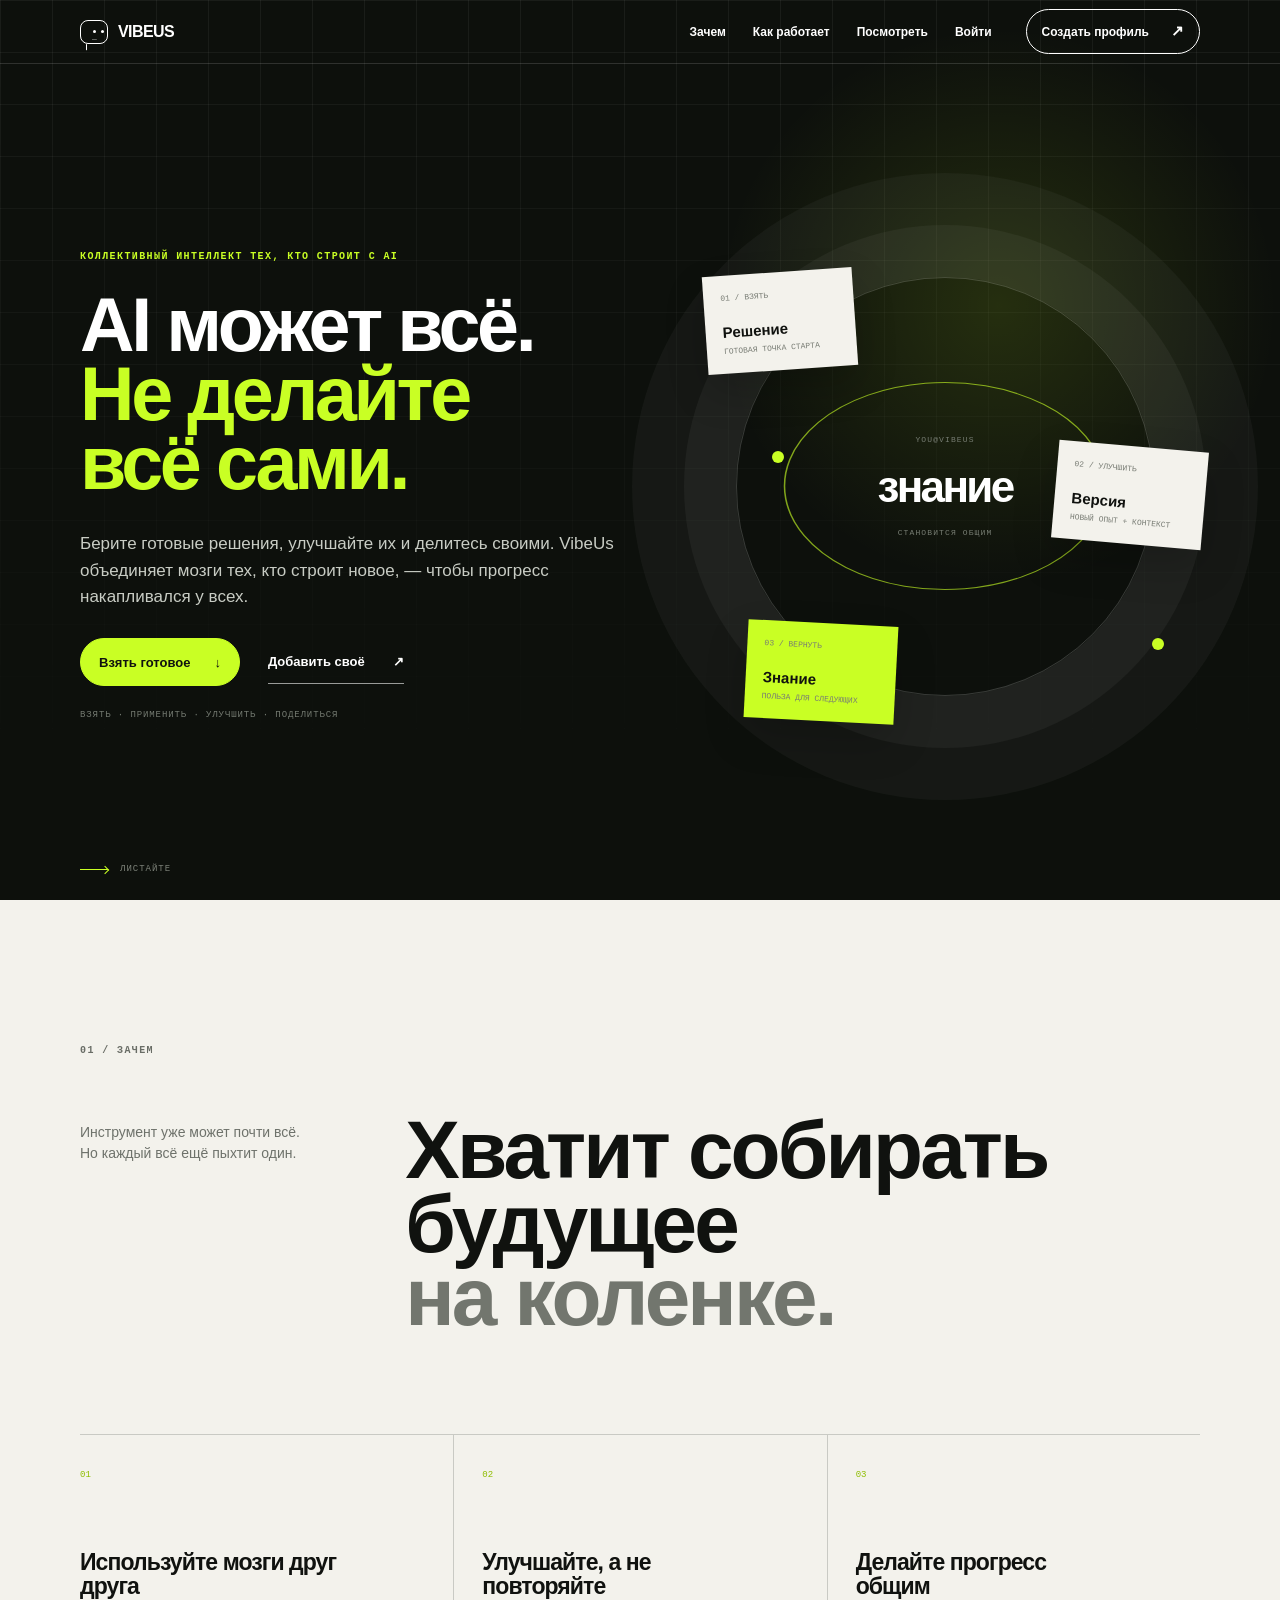
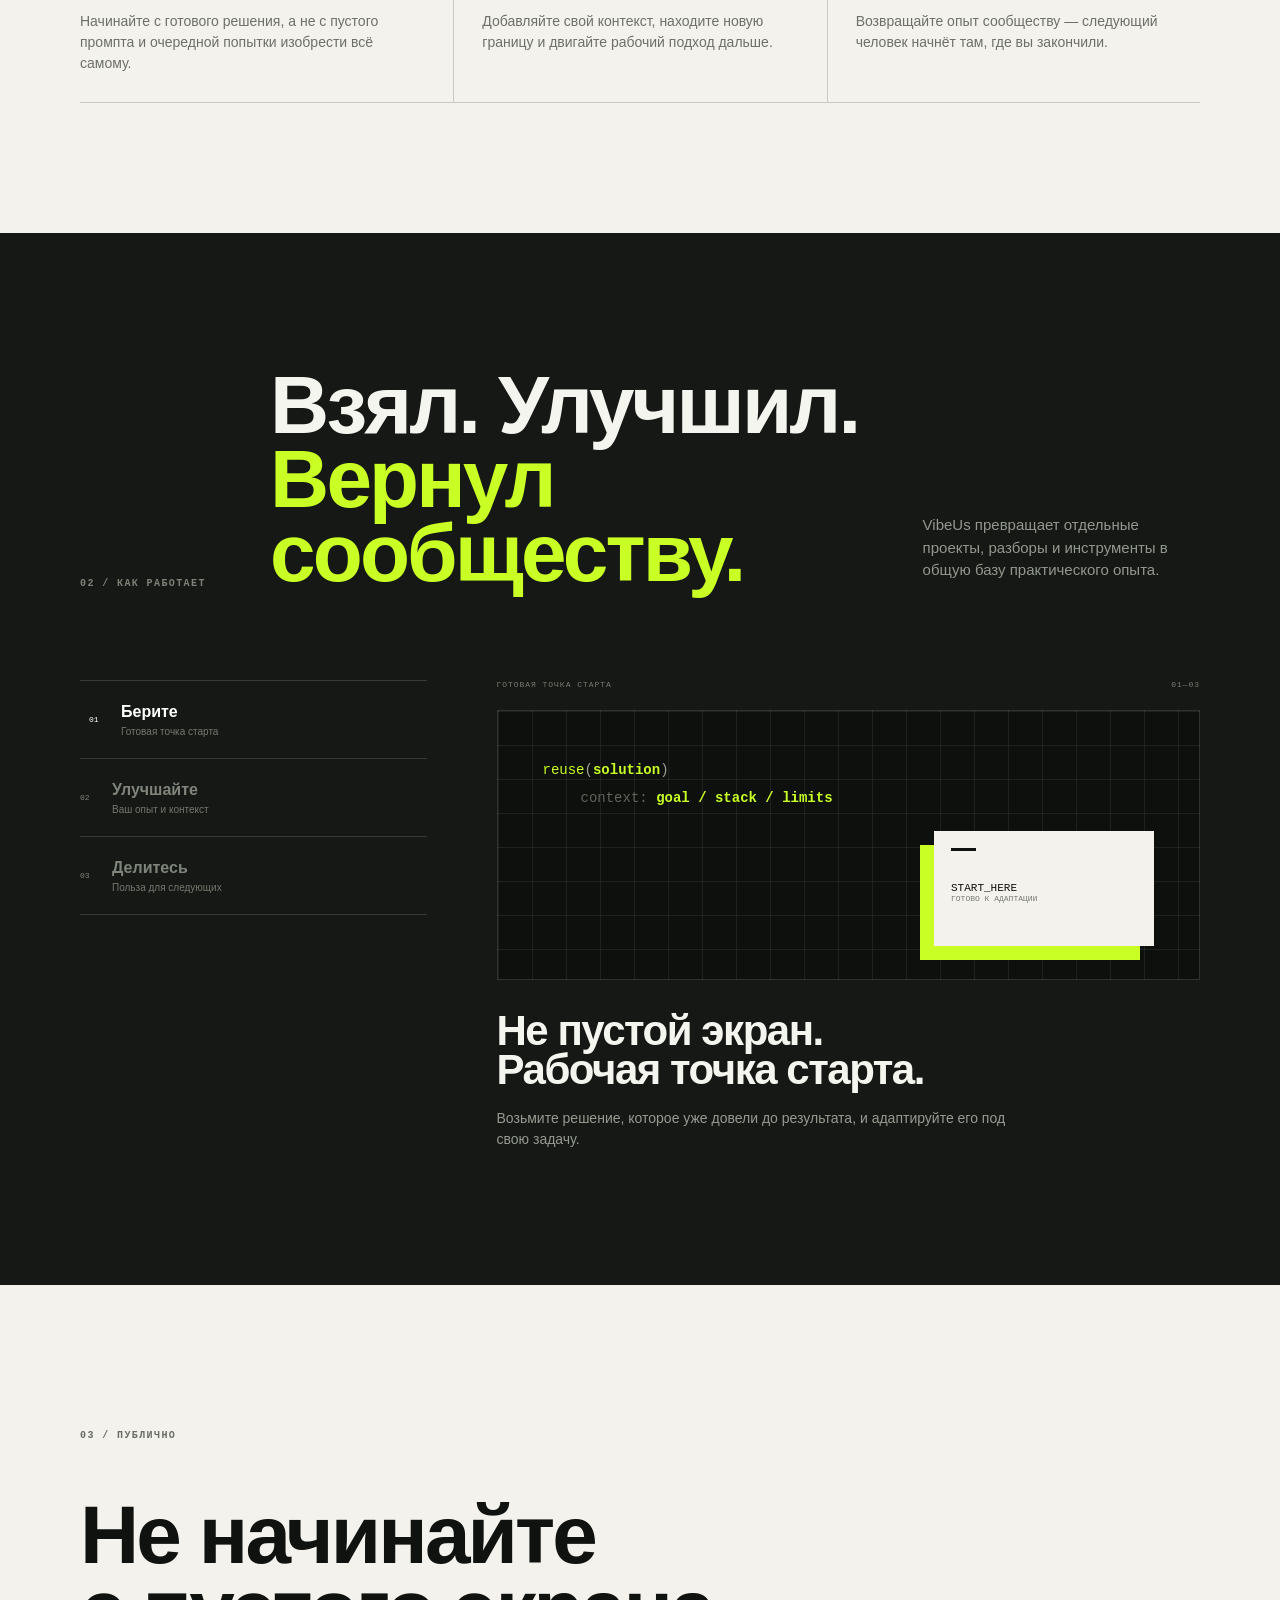
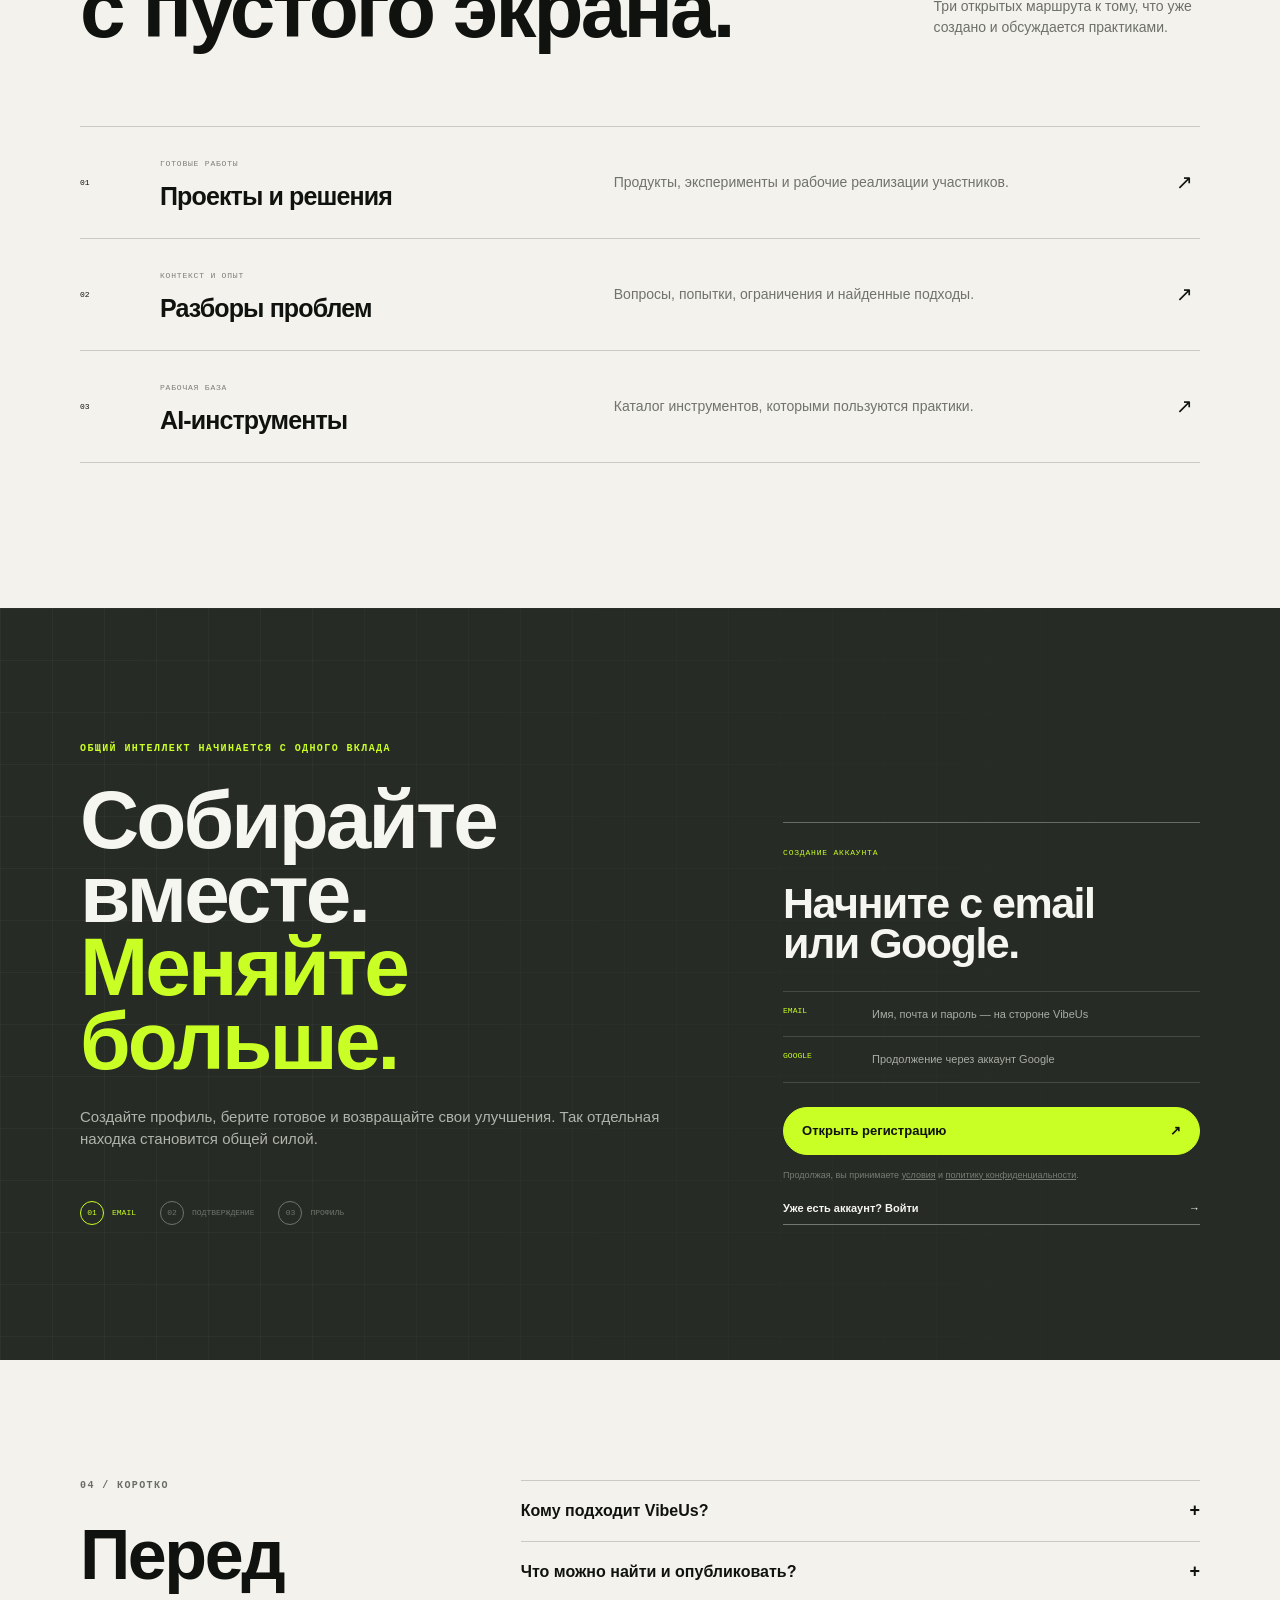
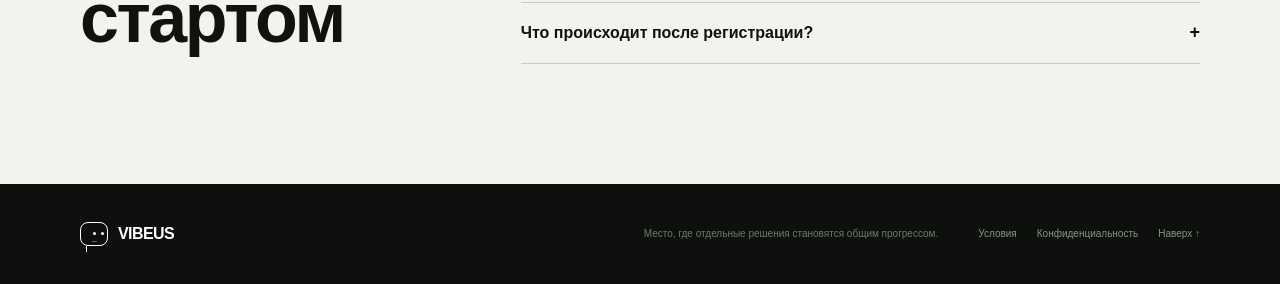
<file: index.html>
<!doctype html>
<html lang="ru">
<head>
  <meta charset="UTF-8">
  <meta name="viewport" content="width=device-width, initial-scale=1">
  <meta name="theme-color" content="#10120f">
  <meta name="description" content="VibeUs — коллективный интеллект тех, кто строит с AI. Берите готовые решения, улучшайте их и делитесь своими.">
  <title>VibeUs — AI может всё. Не делайте всё сами.</title>
  <link rel="stylesheet" href="styles.css">
</head>
<body>
  <a class="skip-link" href="#main">К содержанию</a>

  <header class="site-header" data-header>
    <a class="brand" href="#top" aria-label="VibeUs — на главную">
      <span class="brand-mark" aria-hidden="true"><i></i><b>_</b></span>
      <span>VIBEUS</span>
    </a>
    <nav class="desktop-nav" aria-label="Основная навигация">
      <a href="#why">Зачем</a>
      <a href="#how">Как работает</a>
      <a href="#explore">Посмотреть</a>
      <a href="https://vibeus.app/auth">Войти</a>
    </nav>
    <a class="header-cta" href="#join">Создать профиль <span aria-hidden="true">↗</span></a>
    <button class="menu-button" type="button" aria-expanded="false" aria-controls="mobile-menu" aria-label="Открыть меню">
      <span></span><span></span>
    </button>
    <div class="mobile-menu" id="mobile-menu" hidden>
      <nav aria-label="Мобильная навигация">
        <a href="#why">Зачем</a>
        <a href="#how">Как работает</a>
        <a href="#explore">Посмотреть VibeUs</a>
        <a href="https://vibeus.app/auth">Войти</a>
      </nav>
      <a class="button button-primary" href="#join">Создать профиль <span aria-hidden="true">↗</span></a>
    </div>
  </header>

  <main id="main">
    <section class="hero" id="top">
      <div class="hero-grid" aria-hidden="true"></div>
      <div class="hero-copy">
        <p class="eyebrow reveal">Коллективный интеллект тех, кто строит с AI</p>
        <h1 class="reveal">AI может всё.<br><em>Не делайте<br>всё сами.</em></h1>
        <p class="hero-lead reveal">Берите готовые решения, улучшайте их и делитесь своими. VibeUs объединяет мозги тех, кто строит новое, — чтобы прогресс накапливался у всех.</p>
        <div class="hero-actions reveal">
          <a class="button button-primary" href="#explore">Взять готовое <span aria-hidden="true">↓</span></a>
          <a class="text-link" href="#join">Добавить своё <span aria-hidden="true">↗</span></a>
        </div>
        <p class="hero-route reveal">Взять · Применить · Улучшить · Поделиться</p>
      </div>

      <div class="signal-stage reveal" aria-label="Путь проекта в VibeUs">
        <div class="signal-axis"></div>
        <div class="signal-core">
          <small>you@vibeus</small>
          <strong>знание</strong>
          <span>становится общим</span>
        </div>
        <article class="signal-note note-project"><span>01 / взять</span><b>Решение</b><small>готовая точка старта</small></article>
        <article class="signal-note note-discuss"><span>02 / улучшить</span><b>Версия</b><small>новый опыт + контекст</small></article>
        <article class="signal-note note-profile"><span>03 / вернуть</span><b>Знание</b><small>польза для следующих</small></article>
        <span class="signal-dot dot-a"></span><span class="signal-dot dot-b"></span>
      </div>
      <a class="scroll-cue" href="#why"><i></i>Листайте</a>
    </section>

    <section class="why section-shell" id="why" data-reveal>
      <div class="section-index">01 / Зачем</div>
      <div class="why-heading">
        <p>Инструмент уже может почти всё.<br>Но каждый всё ещё пыхтит один.</p>
        <h2>Хватит собирать<br>будущее<br><em>на коленке.</em></h2>
      </div>
      <div class="why-outcomes">
        <article><span>01</span><h3>Используйте мозги друг друга</h3><p>Начинайте с готового решения, а не с пустого промпта и очередной попытки изобрести всё самому.</p></article>
        <article><span>02</span><h3>Улучшайте, а не повторяйте</h3><p>Добавляйте свой контекст, находите новую границу и двигайте рабочий подход дальше.</p></article>
        <article><span>03</span><h3>Делайте прогресс общим</h3><p>Возвращайте опыт сообществу — следующий человек начнёт там, где вы закончили.</p></article>
      </div>
    </section>

    <section class="mechanism" id="how" data-reveal>
      <div class="section-shell mechanism-head">
        <div class="section-index light">02 / Как работает</div>
        <h2>Взял. Улучшил.<br><em>Вернул сообществу.</em></h2>
        <p>VibeUs превращает отдельные проекты, разборы и инструменты в общую базу практического опыта.</p>
      </div>
      <div class="section-shell mechanism-body">
        <div class="mechanism-nav" role="tablist" aria-label="Возможности VibeUs">
          <button class="active" type="button" role="tab" aria-selected="true" aria-controls="feature-panel" data-feature="publish"><span>01</span><b>Берите</b><small>Готовая точка старта</small></button>
          <button type="button" role="tab" aria-selected="false" aria-controls="feature-panel" data-feature="discuss"><span>02</span><b>Улучшайте</b><small>Ваш опыт и контекст</small></button>
          <button type="button" role="tab" aria-selected="false" aria-controls="feature-panel" data-feature="grow"><span>03</span><b>Делитесь</b><small>Польза для следующих</small></button>
        </div>
        <div class="feature-panel" id="feature-panel" role="tabpanel" tabindex="0">
          <div class="panel-meta"><span data-feature-kicker>Готовая точка старта</span><span data-feature-count>01—03</span></div>
          <div class="panel-canvas">
            <div class="code-line"><span>reuse</span>(<b data-feature-code>solution</b>)</div>
            <div class="code-line muted">context: <b data-feature-context>goal / stack / limits</b></div>
            <div class="project-sheet"><i></i><strong data-feature-sheet>START_HERE</strong><span data-feature-status>готово к адаптации</span></div>
          </div>
          <h3 data-feature-title>Не пустой экран.<br>Рабочая точка старта.</h3>
          <p data-feature-copy>Возьмите решение, которое уже довели до результата, и адаптируйте его под свою задачу.</p>
        </div>
      </div>
    </section>

    <section class="explore section-shell" id="explore" data-reveal>
      <div class="section-index">03 / Публично</div>
      <div class="explore-heading">
        <h2>Не начинайте<br>с пустого экрана.</h2>
        <p>Три открытых маршрута к тому, что уже создано и обсуждается практиками.</p>
      </div>
      <div class="route-list">
        <a href="https://vibeus.app/projects"><span>01</span><div><small>Готовые работы</small><h3>Проекты и решения</h3></div><p>Продукты, эксперименты и рабочие реализации участников.</p><i>↗</i></a>
        <a href="https://vibeus.app/discussions"><span>02</span><div><small>Контекст и опыт</small><h3>Разборы проблем</h3></div><p>Вопросы, попытки, ограничения и найденные подходы.</p><i>↗</i></a>
        <a href="https://vibeus.app/tools"><span>03</span><div><small>Рабочая база</small><h3>AI-инструменты</h3></div><p>Каталог инструментов, которыми пользуются практики.</p><i>↗</i></a>
      </div>
    </section>

    <section class="join" id="join" data-reveal>
      <div class="join-grid" aria-hidden="true"></div>
      <div class="section-shell join-inner">
        <div class="join-copy">
          <p class="eyebrow">Общий интеллект начинается с одного вклада</p>
          <h2>Собирайте вместе.<br><em>Меняйте больше.</em></h2>
          <p>Создайте профиль, берите готовое и возвращайте свои улучшения. Так отдельная находка становится общей силой.</p>
          <div class="join-steps" aria-label="Этапы регистрации"><span class="active"><i>01</i>Email</span><span><i>02</i>Подтверждение</span><span><i>03</i>Профиль</span></div>
        </div>
        <div class="join-action">
          <p>Создание аккаунта</p>
          <h3>Начните с email<br>или Google.</h3>
          <dl><div><dt>Email</dt><dd>Имя, почта и пароль — на стороне VibeUs</dd></div><div><dt>Google</dt><dd>Продолжение через аккаунт Google</dd></div></dl>
          <a class="button button-primary" href="https://vibeus.app/auth?mode=register">Открыть регистрацию <span aria-hidden="true">↗</span></a>
          <small>Продолжая, вы принимаете <a href="https://vibeus.app/terms">условия</a> и <a href="https://vibeus.app/privacy">политику конфиденциальности</a>.</small>
          <a class="login-link" href="https://vibeus.app/auth">Уже есть аккаунт? Войти <span>→</span></a>
        </div>
      </div>
    </section>

    <section class="faq section-shell" id="faq" data-reveal>
      <div><div class="section-index">04 / Коротко</div><h2>Перед<br>стартом</h2></div>
      <div class="faq-list">
        <article><button type="button" aria-expanded="false"><span>Кому подходит VibeUs?</span><i>+</i></button><div><p>Тем, кто строит с AI и хочет опираться на опыт сообщества, а не каждый раз собирать решение в одиночку.</p></div></article>
        <article><button type="button" aria-expanded="false"><span>Что можно найти и опубликовать?</span><i>+</i></button><div><p>Проекты, рабочие решения, вопросы, эксперименты и разборы — с достаточным контекстом, чтобы опыт можно было применить.</p></div></article>
        <article><button type="button" aria-expanded="false"><span>Что происходит после регистрации?</span><i>+</i></button><div><p>Вы подтверждаете email, настраиваете имя, username, описание и интересы, затем выбираете авторов и формируете свою ленту.</p></div></article>
      </div>
    </section>
  </main>

  <footer class="site-footer">
    <a class="brand" href="#top"><span class="brand-mark" aria-hidden="true"><i></i><b>_</b></span><span>VIBEUS</span></a>
    <p>Место, где отдельные решения становятся общим прогрессом.</p>
    <nav aria-label="Ссылки в подвале"><a href="https://vibeus.app/terms">Условия</a><a href="https://vibeus.app/privacy">Конфиденциальность</a><a href="#top">Наверх ↑</a></nav>
  </footer>
  <script src="app.js"></script>
</body>
</html>
</file>
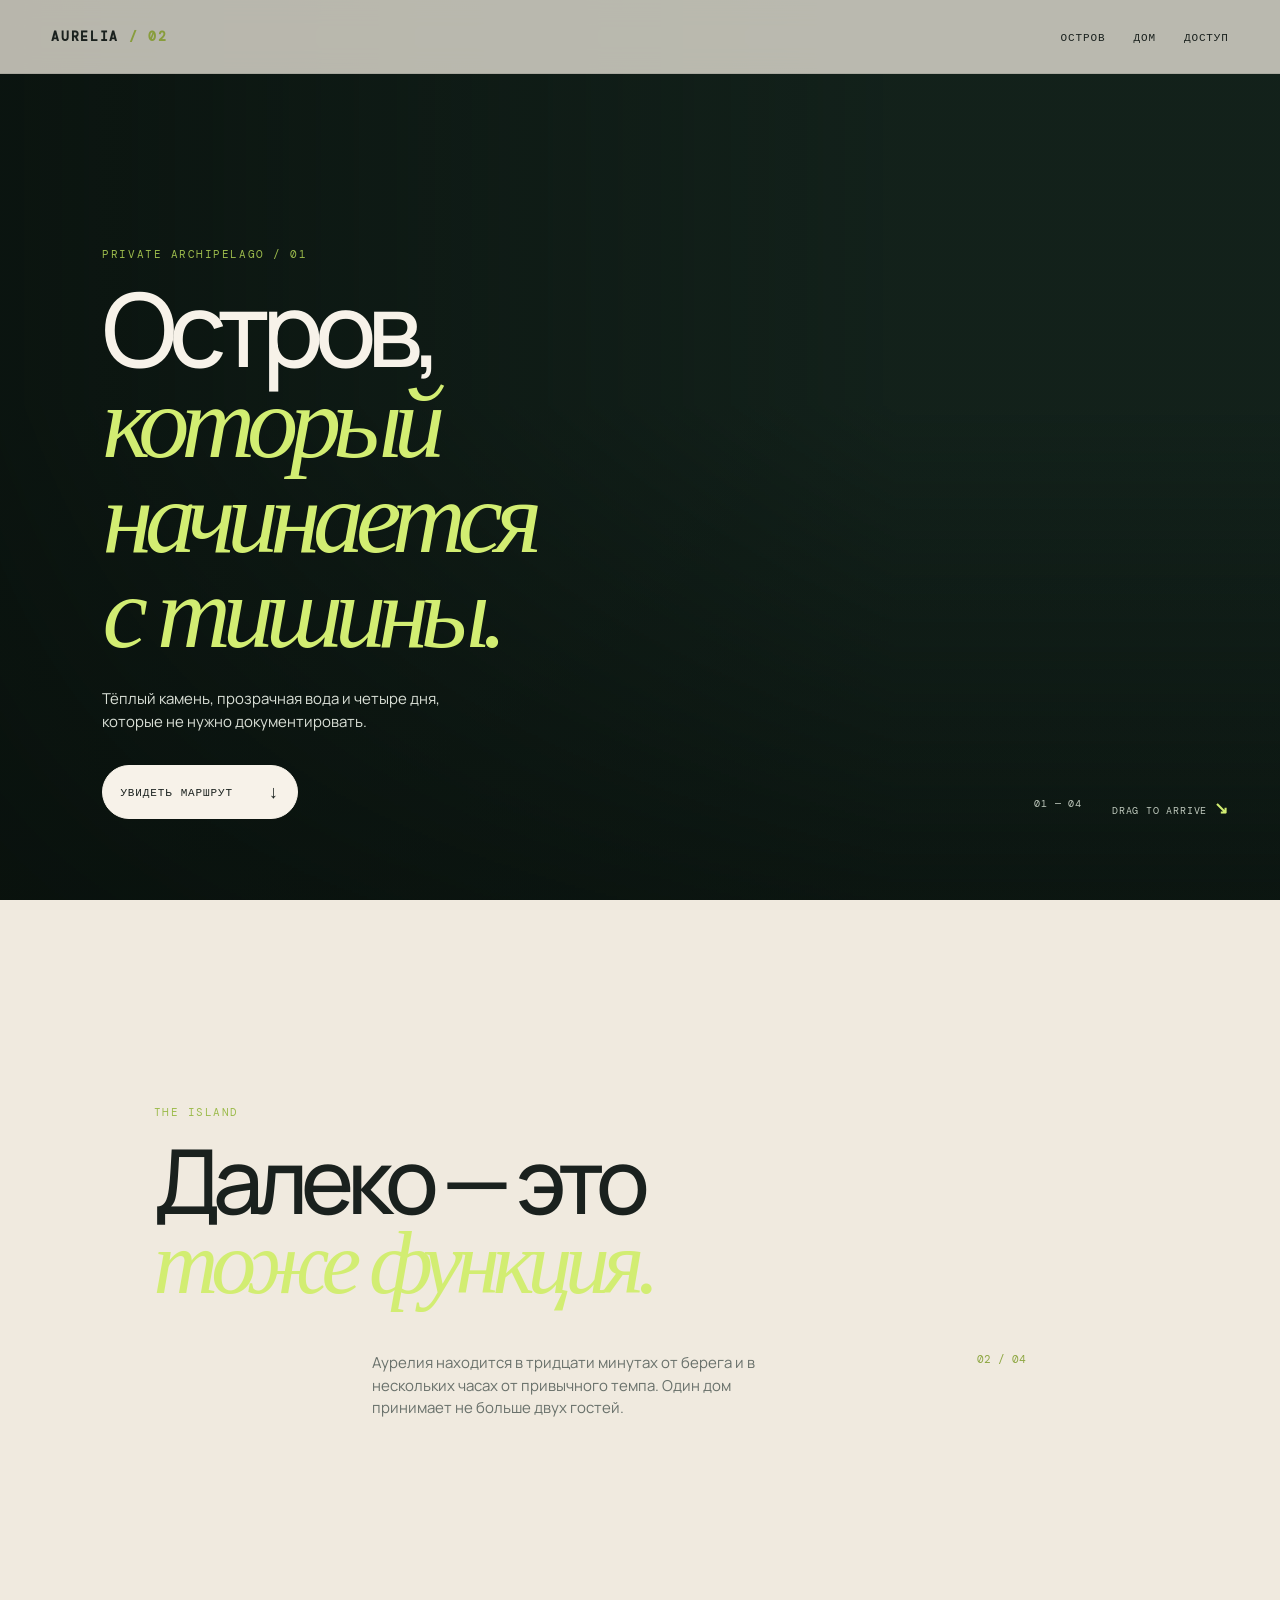
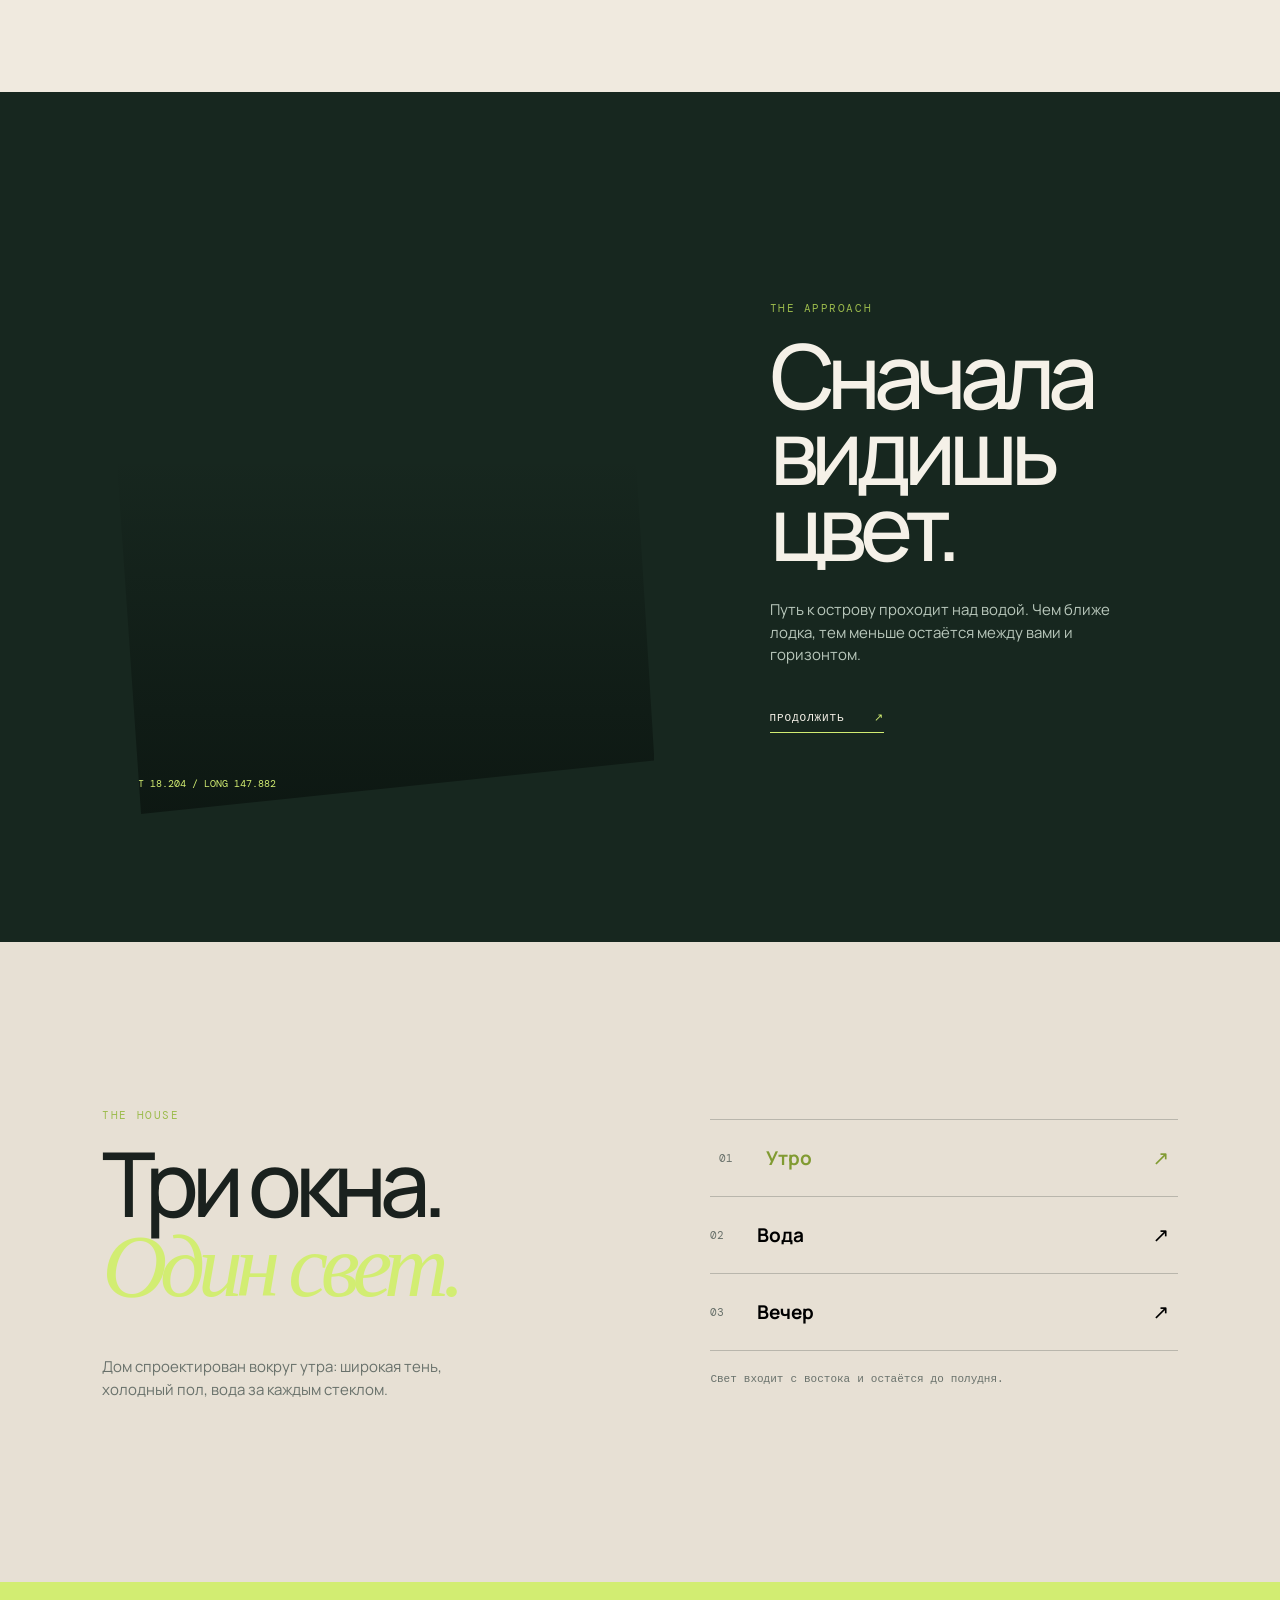
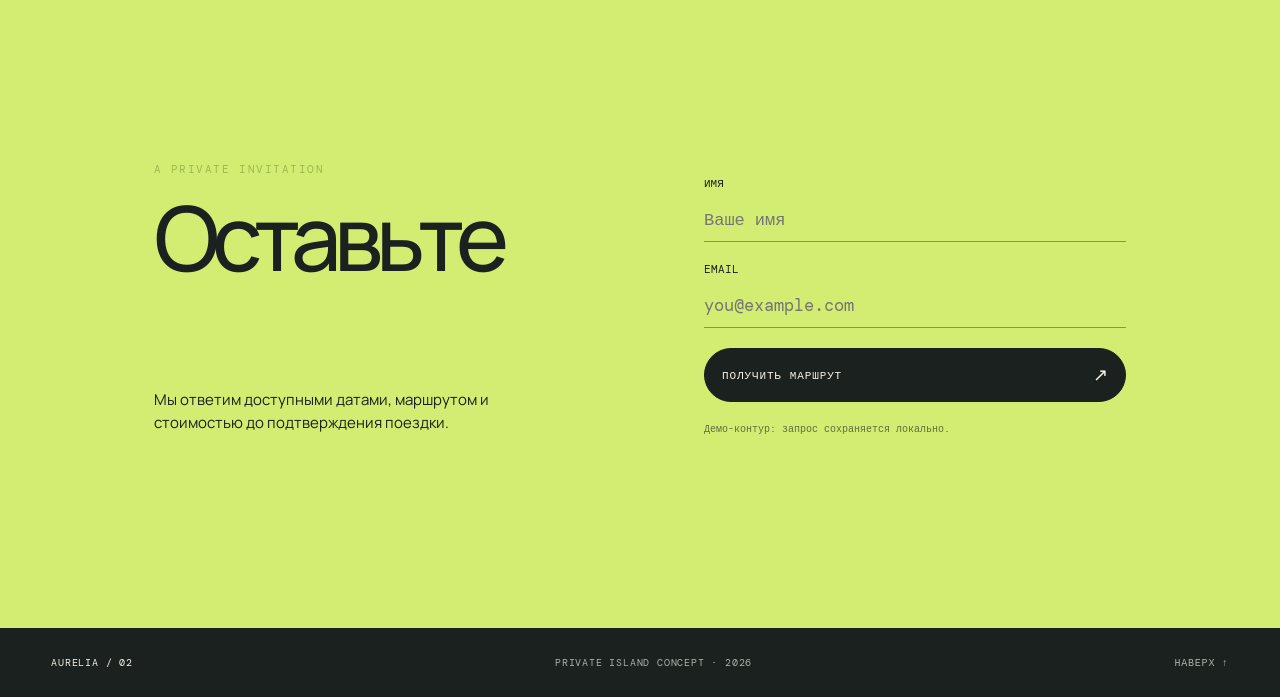
<file: AURELIA-ISLE/index.html>
<!doctype html>
<html lang="ru">
<head><meta charset="UTF-8"><meta name="viewport" content="width=device-width,initial-scale=1"><meta name="theme-color" content="#f0eadf"><title>AURELIA — остров, который начинается с тишины</title><link rel="preconnect" href="https://fonts.googleapis.com"><link rel="preconnect" href="https://fonts.gstatic.com" crossorigin><link href="https://fonts.googleapis.com/css2?family=DM+Mono:wght@400;500&family=Manrope:wght@400;500;600;700&display=swap" rel="stylesheet"><link rel="stylesheet" href="styles.css"></head>
<body>
<header class="header"><a class="brand" href="#top">AURELIA <span>/ 02</span></a><nav id="nav"><a href="#island">Остров</a><a href="#house">Дом</a><a href="#contact">Доступ</a></nav><button id="menu" class="menu" aria-label="Меню" aria-expanded="false">☰</button></header>
<main id="top">
<section class="hero" data-reveal="hero"><div class="hero-photo"></div><div class="hero-shade"></div><div class="hero-copy"><p class="eyebrow">PRIVATE ARCHIPELAGO / 01</p><h1>Остров,<br><em>который начинается<br>с тишины.</em></h1><p>Тёплый камень, прозрачная вода и четыре дня, которые не нужно документировать.</p><a class="button light" href="#island">Увидеть маршрут <span>↓</span></a></div><div class="hero-index"><span>01 — 04</span><span>DRAG TO ARRIVE <b>↘</b></span></div></section>
<section class="intro" id="island" data-reveal><p class="eyebrow">THE ISLAND</p><h2>Далеко — это<br><em>тоже функция.</em></h2><div class="intro-foot"><p>Аурелия находится в тридцати минутах от берега и в нескольких часах от привычного темпа. Один дом принимает не больше двух гостей.</p><span>02 / 04</span></div></section>
<section class="journey" data-reveal><div class="journey-media"><div class="media-image"></div><div class="media-marker">LAT 18.204 / LONG 147.882</div></div><div class="journey-copy"><p class="eyebrow">THE APPROACH</p><h2>Сначала<br>видишь цвет.</h2><p>Путь к острову проходит над водой. Чем ближе лодка, тем меньше остаётся между вами и горизонтом.</p><a class="text-link" href="#house">Продолжить <span>↗</span></a></div></section>
<section class="house" id="house" data-reveal><div><p class="eyebrow">THE HOUSE</p><h2>Три окна.<br><em>Один свет.</em></h2><p>Дом спроектирован вокруг утра: широкая тень, холодный пол, вода за каждым стеклом.</p></div><div class="house-list"><button class="house-item active" data-message="Свет входит с востока и остаётся до полудня."><span>01</span><b>Утро</b><i>↗</i></button><button class="house-item" data-message="Вода начинается прямо за террасой — без ограждений."><span>02</span><b>Вода</b><i>↗</i></button><button class="house-item" data-message="После заката дом остаётся только с огнём и тишиной."><span>03</span><b>Вечер</b><i>↗</i></button><p id="house-message" role="status">Свет входит с востока и остаётся до полудня.</p></div></section>
<section class="contact" id="contact" data-reveal><div><p class="eyebrow">A PRIVATE INVITATION</p><h2>Оставьте<br><em>координаты.</em></h2><p>Мы ответим доступными датами, маршрутом и стоимостью до подтверждения поездки.</p></div><form id="form"><label>Имя<input name="name" required placeholder="Ваше имя" autocomplete="name"></label><label>Email<input name="email" type="email" required placeholder="you@example.com" autocomplete="email"></label><button class="button dark" type="submit">Получить маршрут <span>↗</span></button><p class="status" id="status" role="status">Демо-контур: запрос сохраняется локально.</p></form></section>
</main><footer><span>AURELIA / 02</span><span>Private island concept · 2026</span><a href="#top">Наверх ↑</a></footer><script src="app.js"></script>
</body></html>
</file>
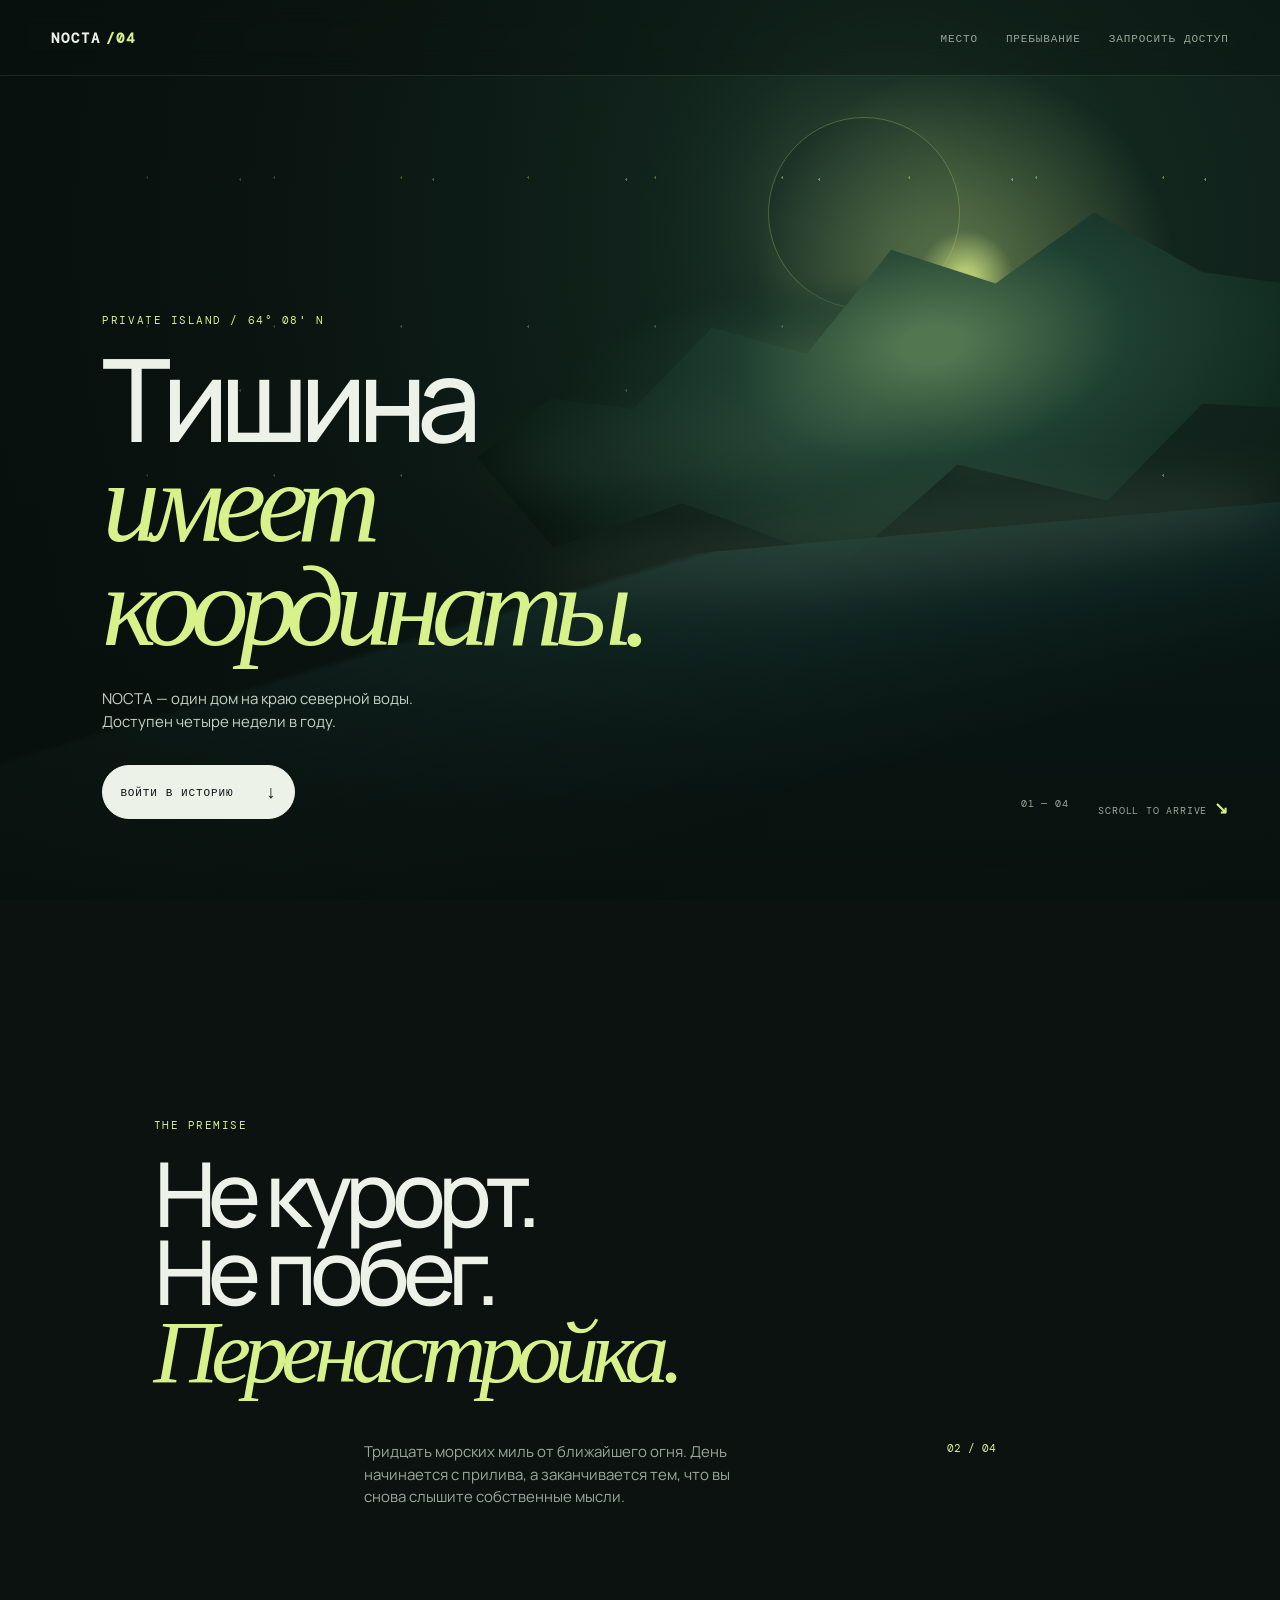
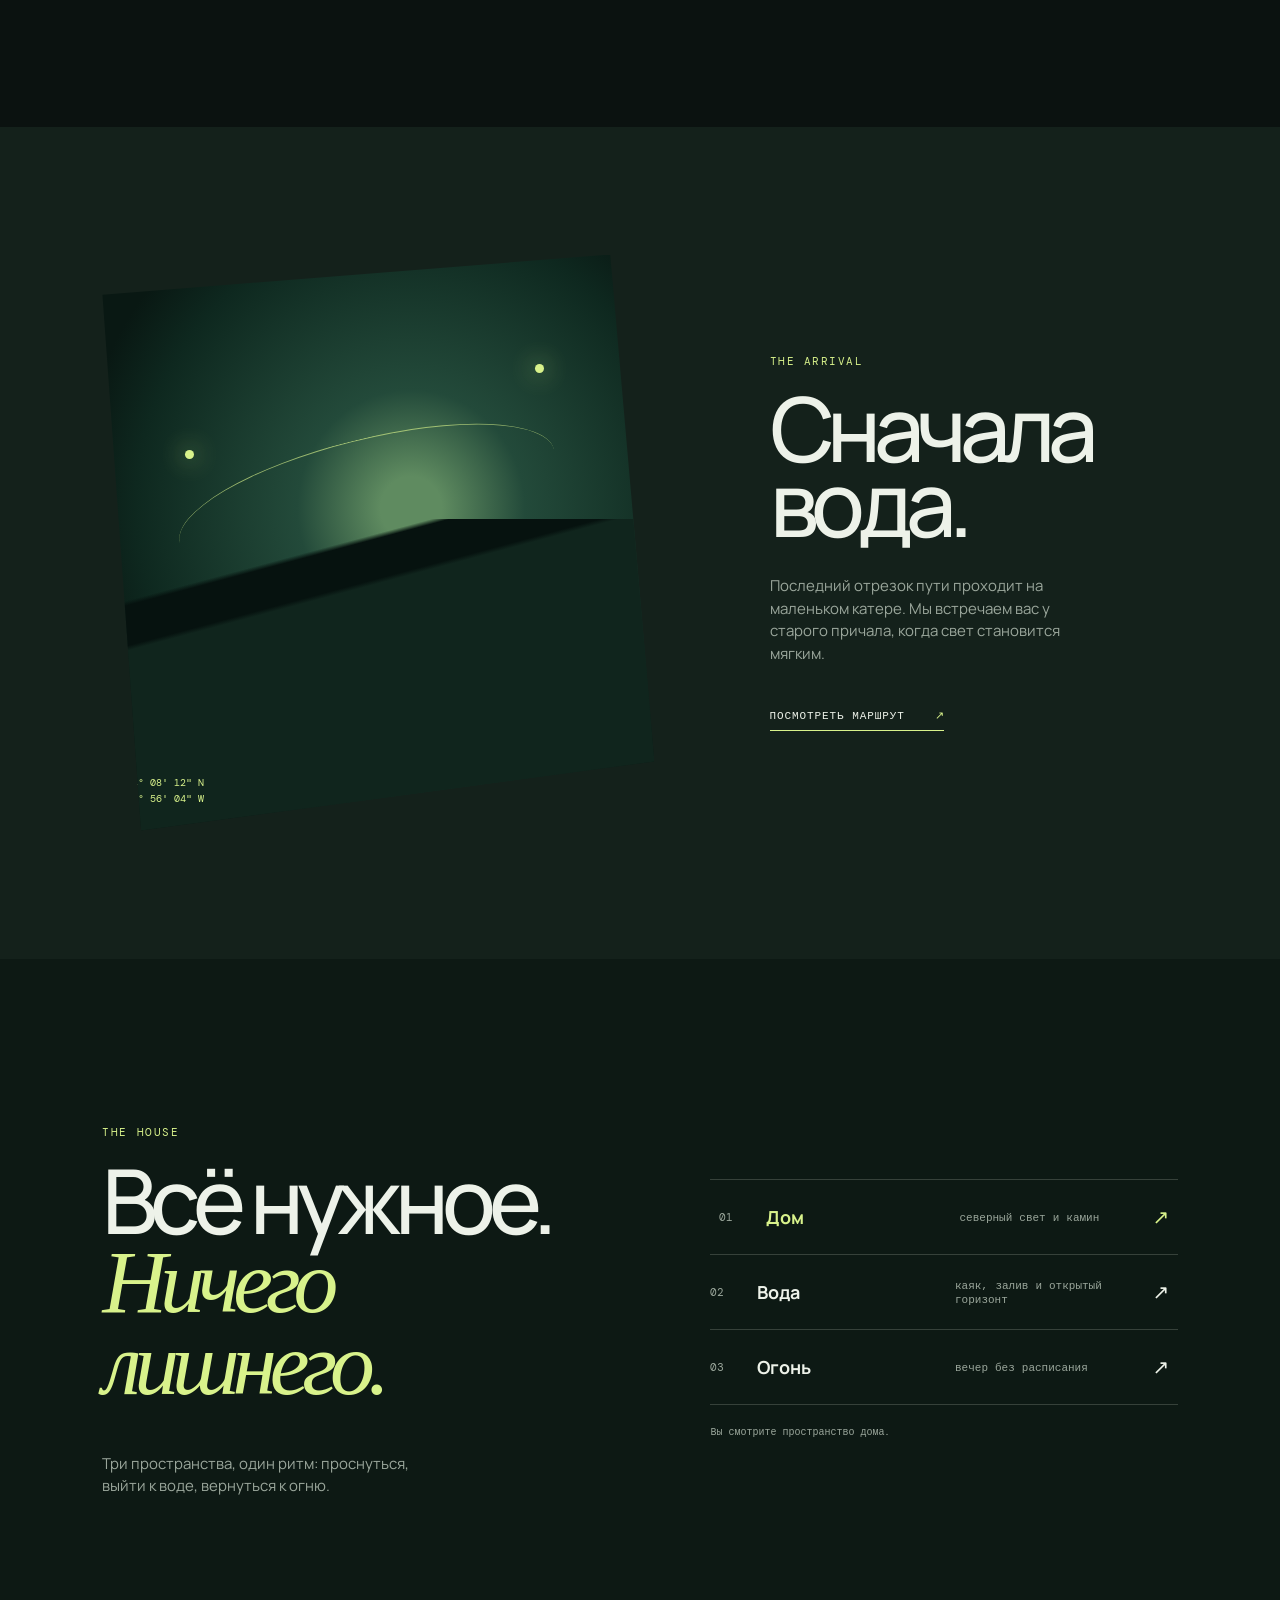
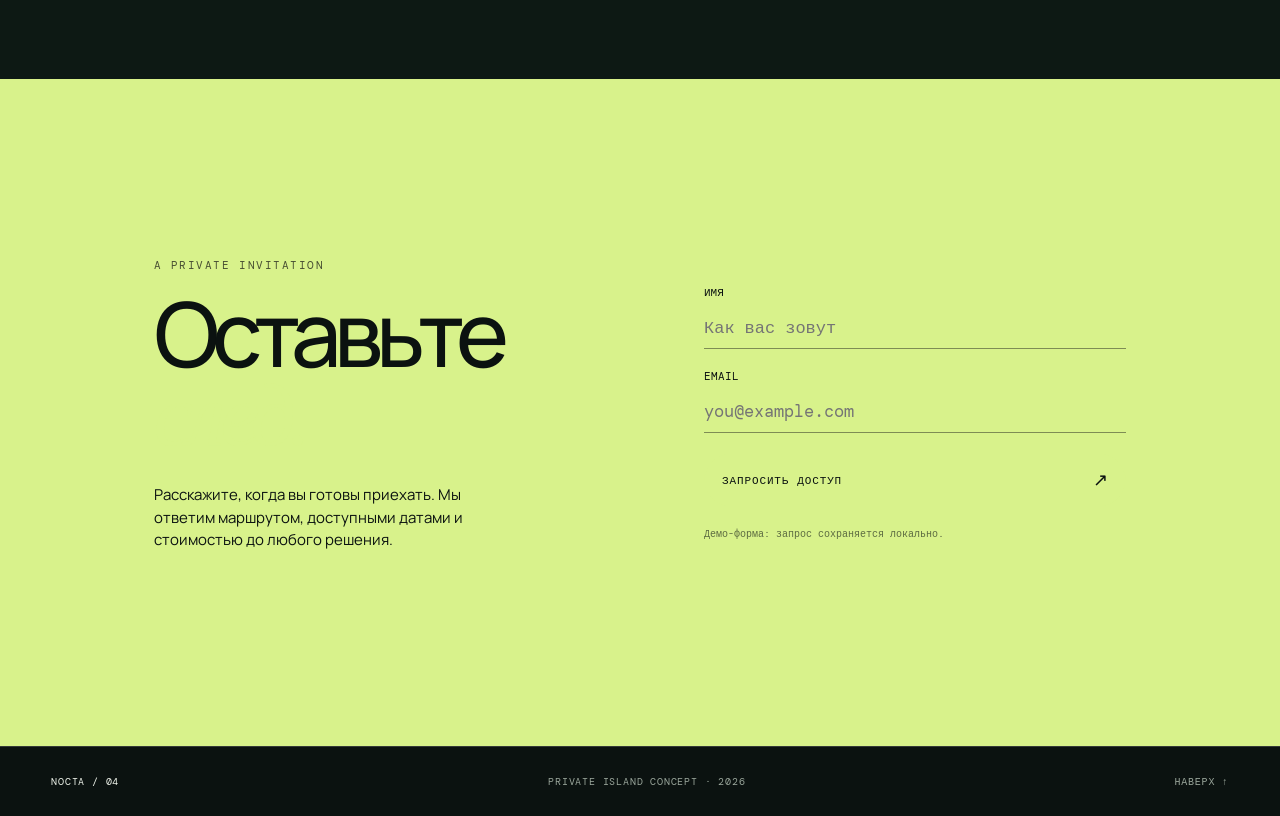
<file: NOCTA-ISLE/index.html>
<!doctype html>
<html lang="ru">
<head>
  <meta charset="UTF-8"><meta name="viewport" content="width=device-width,initial-scale=1"><meta name="theme-color" content="#101b18">
  <title>NOCTA — остров вне маршрута</title>
  <link rel="preconnect" href="https://fonts.googleapis.com"><link rel="preconnect" href="https://fonts.gstatic.com" crossorigin>
  <link href="https://fonts.googleapis.com/css2?family=DM+Mono:wght@400;500&family=Manrope:wght@400;500;600;700&display=swap" rel="stylesheet"><link rel="stylesheet" href="styles.css">
</head>
<body>
  <header class="header"><a class="brand" href="#top">NOCTA<span>/04</span></a><nav id="nav"><a href="#story">Место</a><a href="#stay">Пребывание</a><a href="#contact">Запросить доступ</a></nav><button class="menu" id="menu" aria-label="Меню" aria-expanded="false">☰</button></header>
  <main id="top">
    <section class="hero" data-reveal="hero"><div class="sky"><span class="halo"></span><span class="moon"></span><span class="stars"></span><span class="ridge ridge-back"></span><span class="ridge ridge-front"></span><span class="water"></span><span class="fog fog-a"></span><span class="fog fog-b"></span></div><div class="hero-copy"><p class="eyebrow">PRIVATE ISLAND / 64° 08' N</p><h1>Тишина<br><em>имеет координаты.</em></h1><p>NOCTA — один дом на краю северной воды. Доступен четыре недели в году.</p><a class="button light" href="#story">Войти в историю <span>↓</span></a></div><div class="hero-bottom"><span>01 — 04</span><span>SCROLL TO ARRIVE <b>↘</b></span></div></section>
    <section class="manifesto" id="story" data-reveal><p class="eyebrow">THE PREMISE</p><h2>Не курорт.<br>Не побег.<br><em>Перенастройка.</em></h2><div class="manifesto-meta"><p>Тридцать морских миль от ближайшего огня. День начинается с прилива, а заканчивается тем, что вы снова слышите собственные мысли.</p><span>02 / 04</span></div></section>
    <section class="arrival" data-reveal><div class="arrival-visual"><span class="route-line"></span><span class="route-dot dot-a"></span><span class="route-dot dot-b"></span><span class="arrival-coordinates">64° 08' 12" N<br>21° 56' 04" W</span></div><div class="arrival-copy"><p class="eyebrow">THE ARRIVAL</p><h2>Сначала<br>вода.</h2><p>Последний отрезок пути проходит на маленьком катере. Мы встречаем вас у старого причала, когда свет становится мягким.</p><a class="text-link" href="#stay">Посмотреть маршрут <span>↗</span></a></div></section>
    <section class="stay" id="stay" data-reveal><div class="stay-intro"><p class="eyebrow">THE HOUSE</p><h2>Всё нужное.<br><em>Ничего лишнего.</em></h2><p>Три пространства, один ритм: проснуться, выйти к воде, вернуться к огню.</p></div><div class="stay-list"><button class="stay-item active" data-stay="house"><span>01</span><b>Дом</b><small>северный свет и камин</small><i>↗</i></button><button class="stay-item" data-stay="water"><span>02</span><b>Вода</b><small>каяк, залив и открытый горизонт</small><i>↗</i></button><button class="stay-item" data-stay="fire"><span>03</span><b>Огонь</b><small>вечер без расписания</small><i>↗</i></button><p class="stay-status" id="stay-status" role="status">Вы смотрите пространство дома.</p></div></section>
    <section class="contact" id="contact" data-reveal><div><p class="eyebrow">A PRIVATE INVITATION</p><h2>Оставьте<br><em>след.</em></h2><p>Расскажите, когда вы готовы приехать. Мы ответим маршрутом, доступными датами и стоимостью до любого решения.</p></div><form id="contact-form"><label>Имя<input name="name" required placeholder="Как вас зовут" autocomplete="name"></label><label>Email<input name="email" required type="email" placeholder="you@example.com" autocomplete="email"></label><button class="button acid" type="submit">Запросить доступ <span>↗</span></button><p class="form-status" id="form-status" role="status">Демо-форма: запрос сохраняется локально.</p></form></section>
  </main>
  <footer><span>NOCTA / 04</span><span>Private island concept · 2026</span><a href="#top">Наверх ↑</a></footer>
  <script src="app.js"></script>
</body>
</html>
</file>
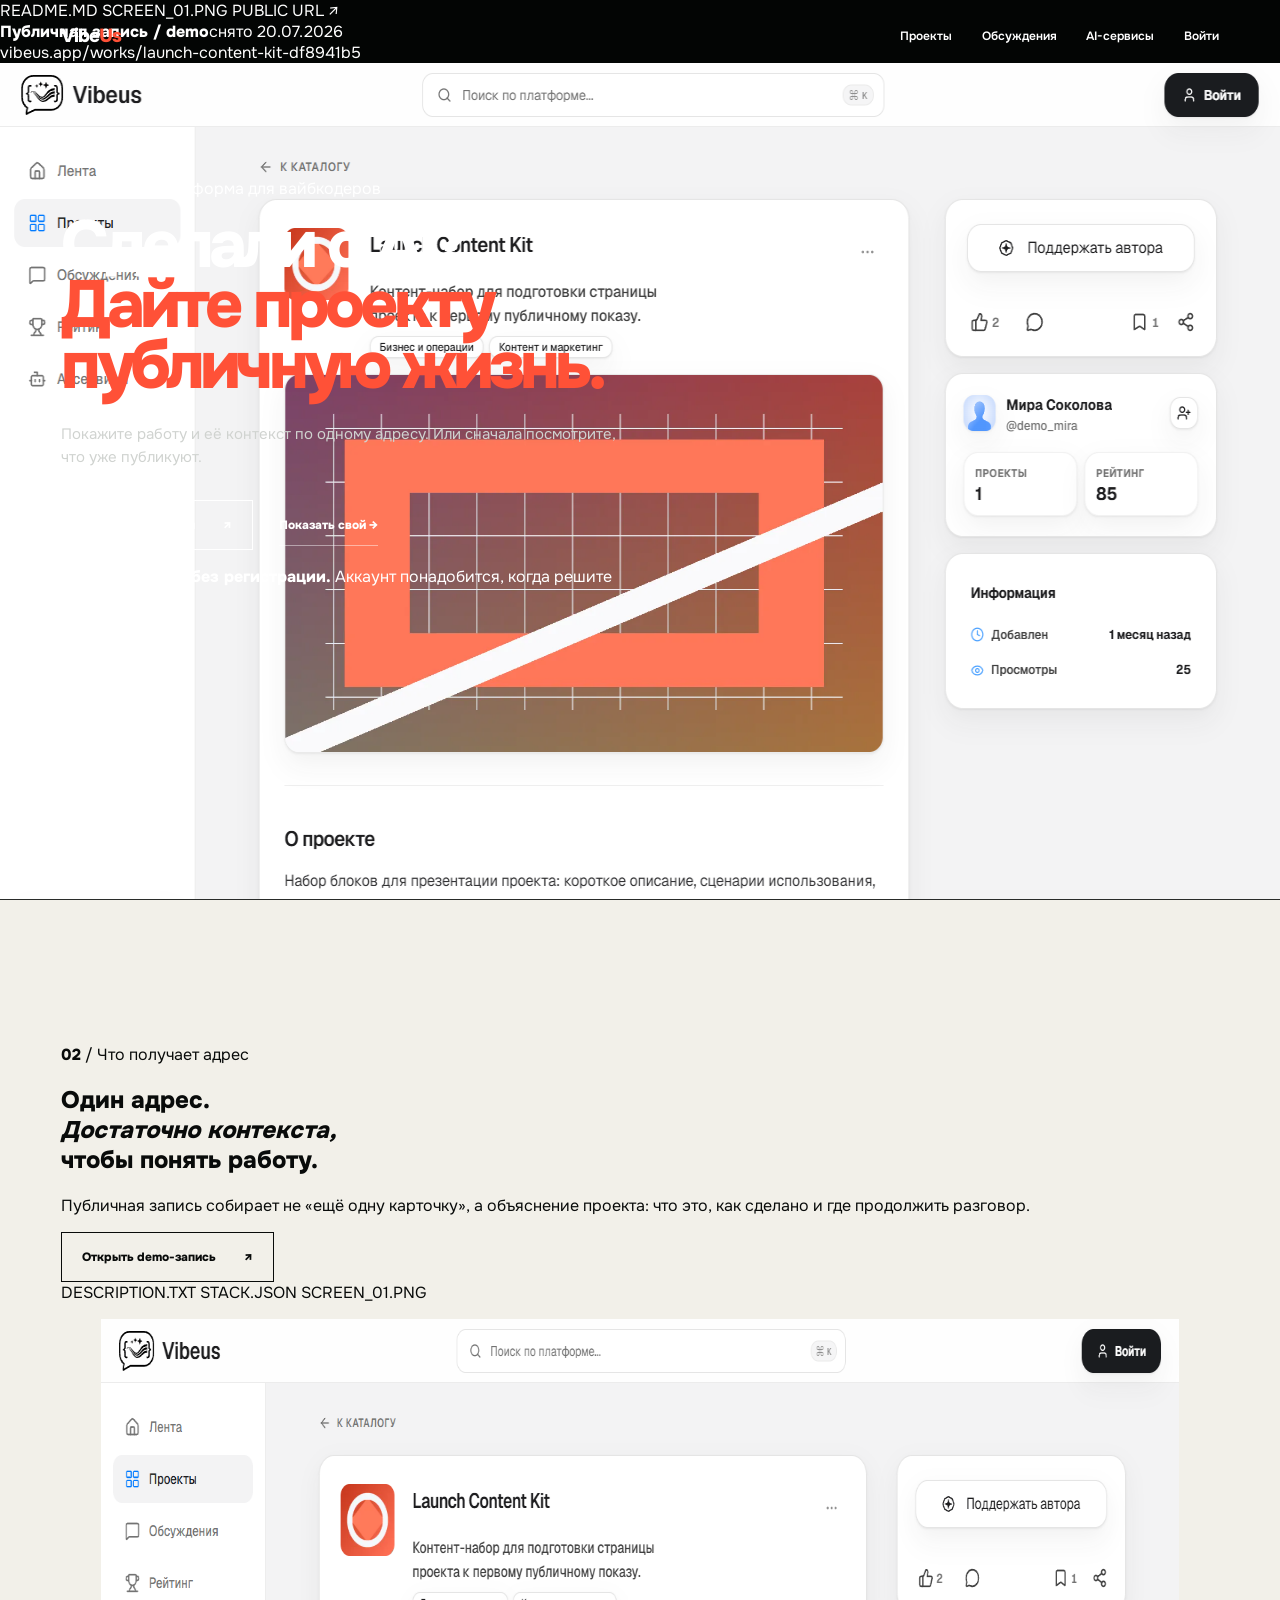
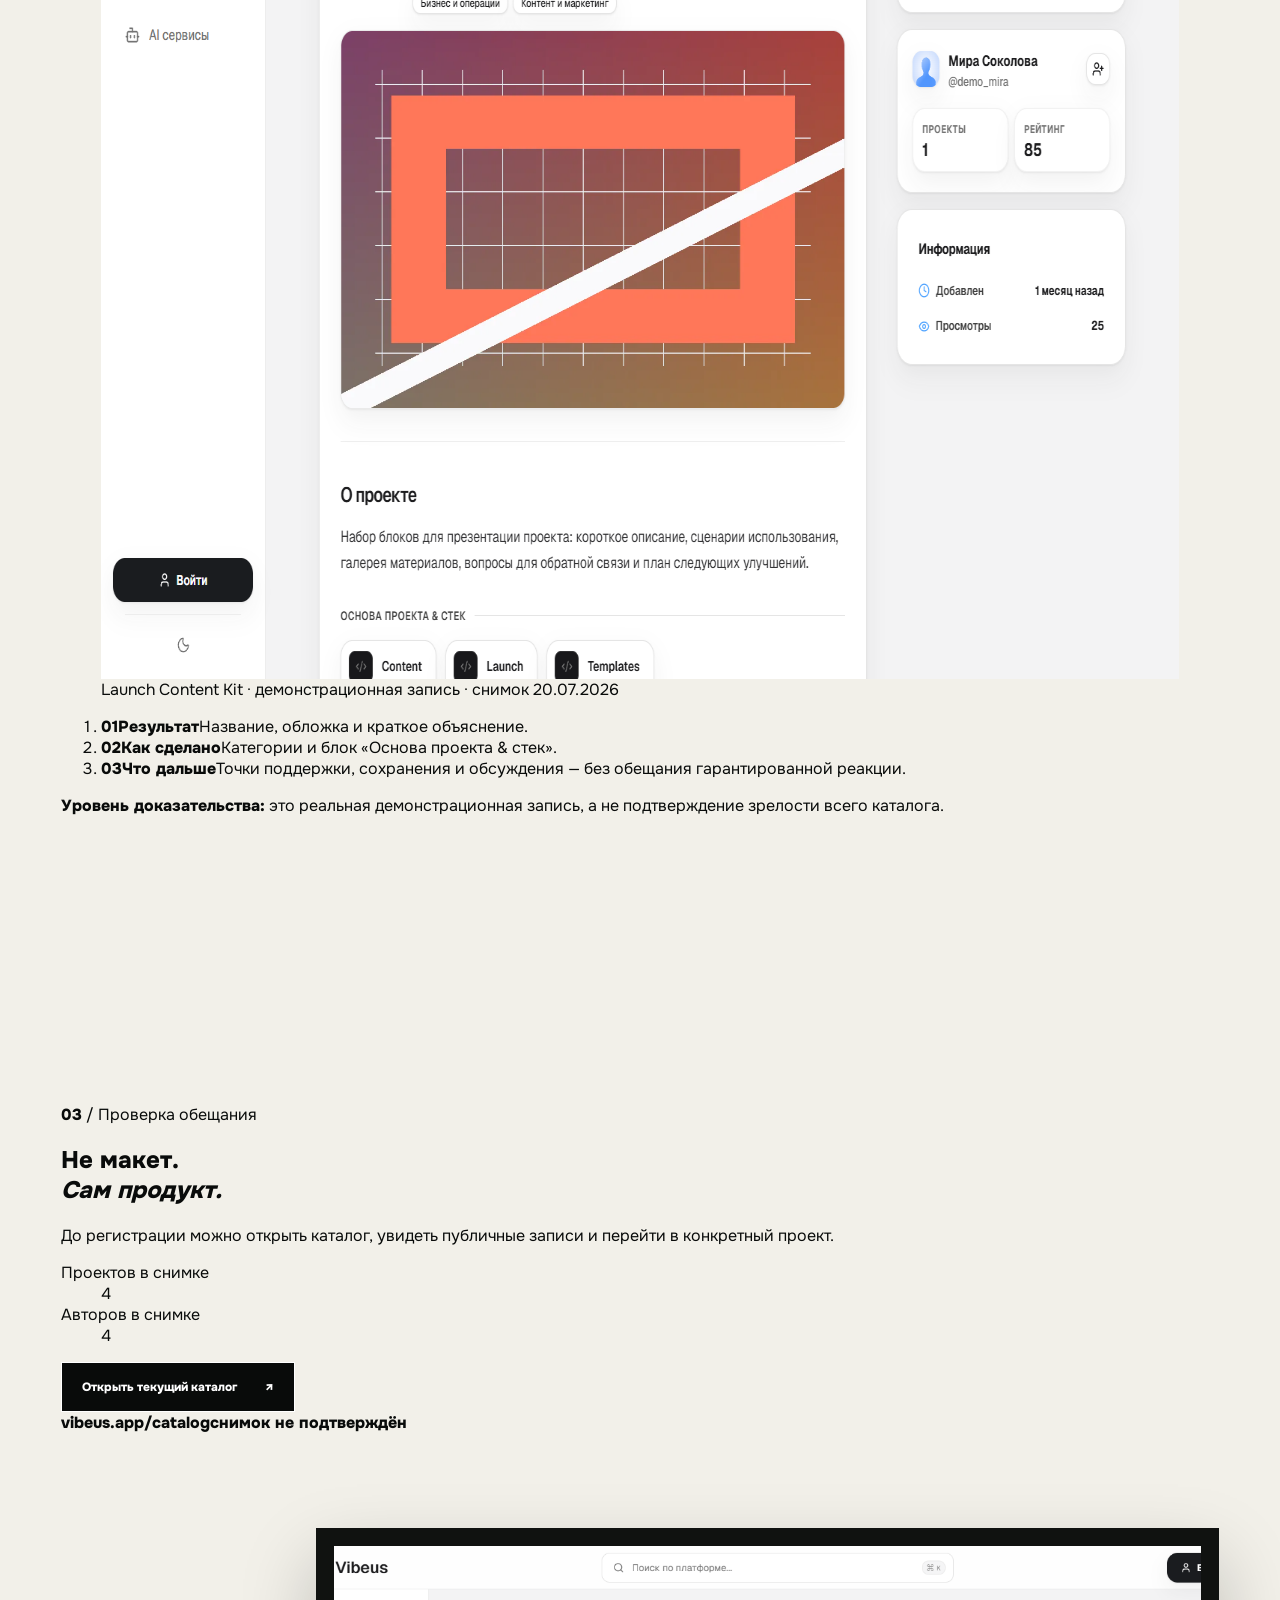
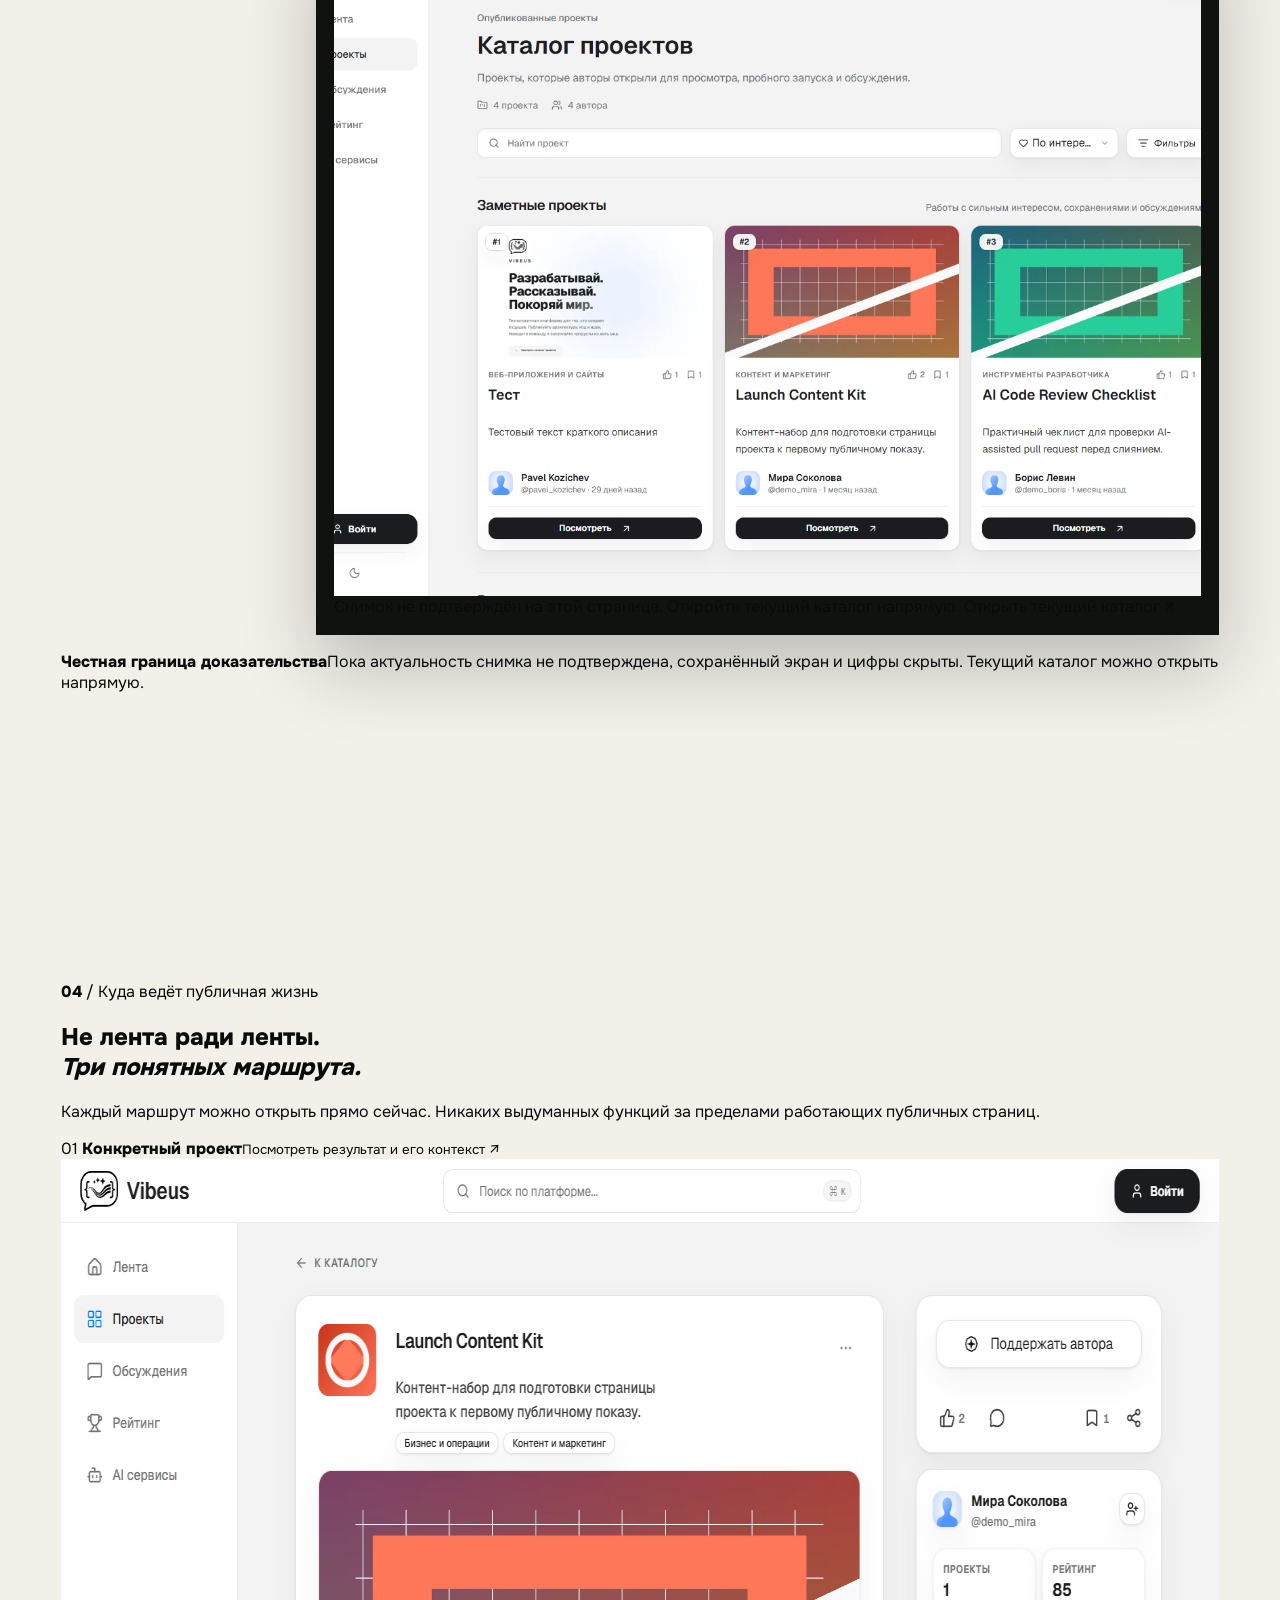
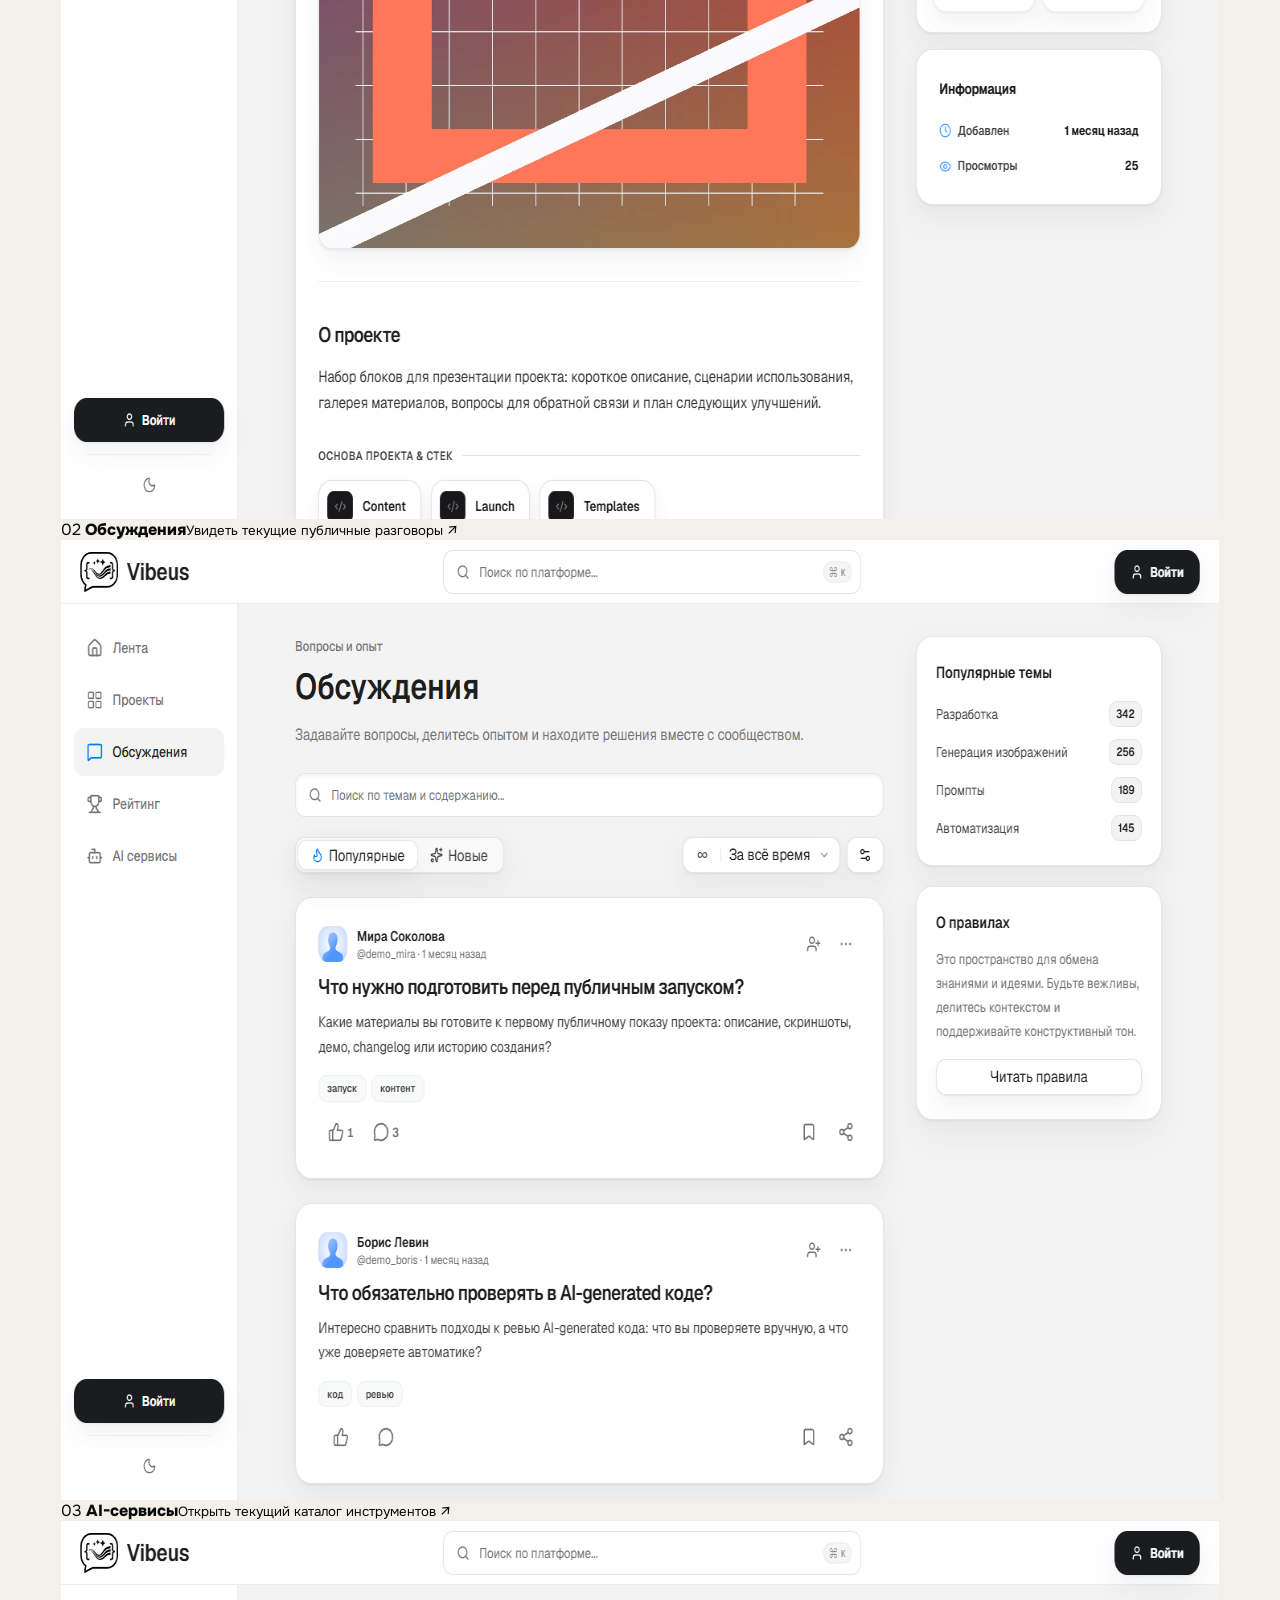
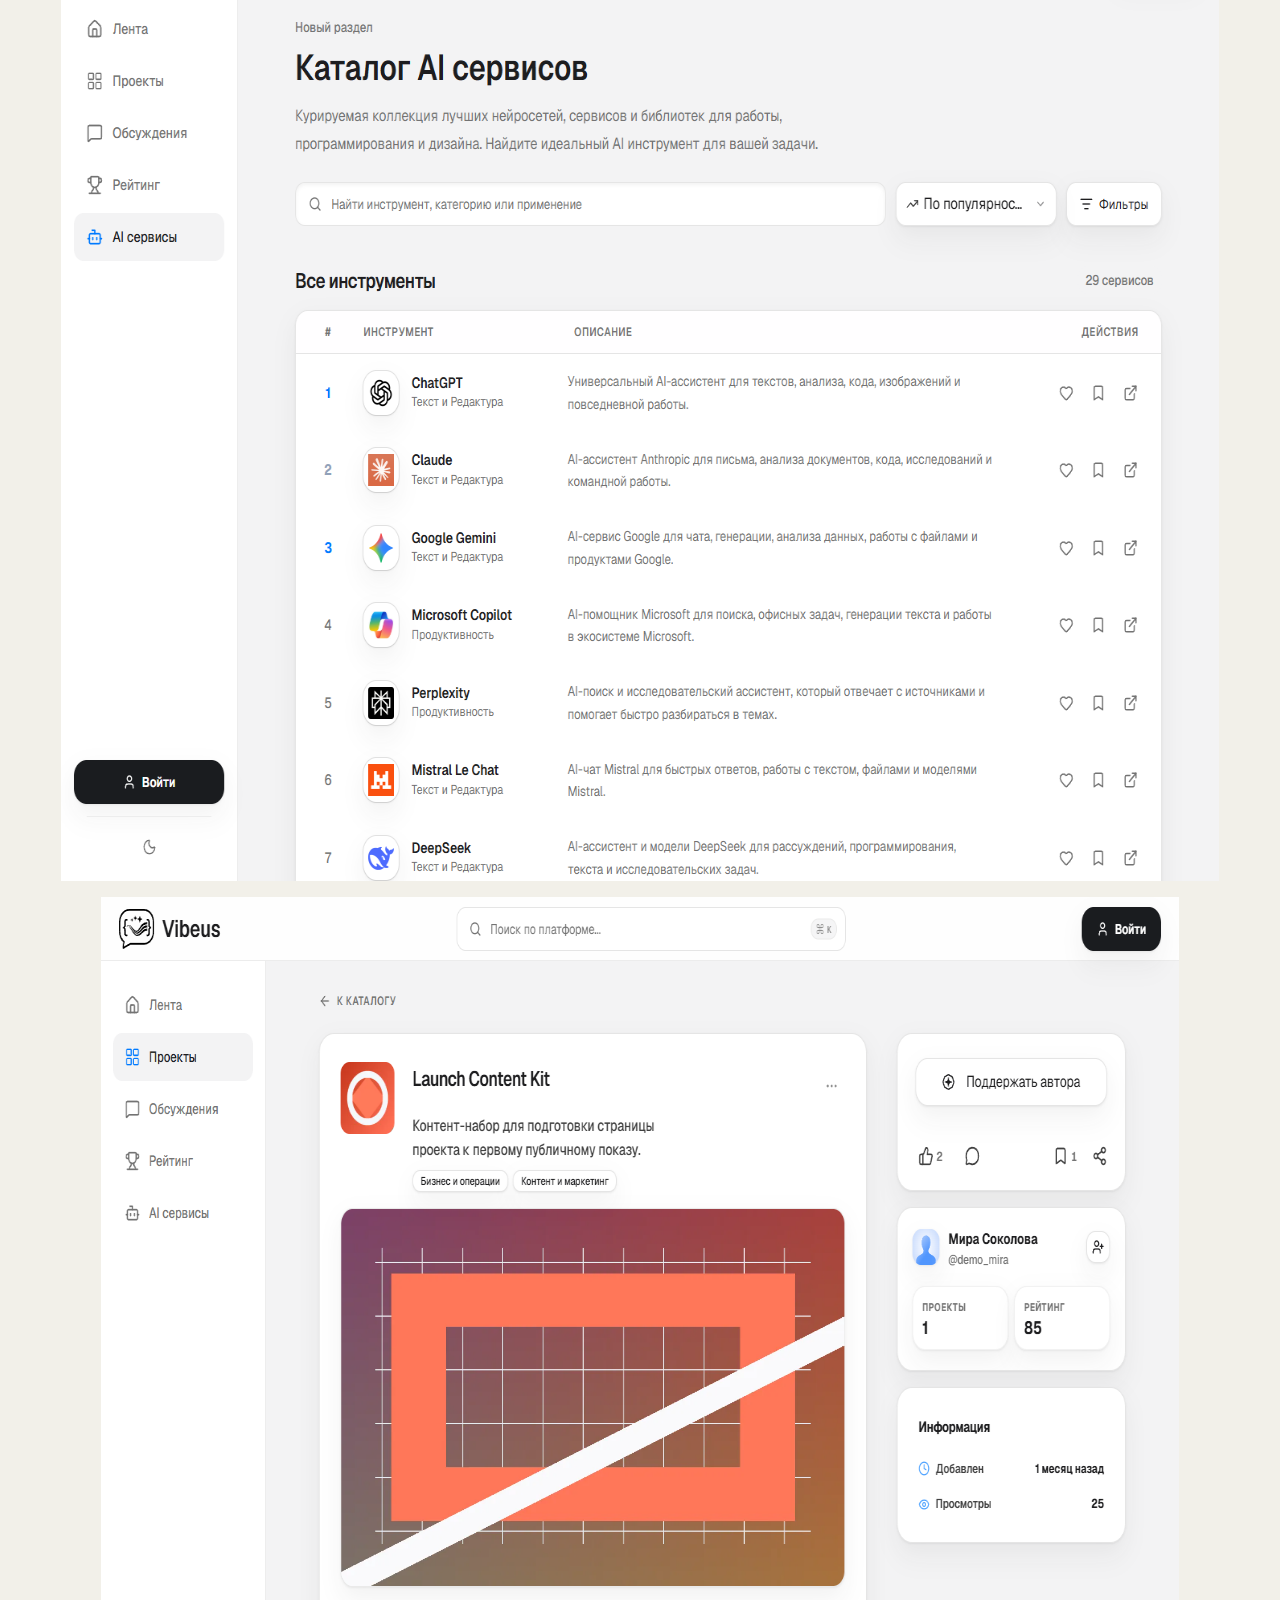
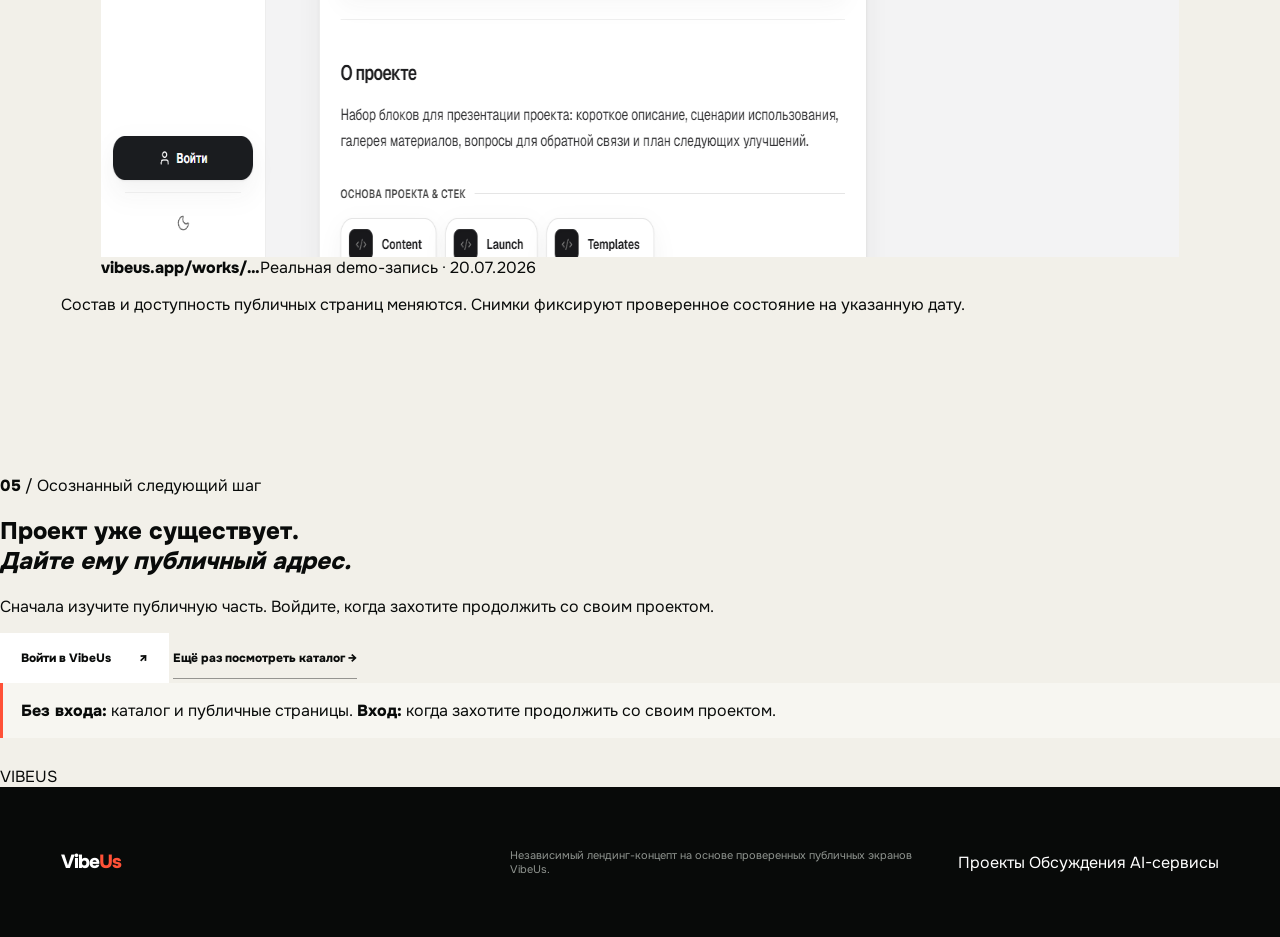
<file: variants/vibeus-public-life/index.html>
<!doctype html>
<html lang="ru" class="no-js">
<head>
  <meta charset="utf-8">
  <meta name="viewport" content="width=device-width, initial-scale=1">
  <link rel="icon" href="data:image/svg+xml,%3Csvg xmlns='http://www.w3.org/2000/svg' viewBox='0 0 64 64'%3E%3Crect width='64' height='64' rx='14' fill='%23ff593f'/%3E%3Cpath d='M16 17h10l6 20 6-20h10L38 48H26z' fill='%23090907'/%3E%3C/svg%3E">
  <meta name="theme-color" content="#090907">
  <meta name="description" content="VibeUs — социальная платформа, где AI-проект получает публичную запись, адрес и пространство для обсуждения.">
  <title>VibeUs — дайте AI-проекту публичную жизнь</title>
  <link rel="stylesheet" href="styles.css">
  <script>document.documentElement.classList.remove('no-js')</script>
</head>
<body data-catalog-state="loading">
  <a class="skip-link" href="#main">К содержанию</a>

  <main id="main">
    <section class="hero" id="top" aria-labelledby="hero-title" data-chapter="01">
      <header class="site-header" aria-label="Навигация VibeUs">
        <a class="brand" href="#top" aria-label="VibeUs, начало страницы">Vibe<span>Us</span></a>
        <nav class="site-nav" aria-label="Основная навигация">
          <a href="https://vibeus.app/catalog">Проекты</a>
          <a href="https://vibeus.app/discussions">Обсуждения</a>
          <a href="https://vibeus.app/ai-tools">AI-сервисы</a>
          <a class="nav-login" href="https://vibeus.app/auth">Войти</a>
        </nav>
      </header>

      <div class="hero-copy">
        <p class="kicker">Социальная платформа для вайбкодеров</p>
        <h1 id="hero-title">Сделали с AI? <em>Дайте проекту публичную жизнь.</em></h1>
        <p class="hero-lead">Покажите работу и её контекст по одному адресу. Или сначала посмотрите, что уже публикуют.</p>
        <div class="hero-actions">
          <a class="button button-coral" href="https://vibeus.app/catalog" data-proof-action="catalog-hero">Смотреть проекты <span aria-hidden="true">↗</span></a>
          <a class="text-link hero-auth-desktop" href="https://vibeus.app/auth">Показать свой →</a>
        </div>
        <p class="action-condition"><strong>Каталог открыт без регистрации.</strong> Аккаунт понадобится, когда решите продолжить.</p>
      </div>

      <div class="hero-record" aria-label="Свежий снимок публичной записи VibeUs">
        <div class="trace" aria-hidden="true"></div>
        <span class="file-fragment fragment-readme" aria-hidden="true">README.MD</span>
        <span class="file-fragment fragment-screen" aria-hidden="true">SCREEN_01.PNG</span>
        <span class="file-fragment fragment-url" aria-hidden="true">PUBLIC URL ↗</span>
        <div class="record-shell">
          <div class="record-meta"><b>Публичная запись / demo</b><span>снято 20.07.2026</span></div>
          <div class="record-url"><i aria-hidden="true"></i><span>vibeus.app/works/launch-content-kit-df8941b5</span></div>
          <div class="record-window">
            <img src="assets/vibeus-record-2026-07-20.png" width="1440" height="960" alt="Публичная запись Launch Content Kit на VibeUs" fetchpriority="high">
          </div>
          <div class="record-caption"><span>Реальный экран VibeUs</span><strong>описание · стек · точки реакции</strong></div>
        </div>
        <a class="text-link hero-auth-mobile" href="https://vibeus.app/auth">Показать свой →</a>
      </div>

      <div class="fold-cue" aria-hidden="true"><b>↓</b><span>Дальше — сам продукт</span></div>
    </section>

    <section class="record-anatomy section-pad" id="record" aria-labelledby="record-title" data-chapter="02">
      <div class="anatomy-intro">
        <p class="eyebrow eyebrow-dark"><b>02</b> / Что получает адрес</p>
        <h2 id="record-title">Один адрес.<br><em>Достаточно контекста,</em><br>чтобы понять работу.</h2>
        <p>Публичная запись собирает не «ещё одну карточку», а объяснение проекта: что это, как сделано и где продолжить разговор.</p>
        <a class="button button-outline" href="https://vibeus.app/works/launch-content-kit-df8941b5">Открыть demo-запись <span aria-hidden="true">↗</span></a>
      </div>

      <div class="anatomy-stage">
        <div class="anatomy-files" aria-hidden="true">
          <span>DESCRIPTION.TXT</span>
          <span>STACK.JSON</span>
          <span>SCREEN_01.PNG</span>
        </div>
        <figure class="anatomy-screen">
          <img src="assets/vibeus-record-2026-07-20.png" width="1440" height="960" alt="Демонстрационная публичная запись с описанием, тегами, стеком и точками реакции" loading="lazy" decoding="async">
          <figcaption>Launch Content Kit · демонстрационная запись · снимок 20.07.2026</figcaption>
        </figure>
        <ol class="anatomy-ledger" aria-label="Состав публичной записи">
          <li><b>01</b><span><strong>Результат</strong>Название, обложка и краткое объяснение.</span></li>
          <li><b>02</b><span><strong>Как сделано</strong>Категории и блок «Основа проекта &amp; стек».</span></li>
          <li><b>03</b><span><strong>Что дальше</strong>Точки поддержки, сохранения и обсуждения — без обещания гарантированной реакции.</span></li>
        </ol>
        <p class="demo-boundary"><strong>Уровень доказательства:</strong> это реальная демонстрационная запись, а не подтверждение зрелости всего каталога.</p>
      </div>
    </section>

    <section class="catalog-proof section-pad" id="proof" aria-labelledby="proof-title" data-chapter="03">
      <div class="proof-copy">
        <p class="eyebrow"><b>03</b> / Проверка обещания</p>
        <h2 id="proof-title">Не макет.<br><em>Сам продукт.</em></h2>
        <p>До регистрации можно открыть каталог, увидеть публичные записи и перейти в конкретный проект.</p>
        <dl class="live-metrics" data-catalog-current>
          <div><dt>Проектов в снимке</dt><dd>4</dd></div>
          <div><dt>Авторов в снимке</dt><dd>4</dd></div>
        </dl>
        <a class="button button-dark" href="https://vibeus.app/catalog" data-proof-action="catalog-proof">Открыть текущий каталог <span aria-hidden="true">↗</span></a>
      </div>

      <div class="catalog-object">
        <div class="catalog-frame">
          <div class="catalog-label"><strong>vibeus.app/catalog</strong><b data-state-label>снимок не подтверждён</b></div>
          <div class="catalog-window">
            <img src="assets/vibeus-catalog-2026-07-20.png" width="1440" height="960" alt="Текущий публичный каталог проектов VibeUs" decoding="async" data-catalog-current>
            <div class="catalog-degraded" role="status" aria-live="polite">
              <span data-state-message>Снимок не подтверждён на этой странице. Откройте текущий каталог напрямую.</span>
              <a href="https://vibeus.app/catalog">Открыть текущий каталог ↗</a>
            </div>
          </div>
        </div>
        <p class="evidence-boundary" data-boundary><strong>Честная граница доказательства</strong>Пока актуальность снимка не подтверждена, сохранённый экран и цифры скрыты. Текущий каталог можно открыть напрямую.</p>
      </div>
    </section>

    <section class="route-ledger section-pad" id="routes" aria-labelledby="routes-title" data-chapter="04">
      <div class="routes-heading">
        <p class="eyebrow"><b>04</b> / Куда ведёт публичная жизнь</p>
        <h2 id="routes-title">Не лента ради ленты.<br><em>Три понятных маршрута.</em></h2>
        <p>Каждый маршрут можно открыть прямо сейчас. Никаких выдуманных функций за пределами работающих публичных страниц.</p>
      </div>

      <div class="routes-system" data-route-system data-active-route="project">
        <div class="route-list" aria-label="Публичные маршруты VibeUs">
          <a class="route-row is-active" href="https://vibeus.app/works/launch-content-kit-df8941b5" data-route="project">
            <span class="route-number">01</span>
            <span class="route-name"><strong>Конкретный проект</strong><small>Посмотреть результат и его контекст</small></span>
            <span class="route-arrow" aria-hidden="true">↗</span>
            <img class="route-mobile-image" src="assets/vibeus-record-2026-07-20.png" width="1440" height="960" alt="Публичная запись проекта" loading="lazy" decoding="async">
          </a>
          <a class="route-row" href="https://vibeus.app/discussions" data-route="discussions">
            <span class="route-number">02</span>
            <span class="route-name"><strong>Обсуждения</strong><small>Увидеть текущие публичные разговоры</small></span>
            <span class="route-arrow" aria-hidden="true">↗</span>
            <img class="route-mobile-image" src="assets/vibeus-discussions-2026-07-20.png" width="1440" height="960" alt="Публичная страница обсуждений VibeUs" loading="lazy" decoding="async">
          </a>
          <a class="route-row" href="https://vibeus.app/ai-tools" data-route="tools">
            <span class="route-number">03</span>
            <span class="route-name"><strong>AI-сервисы</strong><small>Открыть текущий каталог инструментов</small></span>
            <span class="route-arrow" aria-hidden="true">↗</span>
            <img class="route-mobile-image" src="assets/vibeus-ai-tools-2026-07-20.png" width="1440" height="960" alt="Каталог AI-сервисов VibeUs" loading="lazy" decoding="async">
          </a>
        </div>

        <div class="route-preview" aria-live="polite">
          <figure class="route-panel is-active" data-route-panel="project">
            <img src="assets/vibeus-record-2026-07-20.png" width="1440" height="960" alt="Публичная запись проекта Launch Content Kit" loading="lazy" decoding="async">
            <figcaption><b>vibeus.app/works/…</b><span>Реальная demo-запись · 20.07.2026</span></figcaption>
          </figure>
          <figure class="route-panel" data-route-panel="discussions" hidden>
            <img src="assets/vibeus-discussions-2026-07-20.png" width="1440" height="960" alt="Публичная страница обсуждений VibeUs" loading="lazy" decoding="async">
            <figcaption><b>vibeus.app/discussions</b><span>Текущая публичная страница · 20.07.2026</span></figcaption>
          </figure>
          <figure class="route-panel" data-route-panel="tools" hidden>
            <img src="assets/vibeus-ai-tools-2026-07-20.png" width="1440" height="960" alt="Публичный каталог AI-сервисов VibeUs" loading="lazy" decoding="async">
            <figcaption><b>vibeus.app/ai-tools</b><span>Текущая публичная страница · 20.07.2026</span></figcaption>
          </figure>
        </div>
      </div>
      <p class="route-boundary">Состав и доступность публичных страниц меняются. Снимки фиксируют проверенное состояние на указанную дату.</p>
    </section>

    <section class="join" id="join" aria-labelledby="join-title" data-chapter="05">
      <div class="join-grid" aria-hidden="true"></div>
      <p class="eyebrow eyebrow-join"><b>05</b> / Осознанный следующий шаг</p>
      <h2 id="join-title">Проект уже существует.<br><em>Дайте ему публичный адрес.</em></h2>
      <p>Сначала изучите публичную часть. Войдите, когда захотите продолжить со своим проектом.</p>
      <div class="join-actions">
        <a class="button button-light" href="https://vibeus.app/auth">Войти в VibeUs <span aria-hidden="true">↗</span></a>
        <a class="text-link text-link-dark" href="https://vibeus.app/catalog">Ещё раз посмотреть каталог →</a>
      </div>
      <p class="availability-note"><strong>Без входа:</strong> каталог и публичные страницы. <strong>Вход:</strong> когда захотите продолжить со своим проектом.</p>
      <div class="join-wordmark" aria-hidden="true">VIBEUS</div>
    </section>
  </main>

  <footer class="site-footer">
    <a class="brand" href="#top">Vibe<span>Us</span></a>
    <p>Независимый лендинг-концепт на основе проверенных публичных экранов VibeUs.</p>
    <nav aria-label="Ссылки в подвале">
      <a href="https://vibeus.app/catalog">Проекты</a>
      <a href="https://vibeus.app/discussions">Обсуждения</a>
      <a href="https://vibeus.app/ai-tools">AI-сервисы</a>
    </nav>
  </footer>

  <script id="catalog-proof-receipt" type="application/json">{"claim_id":"clm-public-catalog","owner":"VibeUs product owner","verified":true,"verified_at":"2026-07-20T00:00:00Z","expires_at":"2026-07-21T23:59:59Z","landmark":"Каталог проектов","captured_projects":4,"captured_authors":4}</script>
  <script src="app.js" defer></script>
</body>
</html>
</file>
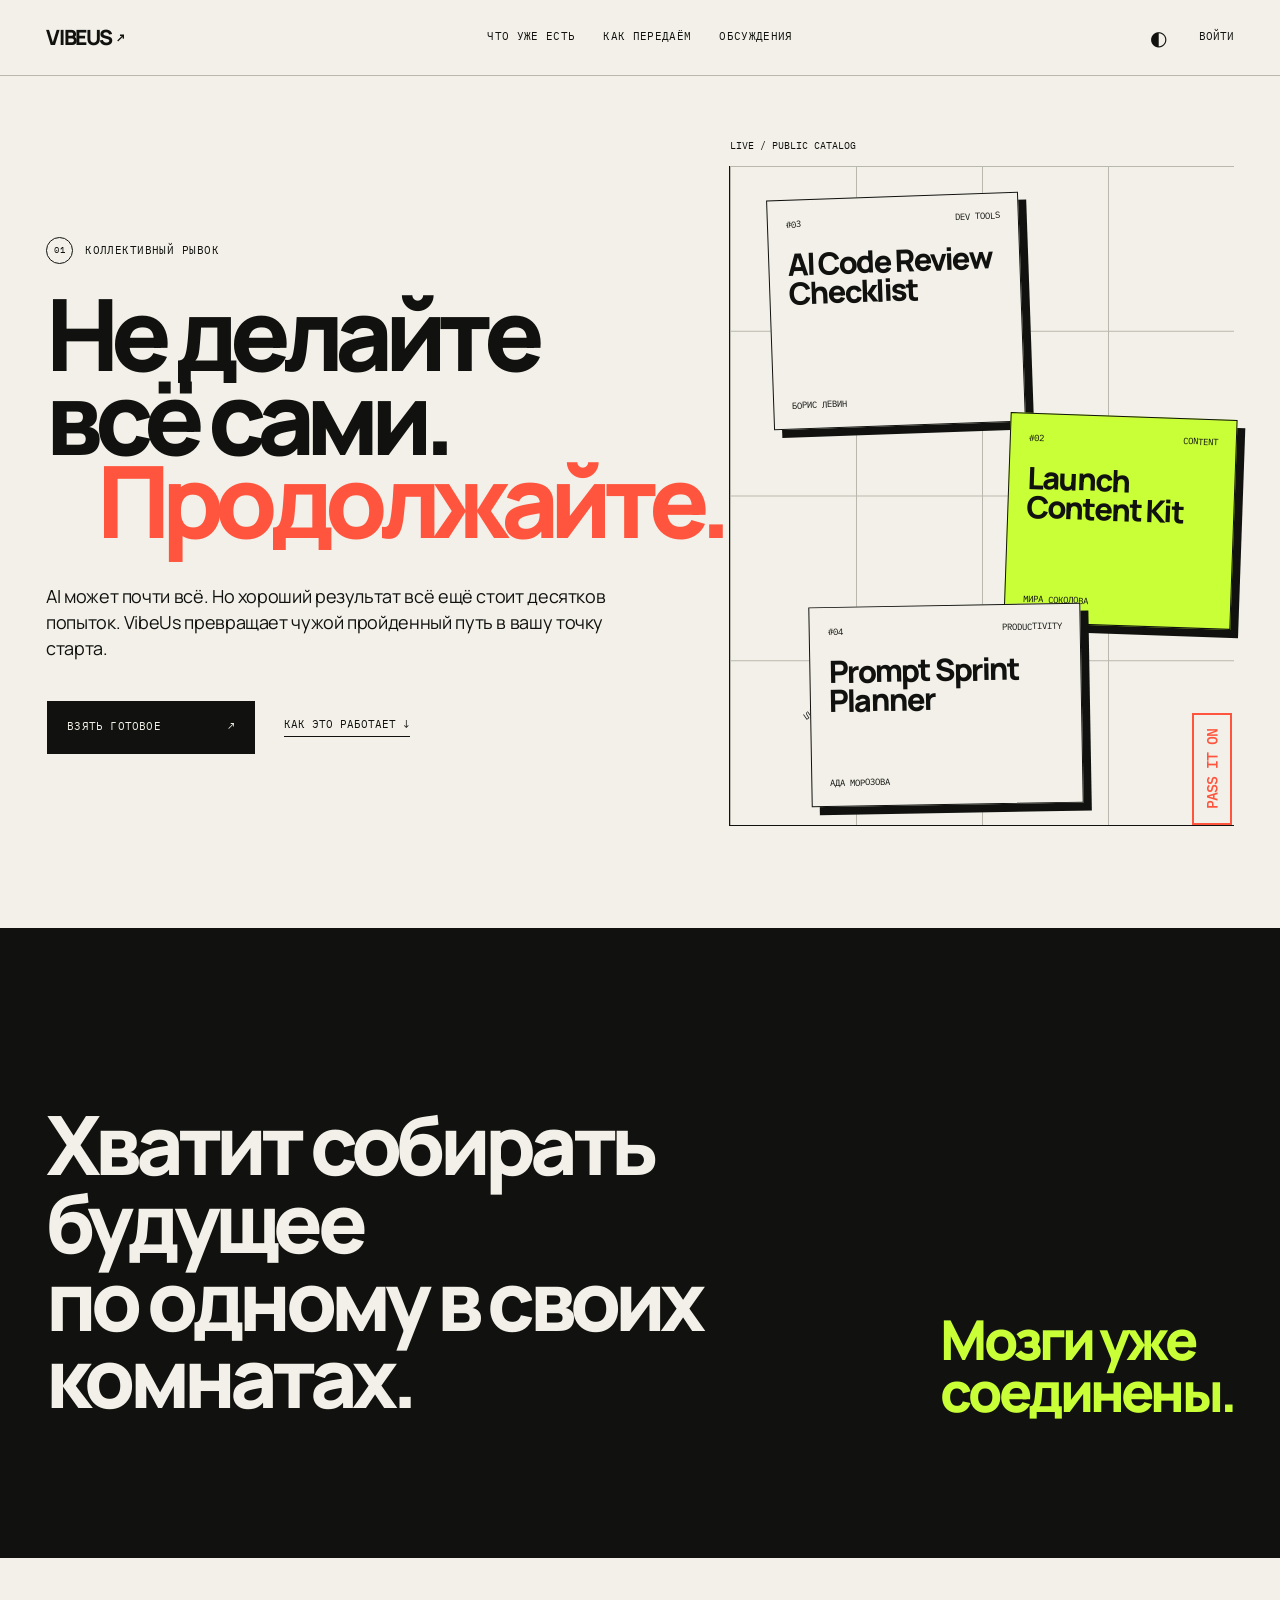
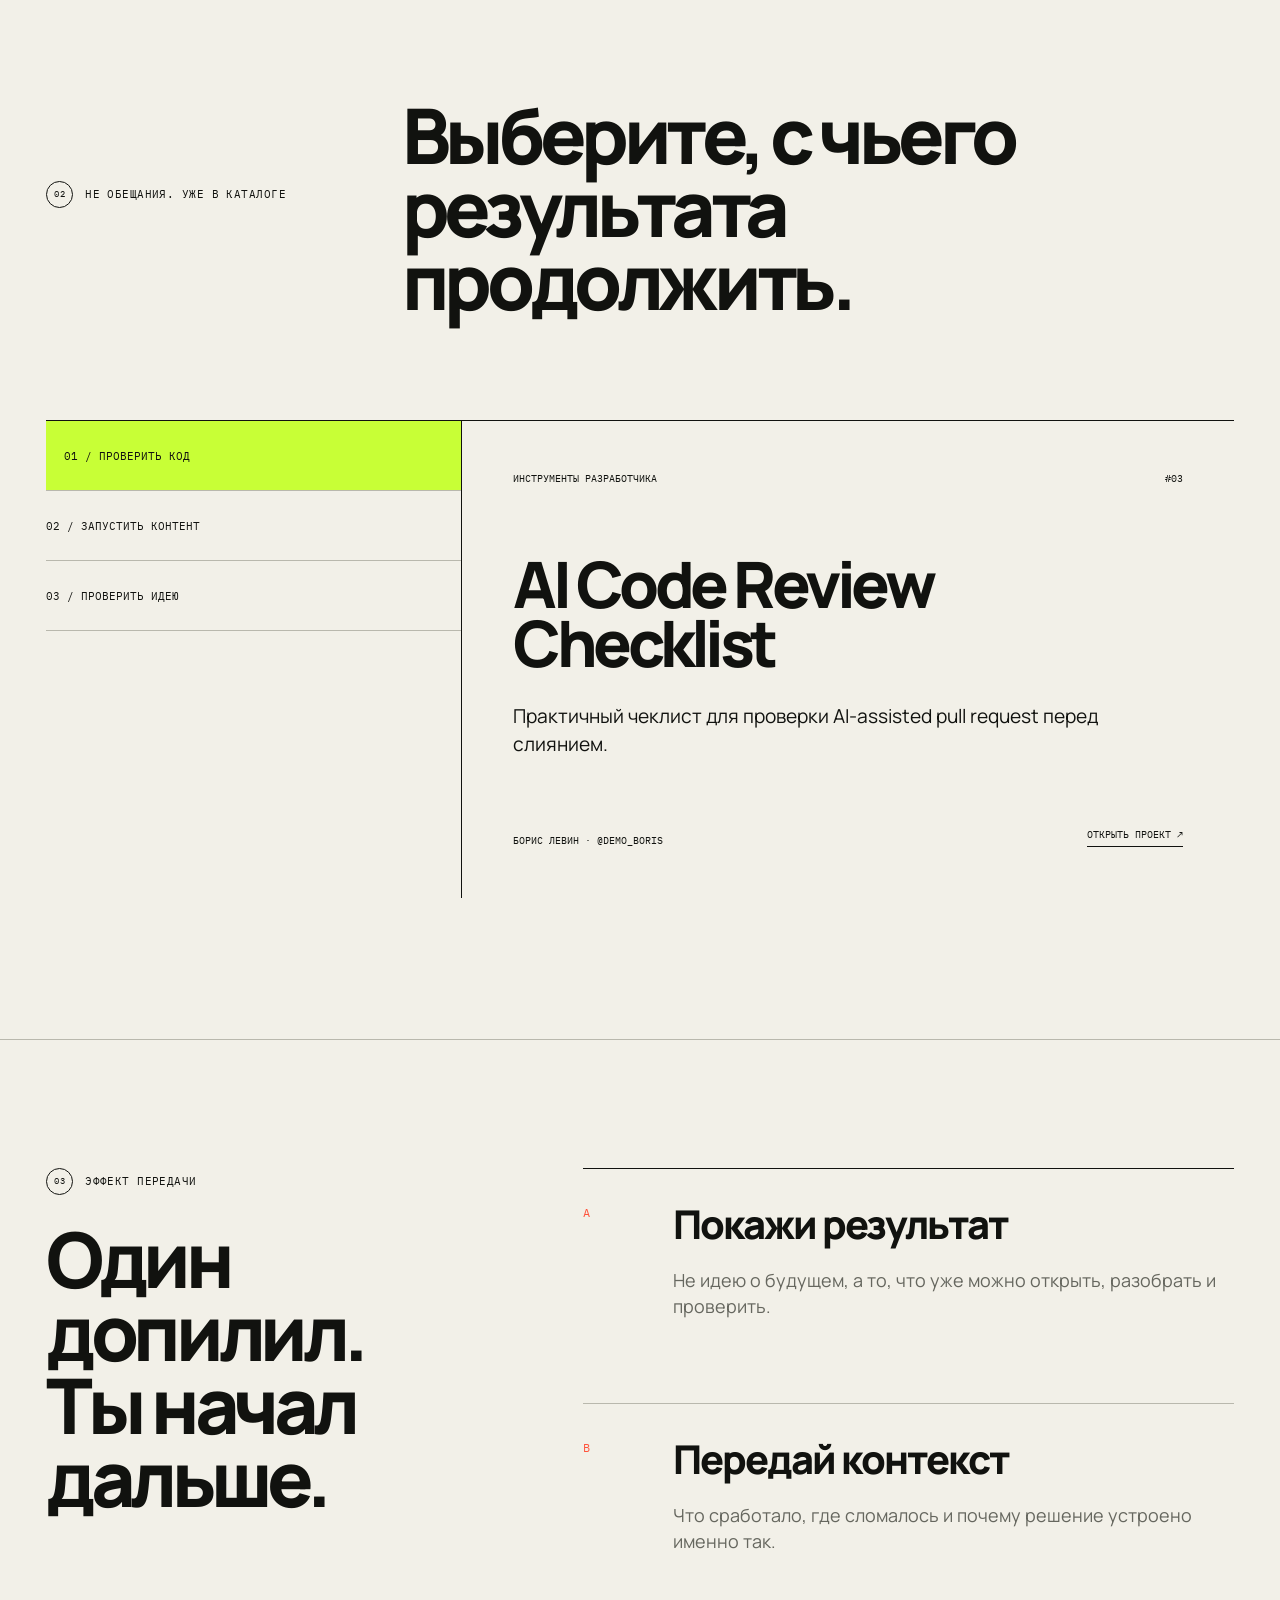
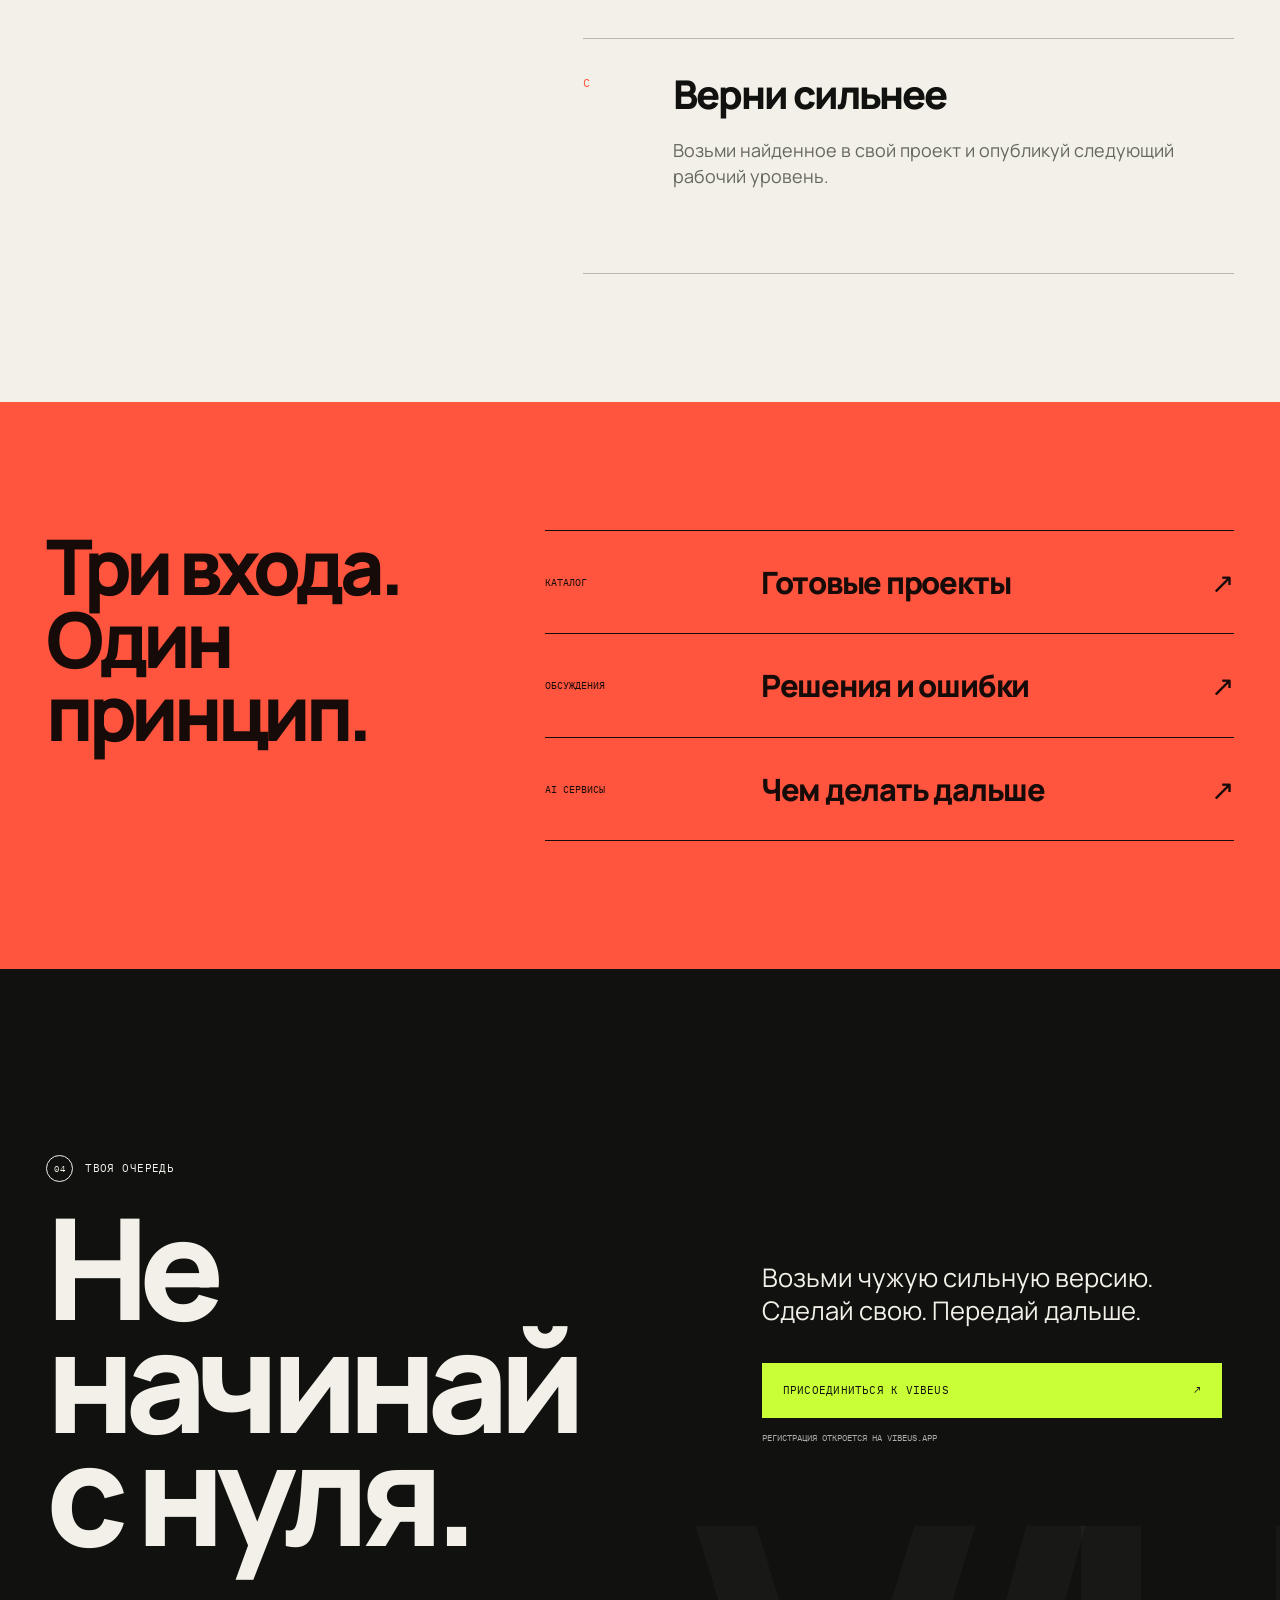
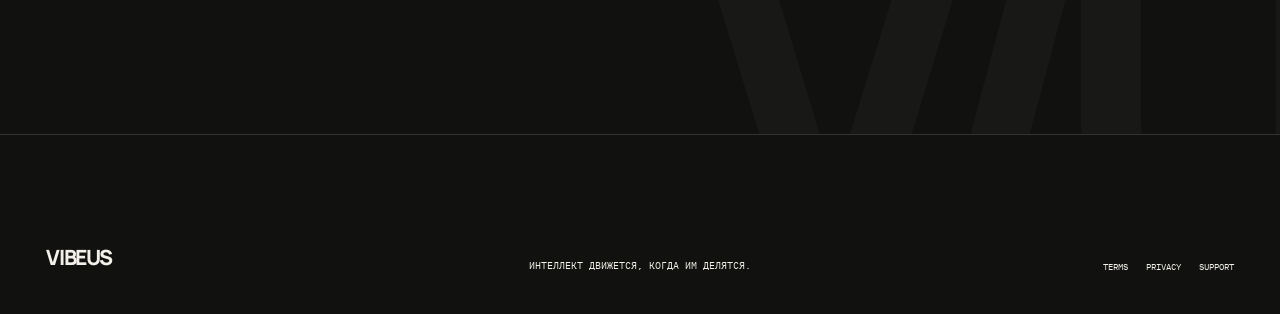
<file: variants/vibeus-relay/index.html>
<!doctype html>
<html lang="ru">
<head>
  <meta charset="utf-8">
  <meta name="viewport" content="width=device-width, initial-scale=1">
  <meta name="description" content="VibeUs — место, где готовые AI-решения переходят от человека к человеку и становятся сильнее.">
  <meta name="theme-color" content="#f2f0e8">
  <title>VibeUs Relay — продолжайте с готового</title>
  <link rel="preload" href="assets/Manrope-800.ttf" as="font" type="font/ttf" crossorigin>
  <link rel="stylesheet" href="styles.css">
</head>
<body>
  <a class="skip-link" href="#content">К содержанию</a>

  <header class="site-header">
    <a class="brand" href="https://vibeus.app/" aria-label="VibeUs, главная">VIBEUS<span aria-hidden="true">↗</span></a>
    <nav class="desktop-nav" aria-label="Основная навигация">
      <a href="#proof">Что уже есть</a>
      <a href="#relay">Как передаём</a>
      <a href="https://vibeus.app/discussions">Обсуждения</a>
    </nav>
    <div class="header-actions">
      <button class="theme-toggle" type="button" aria-label="Включить тёмную тему" title="Сменить тему">◐</button>
      <a class="login" href="https://vibeus.app/auth">Войти</a>
      <button class="menu-toggle" type="button" aria-controls="mobile-nav" aria-expanded="false">Меню</button>
    </div>
    <nav class="mobile-nav" id="mobile-nav" aria-label="Мобильная навигация" hidden>
      <a href="#proof">Что уже есть</a>
      <a href="#relay">Как передаём</a>
      <a href="https://vibeus.app/discussions">Обсуждения</a>
      <a href="https://vibeus.app/auth">Войти</a>
    </nav>
  </header>

  <main id="content">
    <section class="hero" aria-labelledby="hero-title">
      <div class="hero-copy">
        <p class="kicker"><span>01</span> Коллективный рывок</p>
        <h1 id="hero-title">Не делайте<br>всё сами.<br><em>Продолжайте.</em></h1>
        <p class="hero-lead">AI может почти всё. Но хороший результат всё ещё стоит десятков попыток. VibeUs превращает чужой пройденный путь в вашу точку старта.</p>
        <div class="hero-actions">
          <a class="button button-dark" href="https://vibeus.app/catalog">Взять готовое <span aria-hidden="true">↗</span></a>
          <a class="text-link" href="#relay">Как это работает <span aria-hidden="true">↓</span></a>
        </div>
      </div>

      <div class="relay-board" aria-label="Цепочка передачи готовых решений">
        <div class="board-label">LIVE / PUBLIC CATALOG</div>
        <a class="board-item board-item-a" href="https://vibeus.app/works/ai-code-review-checklist-929d9281">
          <span class="item-index">#03</span>
          <span class="item-tag">DEV TOOLS</span>
          <strong>AI Code Review<br>Checklist</strong>
          <span class="item-author">Борис Левин</span>
        </a>
        <div class="handoff handoff-a" aria-hidden="true"><i></i><span>ВЗЯЛ</span></div>
        <a class="board-item board-item-b" href="https://vibeus.app/works/launch-content-kit-df8941b5">
          <span class="item-index">#02</span>
          <span class="item-tag">CONTENT</span>
          <strong>Launch<br>Content Kit</strong>
          <span class="item-author">Мира Соколова</span>
        </a>
        <div class="handoff handoff-b" aria-hidden="true"><i></i><span>УЛУЧШИЛ</span></div>
        <a class="board-item board-item-c" href="https://vibeus.app/works/prompt-sprint-planner-7cb8f67c">
          <span class="item-index">#04</span>
          <span class="item-tag">PRODUCTIVITY</span>
          <strong>Prompt Sprint<br>Planner</strong>
          <span class="item-author">Ада Морозова</span>
        </a>
        <span class="board-stamp" aria-hidden="true">PASS IT ON</span>
      </div>
    </section>

    <section class="manifesto" aria-label="Главный принцип">
      <p>Хватит собирать будущее<br>по одному в своих комнатах.</p>
      <p class="manifesto-accent">Мозги уже<br>соединены.</p>
    </section>

    <section class="proof" id="proof" aria-labelledby="proof-title">
      <div class="section-intro">
        <p class="kicker"><span>02</span> Не обещания. Уже в каталоге</p>
        <h2 id="proof-title">Выберите, с чьего результата продолжить.</h2>
      </div>
      <div class="proof-switcher">
        <div class="proof-tabs" role="tablist" aria-label="Публичные проекты VibeUs">
          <button type="button" role="tab" aria-selected="true" aria-controls="proof-panel" id="tab-code" data-proof="code">01 / Проверить код</button>
          <button type="button" role="tab" aria-selected="false" aria-controls="proof-panel" id="tab-content" data-proof="content" tabindex="-1">02 / Запустить контент</button>
          <button type="button" role="tab" aria-selected="false" aria-controls="proof-panel" id="tab-prompt" data-proof="prompt" tabindex="-1">03 / Проверить идею</button>
        </div>
        <article class="proof-panel" id="proof-panel" role="tabpanel" aria-labelledby="tab-code" tabindex="0">
          <div class="proof-meta"><span data-proof-category>Инструменты разработчика</span><span data-proof-rank>#03</span></div>
          <h3 data-proof-title>AI Code Review Checklist</h3>
          <p data-proof-description>Практичный чеклист для проверки AI-assisted pull request перед слиянием.</p>
          <div class="proof-foot">
            <span data-proof-author>Борис Левин · @demo_boris</span>
            <a data-proof-link href="https://vibeus.app/works/ai-code-review-checklist-929d9281">Открыть проект <span aria-hidden="true">↗</span></a>
          </div>
        </article>
      </div>
    </section>

    <section class="relay" id="relay" aria-labelledby="relay-title">
      <div class="relay-heading">
        <p class="kicker"><span>03</span> Эффект передачи</p>
        <h2 id="relay-title">Один допилил.<br>Ты начал дальше.</h2>
      </div>
      <ol class="relay-steps">
        <li>
          <span class="step-number">A</span>
          <div><h3>Покажи результат</h3><p>Не идею о будущем, а то, что уже можно открыть, разобрать и проверить.</p></div>
        </li>
        <li>
          <span class="step-number">B</span>
          <div><h3>Передай контекст</h3><p>Что сработало, где сломалось и почему решение устроено именно так.</p></div>
        </li>
        <li>
          <span class="step-number">C</span>
          <div><h3>Верни сильнее</h3><p>Возьми найденное в свой проект и опубликуй следующий рабочий уровень.</p></div>
        </li>
      </ol>
    </section>

    <section class="routes" aria-labelledby="routes-title">
      <h2 id="routes-title">Три входа.<br>Один принцип.</h2>
      <div class="route-links">
        <a href="https://vibeus.app/catalog"><span>Каталог</span><strong>Готовые проекты</strong><i aria-hidden="true">↗</i></a>
        <a href="https://vibeus.app/discussions"><span>Обсуждения</span><strong>Решения и ошибки</strong><i aria-hidden="true">↗</i></a>
        <a href="https://vibeus.app/ai-tools"><span>AI сервисы</span><strong>Чем делать дальше</strong><i aria-hidden="true">↗</i></a>
      </div>
    </section>

    <section class="final-cta" aria-labelledby="final-title">
      <div>
        <p class="kicker"><span>04</span> Твоя очередь</p>
        <h2 id="final-title">Не начинай<br>с нуля.</h2>
      </div>
      <div class="final-action">
        <p>Возьми чужую сильную версию. Сделай свою. Передай дальше.</p>
        <a class="button button-acid" href="https://vibeus.app/auth?mode=register">Присоединиться к VibeUs <span aria-hidden="true">↗</span></a>
        <small>Регистрация откроется на vibeus.app</small>
      </div>
      <span class="final-mark" aria-hidden="true">V/U</span>
    </section>
  </main>

  <footer>
    <a class="brand" href="https://vibeus.app/">VIBEUS</a>
    <p>Интеллект движется, когда им делятся.</p>
    <nav aria-label="Правовая информация"><a href="https://vibeus.app/terms">Terms</a><a href="https://vibeus.app/privacy">Privacy</a><a href="https://vibeus.app/support">Support</a></nav>
  </footer>
  <script src="app.js"></script>
</body>
</html>
</file>
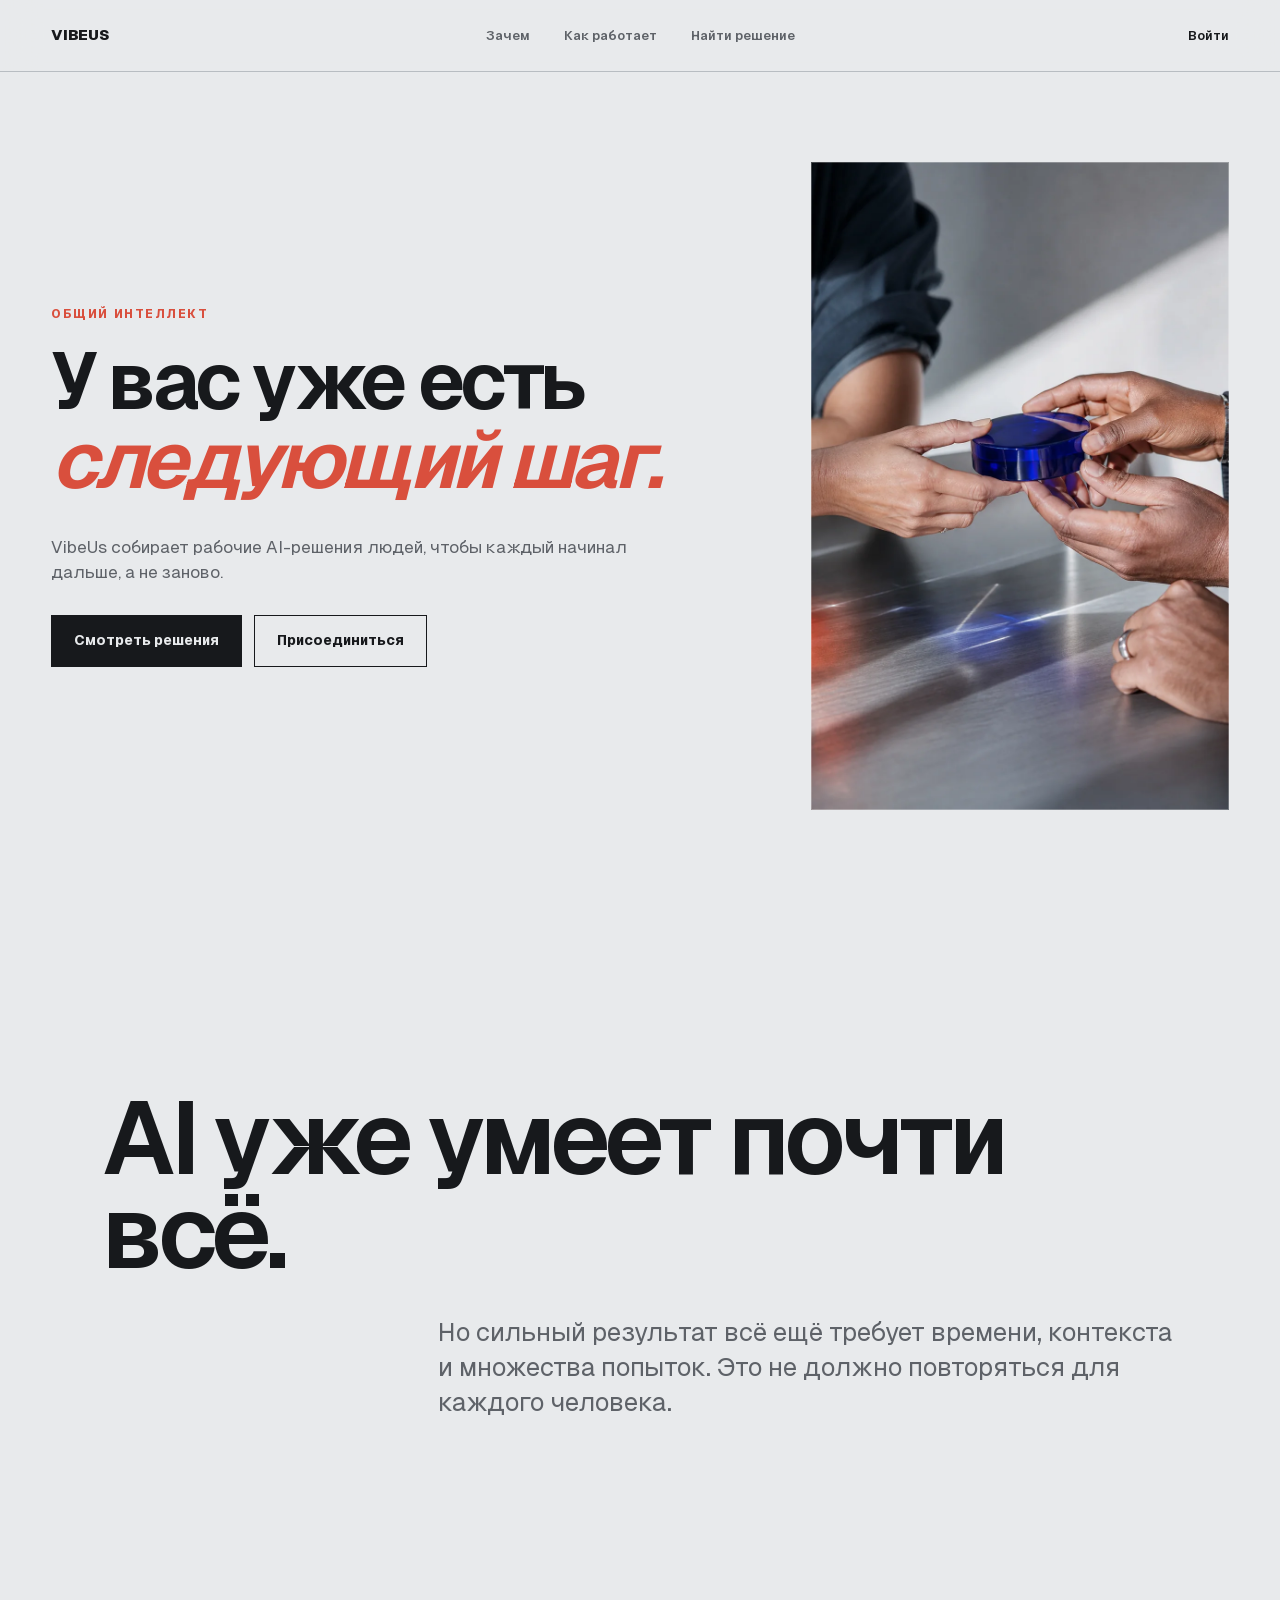
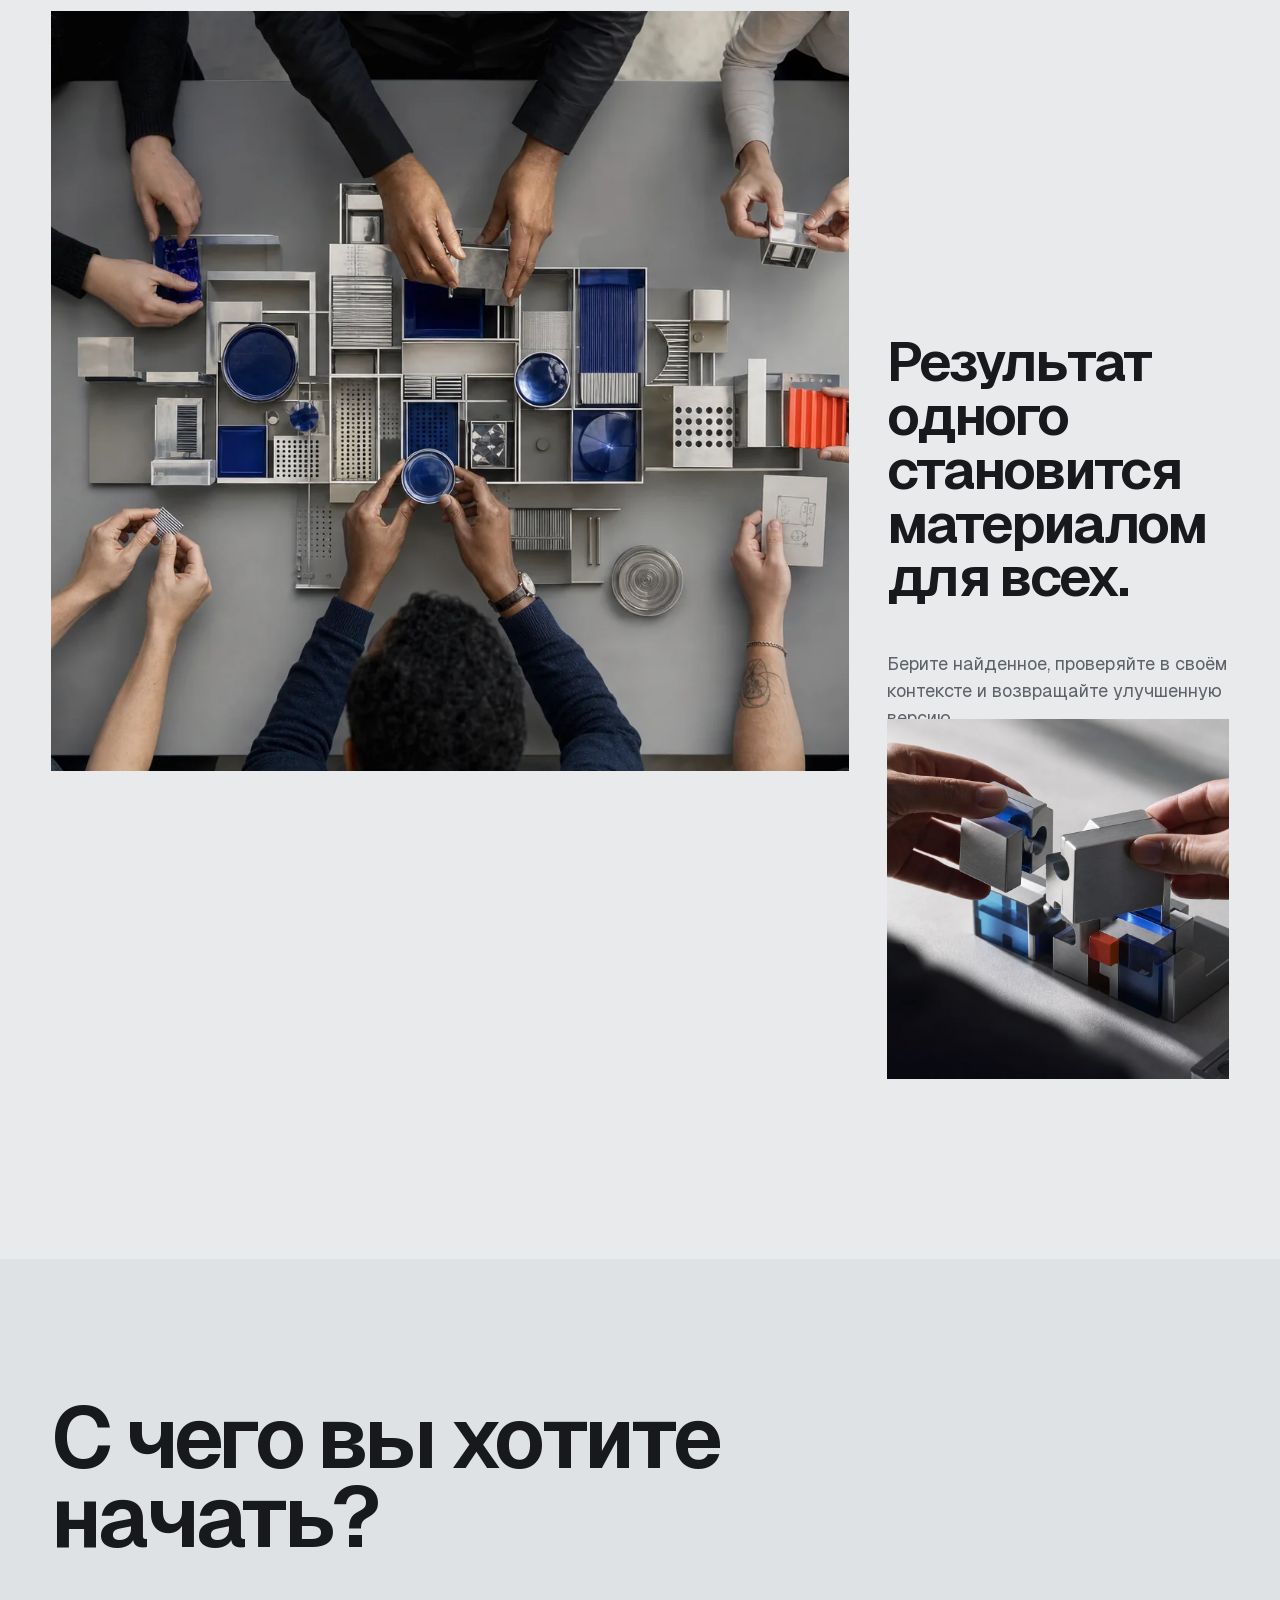
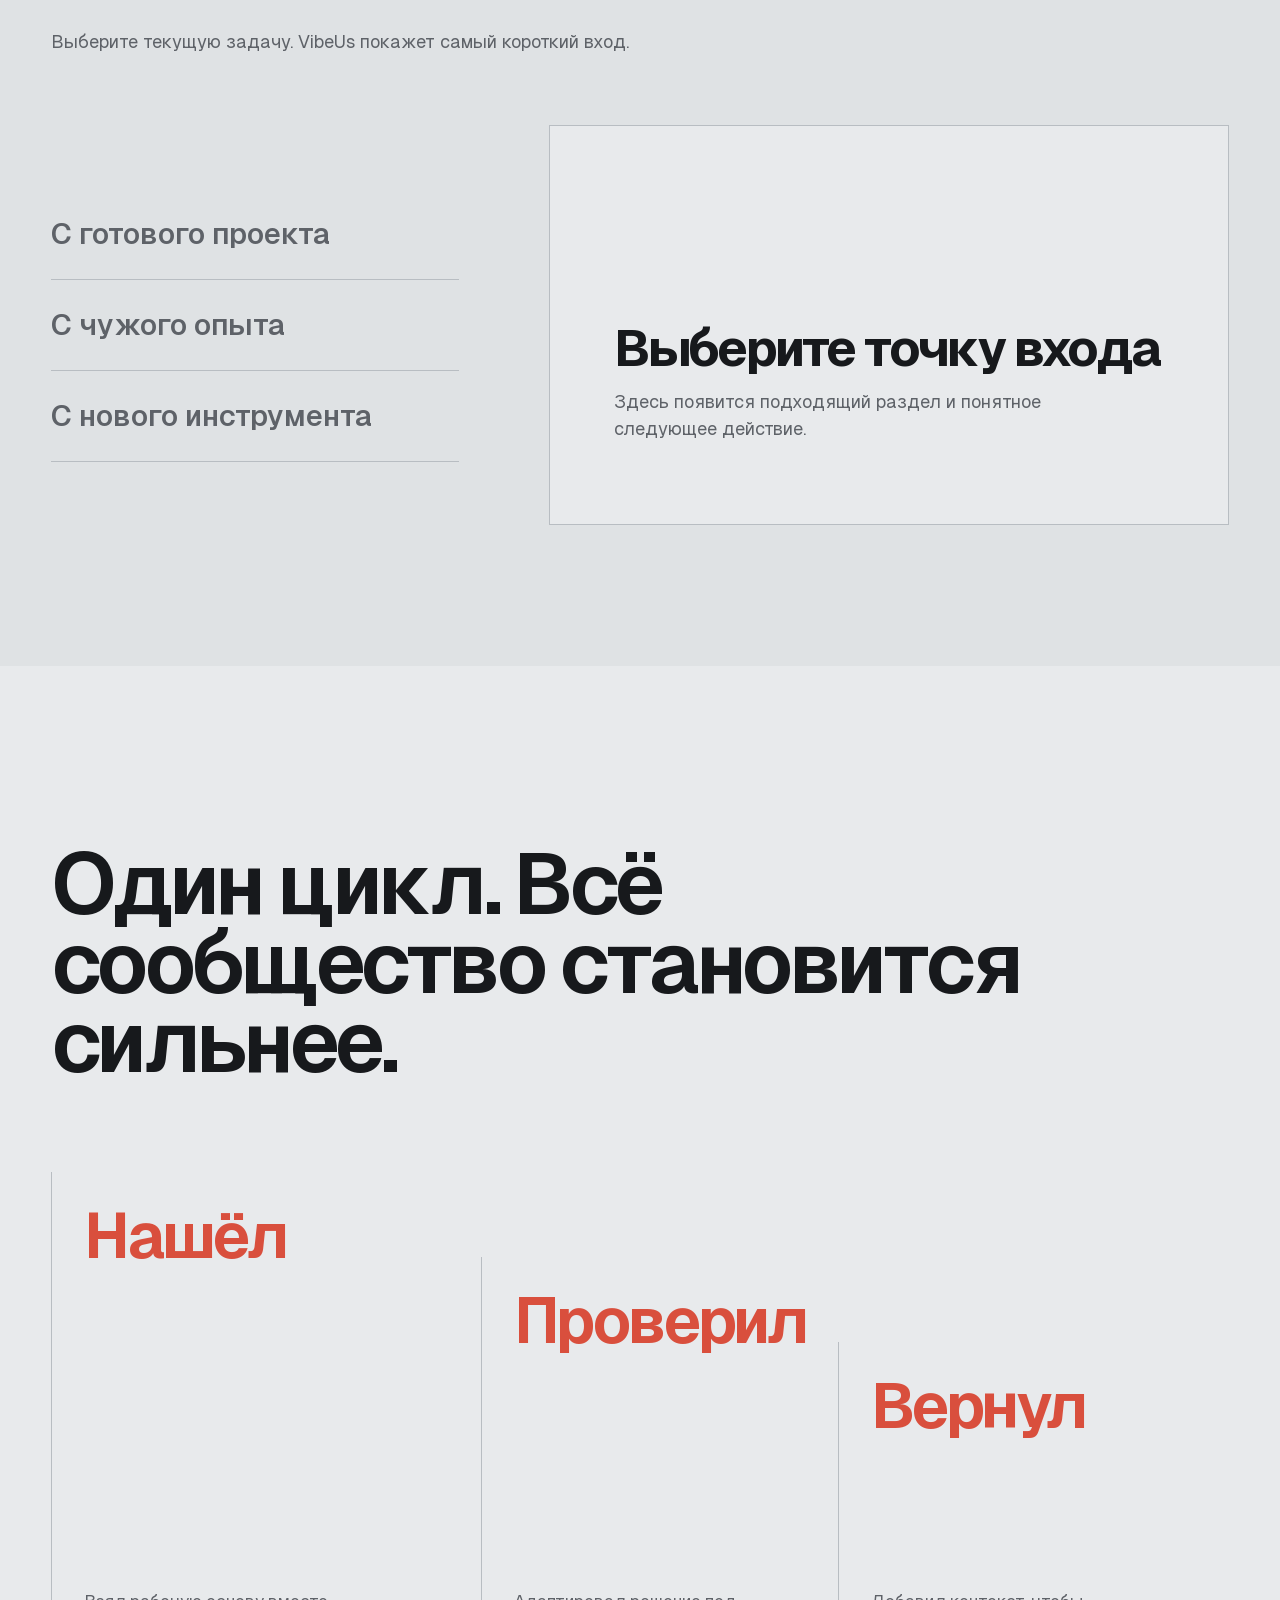
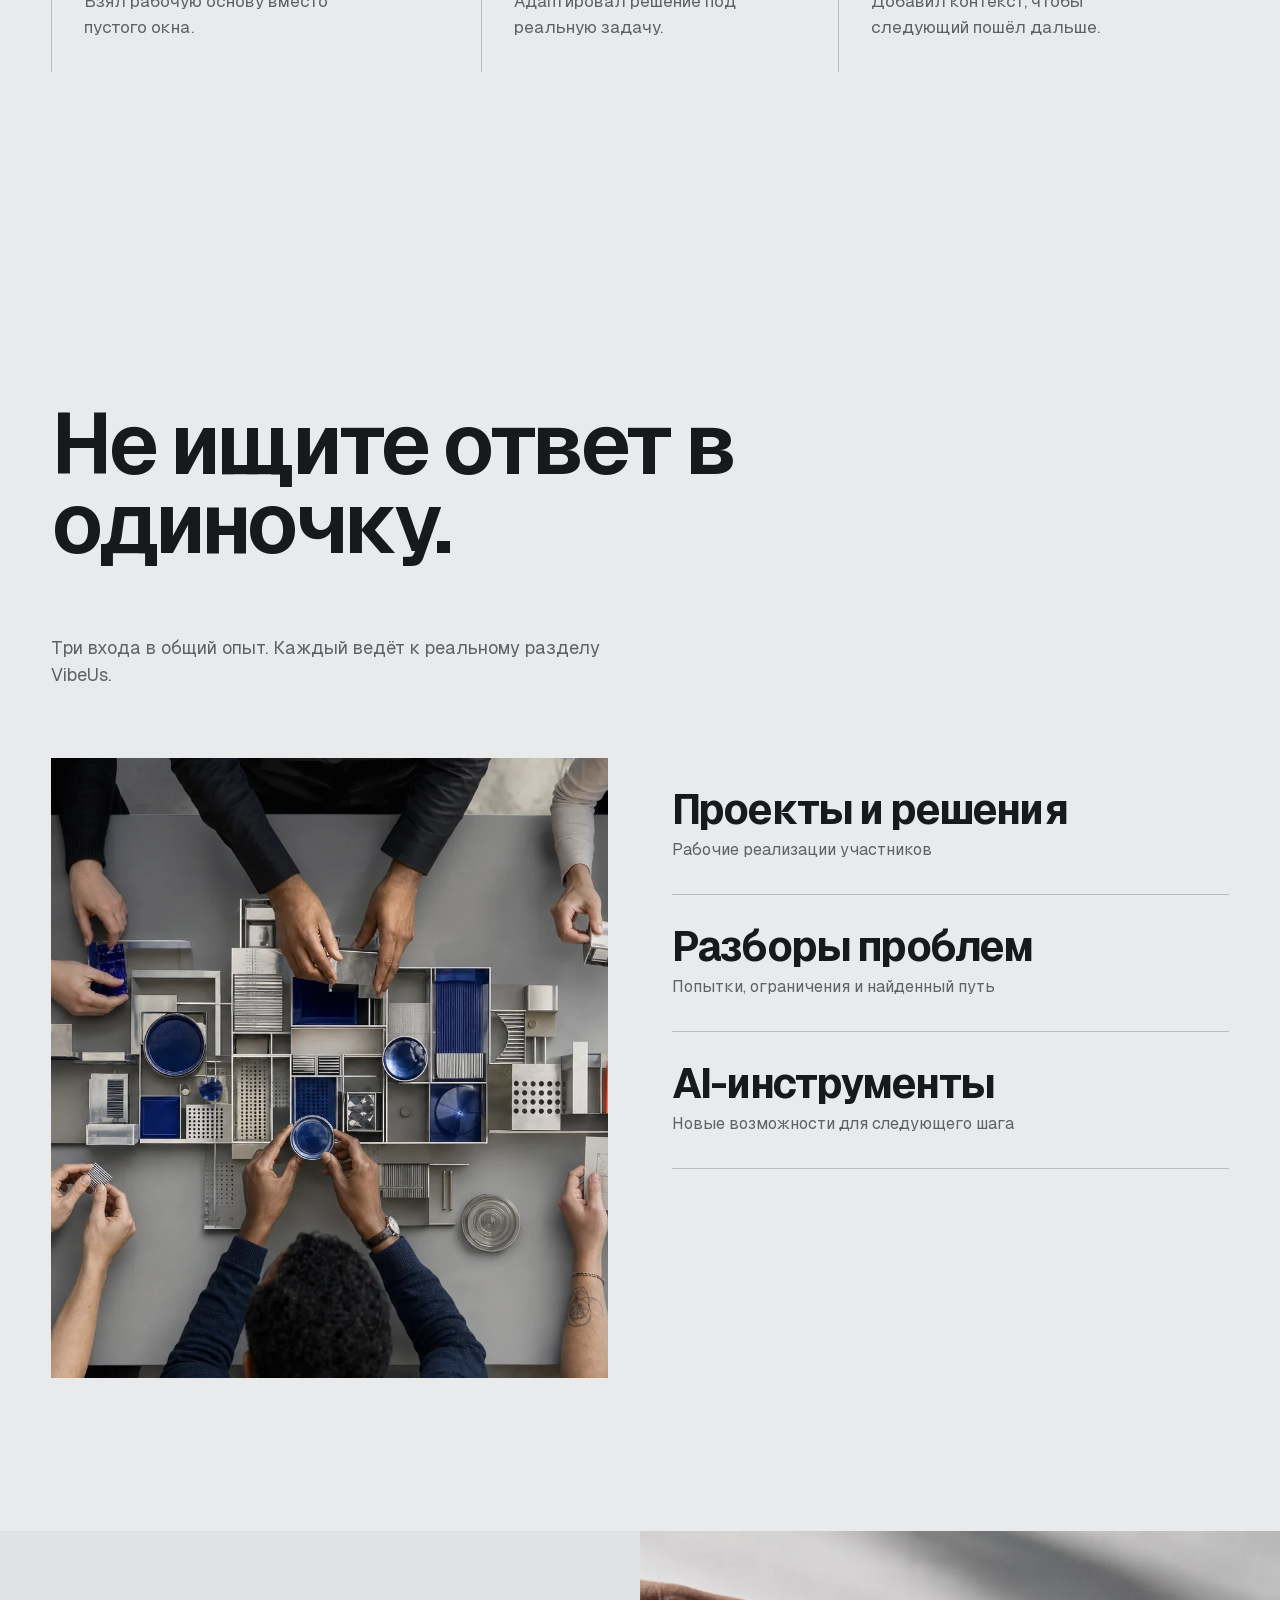
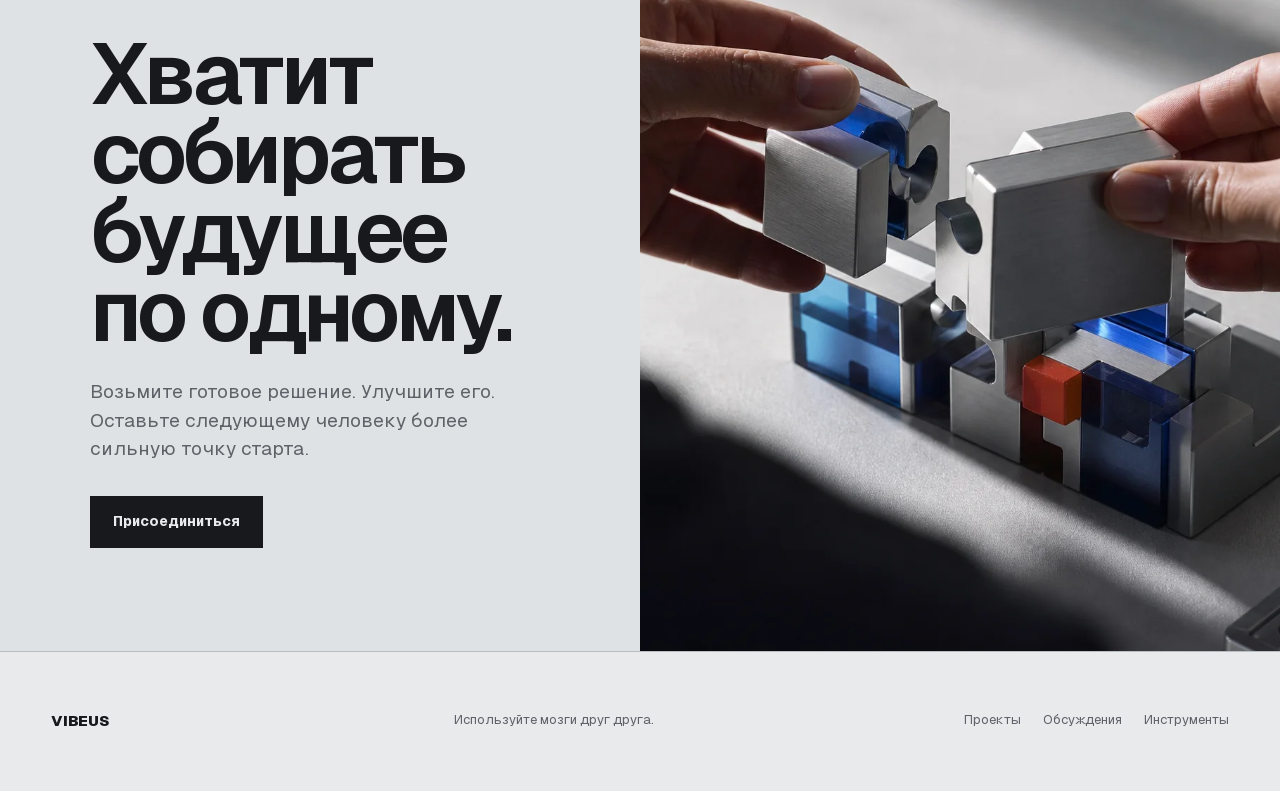
<file: variants/vibeus-taste/index.html>
<!doctype html>
<html lang="ru">
<head>
  <meta charset="utf-8">
  <meta name="viewport" content="width=device-width, initial-scale=1">
  <meta name="description" content="VibeUs собирает рабочие AI-решения людей, чтобы каждый начинал дальше, а не заново.">
  <meta name="color-scheme" content="light dark">
  <title>VibeUs Taste - начинайте с найденного</title>
  <link rel="preload" href="assets/Geist-Variable.woff2" as="font" type="font/woff2" crossorigin>
  <link rel="preload" href="assets/hero-handoff.webp" as="image" type="image/webp">
  <link rel="stylesheet" href="styles.css">
</head>
<body>
  <a class="skip-link" href="#content">К содержанию</a>

  <header class="site-header">
    <a class="wordmark" href="https://vibeus.app/" aria-label="VibeUs, на главную">VIBEUS</a>
    <nav class="desktop-nav" aria-label="Основная навигация">
      <a href="#why">Зачем</a>
      <a href="#method">Как работает</a>
      <a href="#routes">Найти решение</a>
    </nav>
    <a class="header-login" href="https://vibeus.app/auth">Войти</a>
    <button class="menu-toggle" type="button" aria-controls="mobile-nav" aria-expanded="false">Меню</button>
    <nav class="mobile-nav" id="mobile-nav" aria-label="Мобильная навигация" hidden>
      <a href="#why">Зачем</a>
      <a href="#method">Как работает</a>
      <a href="#routes">Найти решение</a>
      <a href="https://vibeus.app/auth">Войти</a>
    </nav>
  </header>

  <main id="content">
    <section class="hero" aria-labelledby="hero-title">
      <div class="hero-copy">
        <p class="eyebrow">Общий интеллект</p>
        <h1 id="hero-title">У вас уже есть<br><em>следующий шаг.</em></h1>
        <p class="hero-lead">VibeUs собирает рабочие AI-решения людей, чтобы каждый начинал дальше, а не заново.</p>
        <div class="hero-actions">
          <a class="button button-primary" href="#routes">Смотреть решения</a>
          <a class="button button-secondary" href="https://vibeus.app/auth?mode=register">Присоединиться</a>
        </div>
      </div>
      <figure class="hero-visual">
        <img src="assets/hero-handoff.webp" width="1408" height="1760" alt="Люди передают друг другу готовый модуль решения" fetchpriority="high">
      </figure>
    </section>

    <section class="belief reveal" id="why" aria-labelledby="belief-title">
      <h2 id="belief-title">AI уже умеет почти всё.</h2>
      <p>Но сильный результат всё ещё требует времени, контекста и множества попыток. Это не должно повторяться для каждого человека.</p>
    </section>

    <section class="collective reveal" aria-labelledby="collective-title">
      <div class="collective-image collective-image-wide">
        <img src="assets/collective-work.webp" width="1536" height="1024" alt="Команда собирает общее решение из разных частей" loading="lazy" decoding="async">
      </div>
      <div class="collective-copy">
        <h2 id="collective-title">Результат одного становится материалом для всех.</h2>
        <p>Берите найденное, проверяйте в своём контексте и возвращайте улучшенную версию.</p>
      </div>
      <div class="collective-image collective-image-detail">
        <img src="assets/solution-fit.webp" width="1536" height="1024" alt="Два человека соединяют части работающего решения" loading="lazy" decoding="async">
      </div>
    </section>

    <section class="finder reveal" aria-labelledby="finder-title">
      <div class="finder-heading">
        <h2 id="finder-title">С чего вы хотите начать?</h2>
        <p>Выберите текущую задачу. VibeUs покажет самый короткий вход.</p>
      </div>
      <div class="finder-layout">
        <div class="finder-options" role="group" aria-label="Выбор точки входа">
          <button type="button" data-route="projects">С готового проекта</button>
          <button type="button" data-route="discussions">С чужого опыта</button>
          <button type="button" data-route="tools">С нового инструмента</button>
        </div>
        <div class="route-result" data-route-result aria-live="polite" data-state="empty">
          <div class="result-empty">
            <strong>Выберите точку входа</strong>
            <p>Здесь появится подходящий раздел и понятное следующее действие.</p>
          </div>
          <div class="result-loading" aria-hidden="true" hidden>
            <span></span><span></span><span></span>
          </div>
          <div class="result-success" hidden>
            <strong data-result-title></strong>
            <p data-result-copy></p>
            <a class="result-link" data-result-link href="https://vibeus.app/projects">Открыть раздел</a>
          </div>
          <div class="result-error" hidden>
            <strong>Маршрут не загрузился</strong>
            <p>Откройте все проекты и продолжите поиск там.</p>
            <a href="https://vibeus.app/projects">Все проекты</a>
          </div>
        </div>
      </div>
      <noscript><p class="noscript-note">Для интерактивного выбора нужен JavaScript. Все разделы доступны ниже.</p></noscript>
    </section>

    <section class="method reveal" id="method" aria-labelledby="method-title">
      <h2 id="method-title">Один цикл. Всё сообщество становится сильнее.</h2>
      <div class="method-flow">
        <article><h3>Нашёл</h3><p>Взял рабочую основу вместо пустого окна.</p></article>
        <article><h3>Проверил</h3><p>Адаптировал решение под реальную задачу.</p></article>
        <article><h3>Вернул</h3><p>Добавил контекст, чтобы следующий пошёл дальше.</p></article>
      </div>
    </section>

    <section class="routes reveal" id="routes" aria-labelledby="routes-title">
      <div class="routes-copy">
        <h2 id="routes-title">Не ищите ответ в одиночку.</h2>
        <p>Три входа в общий опыт. Каждый ведёт к реальному разделу VibeUs.</p>
      </div>
      <div class="routes-stage">
        <div class="route-preview" aria-hidden="true">
          <img src="assets/collective-work.webp" width="1536" height="1024" alt="" data-preview-image>
        </div>
        <div class="route-list">
          <a href="https://vibeus.app/projects" data-preview="assets/collective-work.webp"><strong>Проекты и решения</strong><span>Рабочие реализации участников</span></a>
          <a href="https://vibeus.app/discussions" data-preview="assets/solution-fit.webp"><strong>Разборы проблем</strong><span>Попытки, ограничения и найденный путь</span></a>
          <a href="https://vibeus.app/ai-tools" data-preview="assets/hero-handoff.webp"><strong>AI-инструменты</strong><span>Новые возможности для следующего шага</span></a>
        </div>
      </div>
    </section>

    <section class="closing reveal" aria-labelledby="closing-title">
      <div class="closing-copy">
        <h2 id="closing-title">Хватит собирать будущее по одному.</h2>
        <p>Возьмите готовое решение. Улучшите его. Оставьте следующему человеку более сильную точку старта.</p>
        <a class="button button-primary" href="https://vibeus.app/auth?mode=register">Присоединиться</a>
      </div>
      <img src="assets/solution-fit.webp" width="1536" height="1024" alt="Финальные части решения соединяются в одно целое" loading="lazy" decoding="async">
    </section>
  </main>

  <footer>
    <a class="wordmark" href="https://vibeus.app/">VIBEUS</a>
    <p>Используйте мозги друг друга.</p>
    <div><a href="https://vibeus.app/projects">Проекты</a><a href="https://vibeus.app/discussions">Обсуждения</a><a href="https://vibeus.app/ai-tools">Инструменты</a></div>
  </footer>

  <script src="app.js" defer></script>
</body>
</html>
</file>
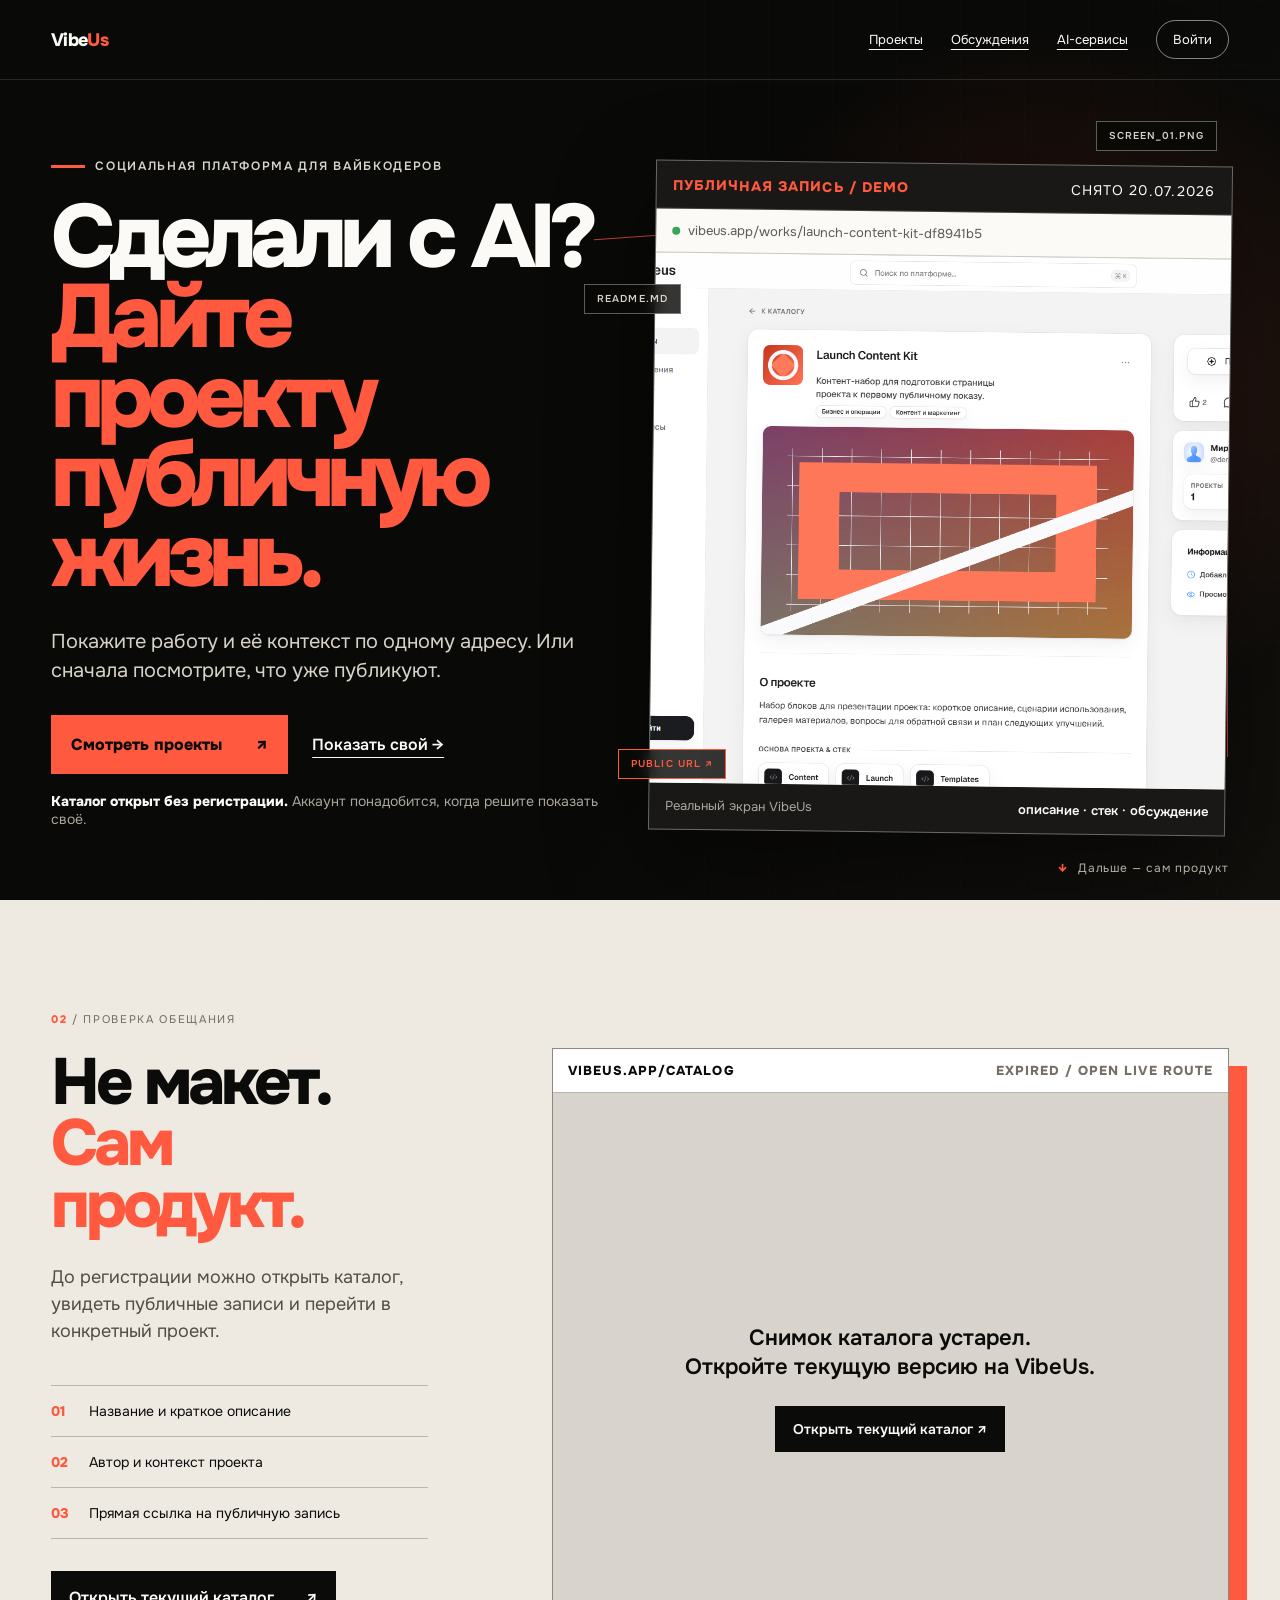
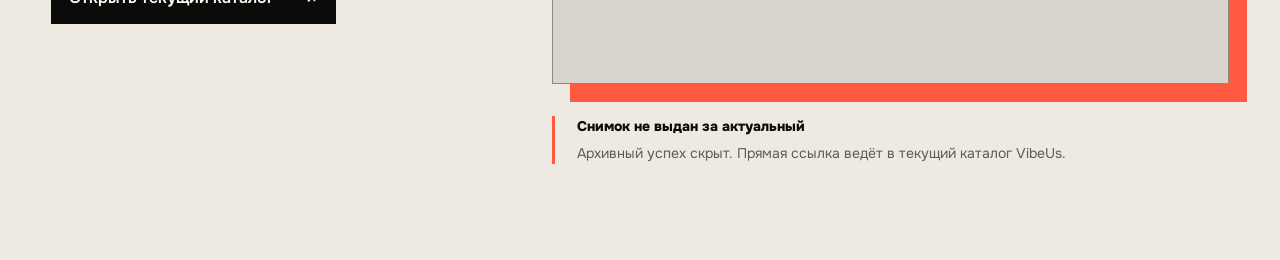
<file: variants/vibeus-public-life/sitecraft/vibeus-public-life-conscious-v3/golden-slice.html>
<!doctype html>
<html lang="ru">
<head>
  <meta charset="utf-8">
  <meta name="viewport" content="width=device-width, initial-scale=1">
  <meta name="theme-color" content="#090907">
  <title>VibeUs — conscious golden slice</title>
  <style>
    @font-face{font-family:Onest;src:url('../../assets/onest-400.ttf') format('truetype');font-weight:400;font-display:swap}
    @font-face{font-family:Onest;src:url('../../assets/onest-600.ttf') format('truetype');font-weight:600;font-display:swap}
    @font-face{font-family:Onest;src:url('../../assets/onest-800.ttf') format('truetype');font-weight:800;font-display:swap}
    :root{--ink:#0b0b09;--night:#090907;--paper:#eeeae2;--white:#fbfaf7;--coral:#ff593f;--line:rgba(255,255,255,.2)}
    *{box-sizing:border-box}
    html{scroll-behavior:smooth}
    body{margin:0;background:var(--night);color:var(--white);font-family:Onest,Arial,sans-serif;overflow-x:visible}
    a{color:inherit}
    .skip{position:fixed;z-index:20;left:16px;top:-80px;background:var(--white);color:var(--ink);padding:12px 16px}.skip:focus{top:16px}
    .hero{position:relative;isolation:isolate;min-height:100svh;padding:112px 4vw 42px;display:grid;grid-template-columns:repeat(12,minmax(0,1fr));column-gap:24px;align-items:center;overflow:hidden}
    .hero::before{content:"";position:absolute;inset:0;z-index:-2;background:radial-gradient(circle at 82% 42%,rgba(255,89,63,.17),transparent 30%),linear-gradient(125deg,#090907 0 60%,#12100d)}
    .hero::after{content:"";position:absolute;inset:0;z-index:-1;opacity:.13;background-image:linear-gradient(rgba(255,255,255,.07) 1px,transparent 1px),linear-gradient(90deg,rgba(255,255,255,.07) 1px,transparent 1px);background-size:64px 64px;mask-image:linear-gradient(90deg,transparent 0,#000 60%,#000)}
    .header{position:absolute;z-index:5;top:0;left:0;right:0;height:80px;padding:0 4vw;display:flex;align-items:center;justify-content:space-between;border-bottom:1px solid rgba(255,255,255,.12)}
    .brand{text-decoration:none;font-weight:800;font-size:18px;letter-spacing:-.04em}.brand span{color:var(--coral)}
    .nav{display:flex;align-items:center;gap:28px;font-size:13px}.nav a{text-underline-offset:5px}.nav .login{border:1px solid rgba(255,255,255,.5);border-radius:999px;padding:10px 16px;text-decoration:none}
    .copy{grid-column:1/span 6;align-self:center;position:relative;z-index:2;padding:40px 0 24px}
    .kicker{display:flex;align-items:center;gap:10px;margin:0 0 24px;font-size:12px;font-weight:600;letter-spacing:.14em;text-transform:uppercase;color:#d9d5cd}.kicker::before{content:"";width:34px;height:3px;background:var(--coral)}
    h1{margin:0;max-width:760px;font-size:clamp(68px,7vw,112px);line-height:.89;letter-spacing:-.075em;font-weight:800;text-wrap:balance}
    h1 em{display:block;color:var(--coral);font-style:normal}
    .lead{max-width:610px;margin:30px 0 0;font-size:20px;line-height:1.45;color:#d7d2ca}
    .actions{display:flex;align-items:center;gap:24px;margin-top:30px;flex-wrap:wrap}
    .button{display:inline-flex;align-items:center;justify-content:space-between;gap:34px;min-width:234px;padding:17px 18px;background:var(--coral);color:var(--ink);font-weight:800;text-decoration:none;border:2px solid var(--coral)}
    .secondary{font-weight:600;text-underline-offset:7px}.mobile-secondary{display:none}
    .condition{margin:18px 0 0;font-size:14px;color:#aaa59d}.condition strong{color:var(--white)}
    .record{grid-column:7/span 6;position:relative;align-self:center;min-width:0;margin-top:26px}
    .trace{position:absolute;z-index:-1;left:-58px;top:8%;width:110%;height:84%;border-top:1px solid var(--coral);border-right:1px solid var(--coral);transform:skewY(-4deg);opacity:.75}
    .fragment{position:absolute;z-index:3;padding:9px 12px;border:1px solid rgba(255,255,255,.34);background:rgba(9,9,7,.82);font:600 10px/1 Onest,Arial;letter-spacing:.11em;color:#d6d0c8;backdrop-filter:blur(8px)}
    .fragment.one{left:-68px;top:18%}.fragment.two{right:12px;top:-42px}.fragment.three{left:-34px;bottom:8%;border-color:var(--coral);color:var(--coral)}
    .record-shell{background:#191816;border:1px solid rgba(255,255,255,.35);box-shadow:0 34px 100px rgba(0,0,0,.46);transform:rotate(.7deg);transform-origin:50% 50%}
    .record-meta{min-height:48px;display:flex;align-items:center;justify-content:space-between;gap:14px;padding:10px 16px;border-bottom:1px solid rgba(255,255,255,.18);font-size:14px;letter-spacing:.08em;text-transform:uppercase}.record-meta b{color:var(--coral)}
    .url{display:flex;align-items:center;gap:8px;min-width:0;height:44px;padding:0 16px;background:var(--white);color:#5d5a55;border-bottom:1px solid #ccc6bb;font-size:13px}.url i{width:8px;height:8px;flex:0 0 auto;border-radius:50%;background:#35a657}.url span{overflow:hidden;white-space:nowrap;text-overflow:ellipsis}
    .record-window{height:min(49vw,530px);max-height:530px;min-height:410px;overflow:hidden;background:#f3f3f3}
    .record-window img{display:block;width:100%;height:100%;object-fit:cover;object-position:31% top}
    .record-caption{display:grid;grid-template-columns:1fr auto;gap:16px;padding:14px 16px;color:#aaa59d;font-size:13px;line-height:1.35}.record-caption strong{color:var(--white);font-weight:600;text-align:right}
    .fold-index{position:absolute;right:4vw;bottom:24px;display:flex;align-items:center;gap:10px;color:#b7b1a8;font-size:12px;letter-spacing:.08em}.fold-index b{color:var(--coral)}
    .proof{min-height:920px;background:var(--paper);color:var(--ink);padding:112px 4vw 96px;display:grid;grid-template-columns:repeat(12,minmax(0,1fr));gap:24px;align-items:start}
    .proof-copy{grid-column:1/span 4;position:sticky;top:56px}.eyebrow{margin:0 0 26px;font-size:11px;letter-spacing:.15em;text-transform:uppercase;color:#6f6a62}.eyebrow b{color:var(--coral)}
    .proof h2{margin:0;font-size:clamp(48px,5.1vw,76px);line-height:.94;letter-spacing:-.065em}.proof h2 em{font-style:normal;color:var(--coral)}
    .proof-copy>p:not(.eyebrow){margin:28px 0 0;max-width:410px;font-size:18px;line-height:1.5;color:#514d47}
    .proof-list{list-style:none;margin:40px 0 32px;padding:0;border-top:1px solid #bcb5aa}.proof-list li{display:grid;grid-template-columns:30px 1fr;gap:8px;padding:16px 0;border-bottom:1px solid #bcb5aa;font-size:14px}.proof-list b{color:var(--coral)}
    .dark-button{display:inline-flex;gap:32px;align-items:center;background:var(--ink);color:var(--white);padding:16px 18px;text-decoration:none;font-weight:600}
    .catalog-proof{grid-column:6/span 7;min-width:0;margin-top:36px}
    .catalog-frame{position:relative;border:1px solid #8e887e;background:#fff;box-shadow:18px 18px 0 var(--coral)}
    .catalog-label{display:flex;align-items:center;justify-content:space-between;gap:14px;padding:13px 15px;border-bottom:1px solid #bcb5aa;font-size:13px;text-transform:uppercase;letter-spacing:.08em}.catalog-label b{color:#766f66;text-align:right}
    .catalog-window{height:590px;overflow:hidden}.catalog-window img{display:block;width:100%;height:100%;object-fit:cover;object-position:54% top}.catalog-state{display:none;height:100%;padding:48px;align-items:center;justify-content:center;flex-direction:column;gap:24px;text-align:center;background:#d8d4cd;font-size:22px;font-weight:600;line-height:1.3}.catalog-state a{display:inline-flex;padding:14px 18px;background:var(--ink);color:var(--white);font-size:14px;text-decoration:none}body[data-catalog-state="expired"] .catalog-window img{display:none}body[data-catalog-state="expired"] .catalog-state{display:flex}
    .boundary{margin:32px 0 0;padding-left:22px;border-left:3px solid var(--coral);font-size:14px;line-height:1.55;color:#5f5a53}.boundary strong{display:block;color:var(--ink);margin-bottom:5px}
    @media(max-width:900px){
      .hero{display:block;min-height:0;padding:96px 20px 48px}.header{height:64px;padding:0 20px}.nav a:not(.login){display:none}.copy{padding:20px 0 0}.kicker{margin-bottom:18px;font-size:10px}h1{font-size:clamp(49px,14.5vw,70px);line-height:.9;max-width:560px}.lead{font-size:16px;margin-top:24px;max-width:500px}.actions{margin-top:24px;gap:16px}.button{min-width:0;width:100%;max-width:354px}.desktop-secondary{display:none}.mobile-secondary{display:inline-block;margin-top:22px;font-size:14px}.condition{max-width:350px;line-height:1.45}.record{margin:38px 0 0}.record-shell{transform:none}.fragment{display:none}.record-window{height:560px;min-height:0}.record-window img{object-position:30% top}.record-caption{grid-template-columns:1fr}.record-caption strong{text-align:left}.fold-index{display:none}.proof{display:block;min-height:0;padding:86px 20px 72px}.proof-copy{position:static}.proof h2{font-size:52px}.proof-copy>p:not(.eyebrow){font-size:16px}.catalog-proof{margin-top:52px}.catalog-window{height:520px}.catalog-frame{box-shadow:10px 10px 0 var(--coral)}}
    @media(max-width:430px){
      .hero{padding-left:18px;padding-right:18px}.header{padding:0 18px}.brand{font-size:16px}.nav .login{padding:8px 13px}.kicker{margin-top:0}h1{font-size:52px}.lead{font-size:15px;line-height:1.42}.actions{align-items:flex-start;flex-direction:column}.record{margin-top:30px}.record-meta{height:42px;padding:0 11px}.record-meta span:last-child{display:none}.url{padding:0 11px}.record-window{height:410px}.record-caption{padding:12px 11px}.proof h2{font-size:48px}.catalog-window{height:390px}}
    @media(max-width:340px){h1{font-size:45px}.lead{font-size:14px}.button{padding:15px 14px}.record-window{height:350px}.proof h2{font-size:42px}}
    @media(prefers-reduced-motion:no-preference){.fragment{animation:align 5s ease-in-out infinite alternate}.fragment.two{animation-delay:-1.5s}.fragment.three{animation-delay:-3s}@keyframes align{to{transform:translate3d(8px,4px,0)}}}
    @media(prefers-reduced-motion:reduce){html{scroll-behavior:auto}}
    @media(forced-colors:active){.button,.dark-button{border:2px solid ButtonText}.trace{border-color:CanvasText}.catalog-frame{box-shadow:none}}
  </style>
</head>
<body>
  <a class="skip" href="#main">К содержанию</a>
  <main id="main">
    <section class="hero" aria-labelledby="hero-title">
      <header class="header">
        <a class="brand" href="#">Vibe<span>Us</span></a>
        <nav class="nav" aria-label="Основная навигация">
          <a href="https://vibeus.app/catalog">Проекты</a>
          <a href="https://vibeus.app/discussions">Обсуждения</a>
          <a href="https://vibeus.app/ai-tools">AI-сервисы</a>
          <a class="login" href="https://vibeus.app/auth">Войти</a>
        </nav>
      </header>
      <div class="copy">
        <p class="kicker">Социальная платформа для вайбкодеров</p>
        <h1 id="hero-title">Сделали с AI? <em>Дайте проекту публичную жизнь.</em></h1>
        <p class="lead">Покажите работу и её контекст по одному адресу. Или сначала посмотрите, что уже публикуют.</p>
        <div class="actions">
          <a class="button" href="https://vibeus.app/catalog">Смотреть проекты <span aria-hidden="true">↗</span></a>
          <a class="secondary desktop-secondary" href="https://vibeus.app/auth">Показать свой →</a>
        </div>
        <p class="condition"><strong>Каталог открыт без регистрации.</strong> Аккаунт понадобится, когда решите показать своё.</p>
      </div>
      <div class="record" aria-label="Свежий снимок публичной записи VibeUs">
        <div class="trace" aria-hidden="true"></div>
        <span class="fragment one" aria-hidden="true">README.MD</span>
        <span class="fragment two" aria-hidden="true">SCREEN_01.PNG</span>
        <span class="fragment three" aria-hidden="true">PUBLIC URL ↗</span>
        <div class="record-shell">
          <div class="record-meta"><b>Публичная запись / demo</b><span>снято 20.07.2026</span></div>
          <div class="url"><i></i><span>vibeus.app/works/launch-content-kit-df8941b5</span></div>
          <div class="record-window"><img src="product-proof/2026-07-20/record.png" alt="Публичная запись Launch Content Kit на VibeUs"></div>
          <div class="record-caption"><span>Реальный экран VibeUs</span><strong>описание · стек · обсуждение</strong></div>
        </div>
        <a class="secondary mobile-secondary" href="https://vibeus.app/auth">Показать свой →</a>
      </div>
      <div class="fold-index"><b>↓</b><span>Дальше — сам продукт</span></div>
    </section>

    <section class="proof" id="proof" aria-labelledby="proof-title">
      <div class="proof-copy">
        <p class="eyebrow"><b>02</b> / Проверка обещания</p>
        <h2 id="proof-title">Не макет.<br><em>Сам продукт.</em></h2>
        <p>До регистрации можно открыть каталог, увидеть публичные записи и перейти в конкретный проект.</p>
        <ul class="proof-list">
          <li><b>01</b><span>Название и краткое описание</span></li>
          <li><b>02</b><span>Автор и контекст проекта</span></li>
          <li><b>03</b><span>Прямая ссылка на публичную запись</span></li>
        </ul>
        <a class="dark-button" href="https://vibeus.app/catalog">Открыть текущий каталог <span aria-hidden="true">↗</span></a>
      </div>
      <div class="catalog-proof">
        <div class="catalog-frame">
          <div class="catalog-label"><strong>vibeus.app/catalog</strong><b data-state-label>live capture / 20.07.2026</b></div>
          <div class="catalog-window"><img src="product-proof/2026-07-20/catalog.png" alt="Текущий публичный каталог проектов VibeUs"><div class="catalog-state" role="status"><span>Снимок каталога устарел.<br>Откройте текущую версию на VibeUs.</span><a href="https://vibeus.app/catalog">Открыть текущий каталог ↗</a></div></div>
        </div>
        <p class="boundary" data-boundary><strong>Честная граница доказательства</strong>Снимок показывает текущие публичные записи, а не масштаб сообщества и не библиотеку готовых решений. Состав каталога меняется.</p>
      </div>
    </section>
  </main>
  <script id="catalog-proof-receipt" type="application/json">{"claim_id":"clm-public-catalog","owner":"VibeUs product owner","verified":true,"verified_at":"2026-07-20T00:00:00Z","expires_at":"2026-07-21T23:59:59Z","landmark":"Каталог проектов"}</script>
  <script>
    const receipt = JSON.parse(document.querySelector('#catalog-proof-receipt').textContent);
    const forcedState = new URLSearchParams(location.search).get('catalog_state');
    const receiptIsCurrent = receipt.verified === true && Date.parse(receipt.verified_at) <= Date.now() && Date.now() <= Date.parse(receipt.expires_at);
    const state = forcedState === 'expired' ? 'expired' : (receiptIsCurrent ? 'current' : 'expired');
    document.body.dataset.catalogState = state;
    if (state === 'expired') {
      document.body.dataset.catalogState = 'expired';
      document.querySelector('[data-state-label]').textContent = 'expired / open live route';
      document.querySelector('[data-boundary]').innerHTML = '<strong>Снимок не выдан за актуальный</strong>Архивный успех скрыт. Прямая ссылка ведёт в текущий каталог VibeUs.';
    }
  </script>
</body>
</html>
</file>
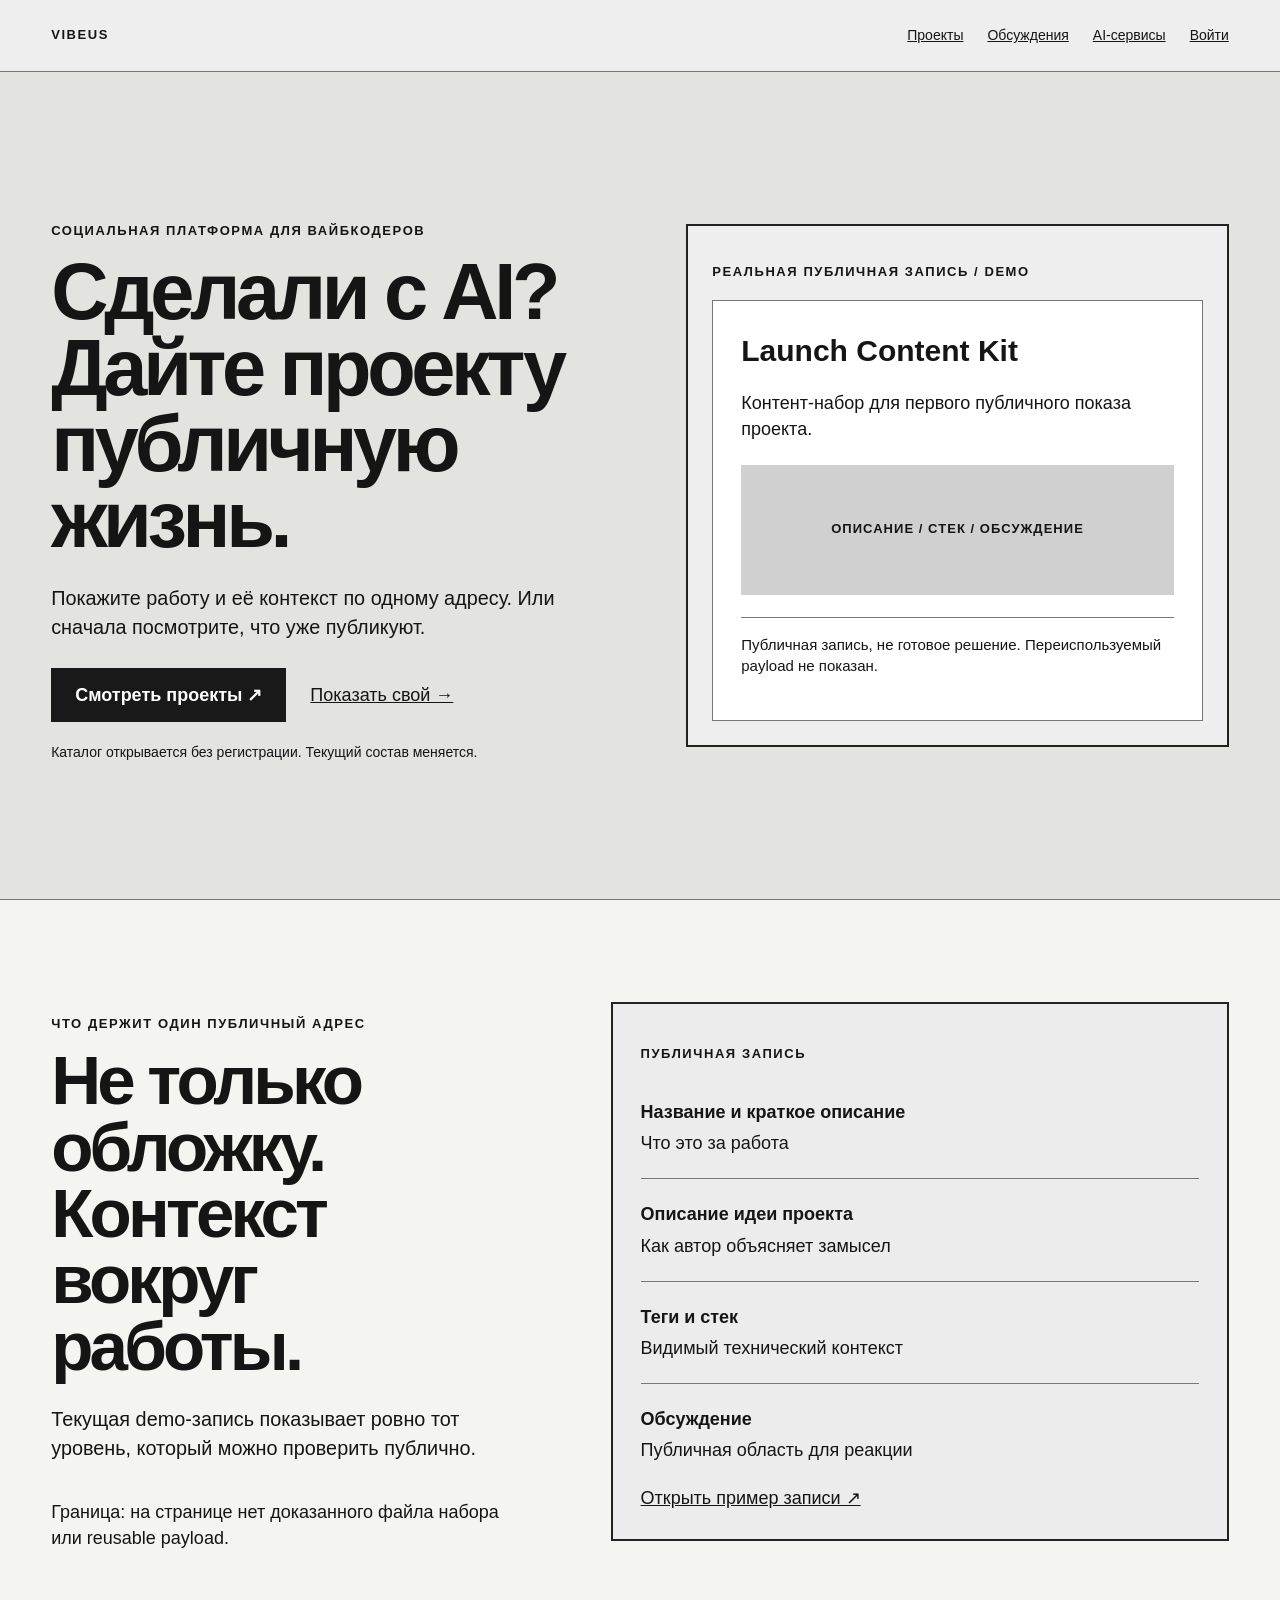
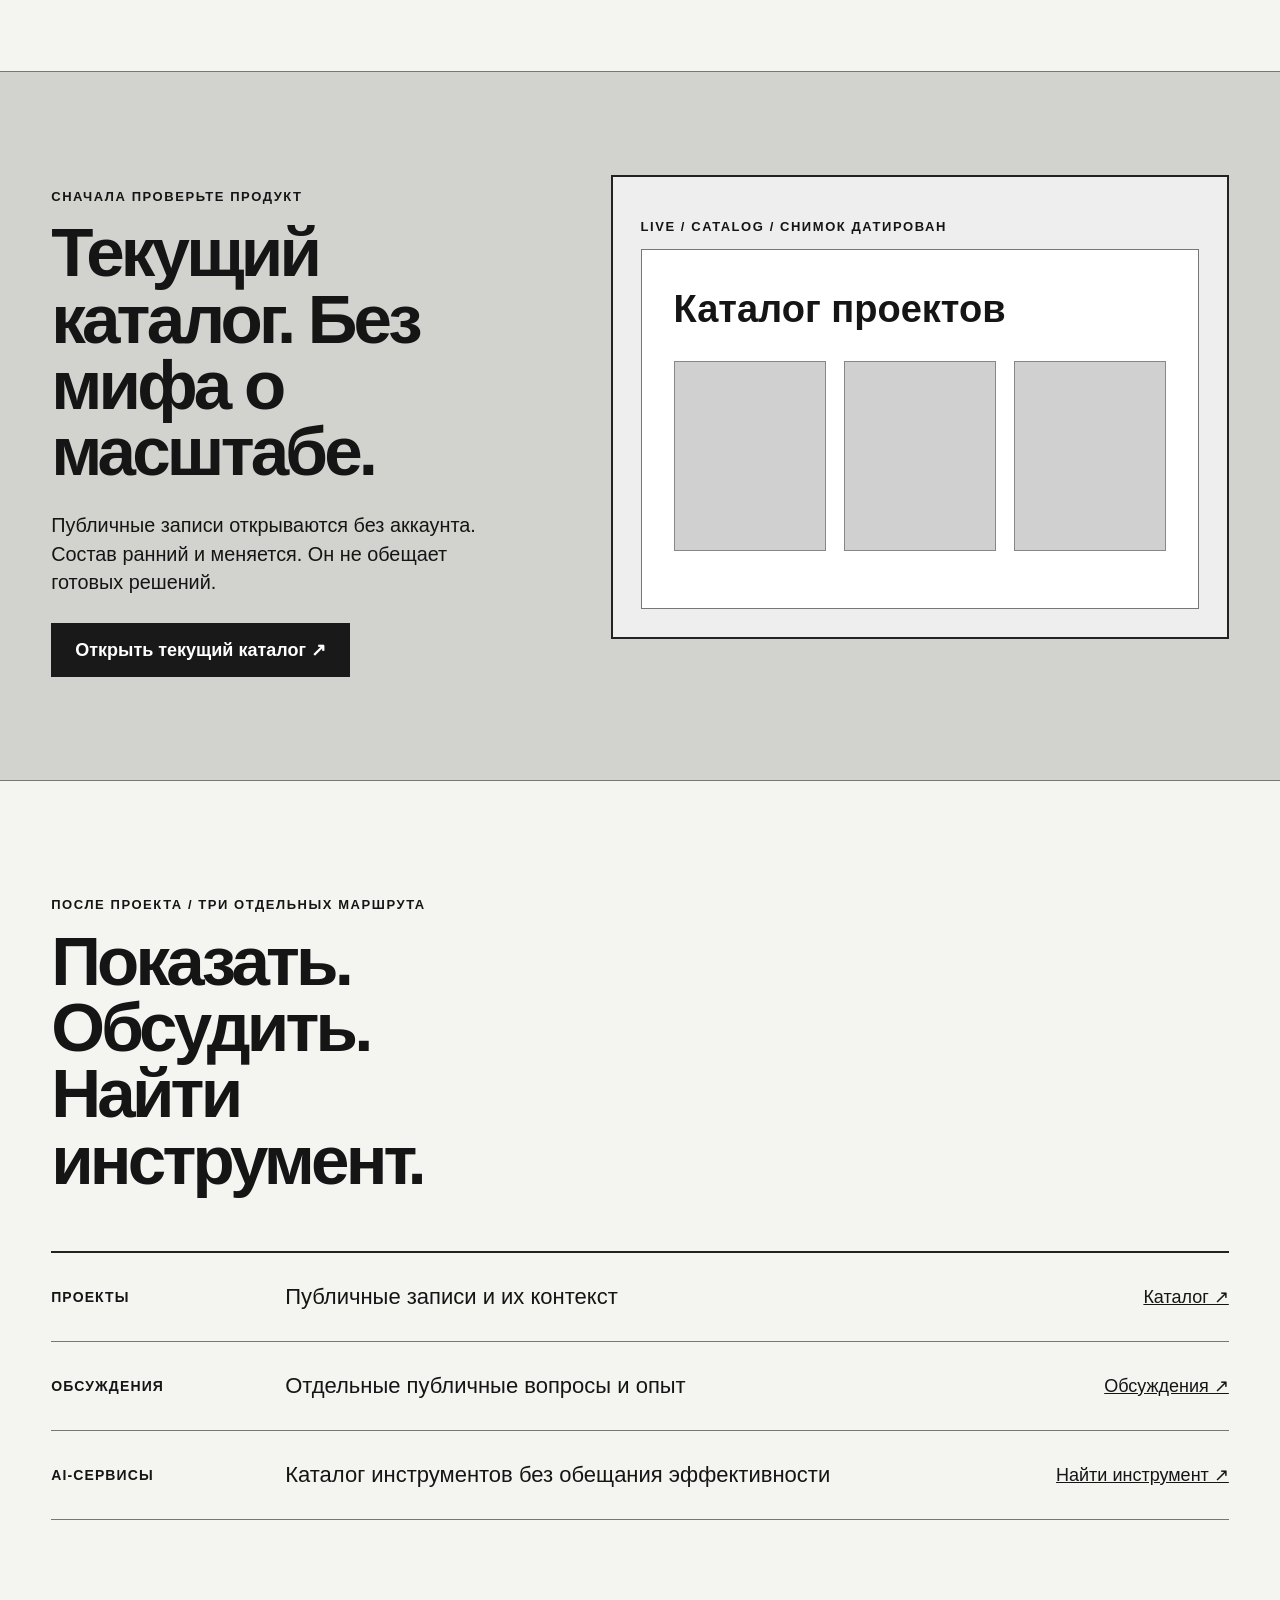
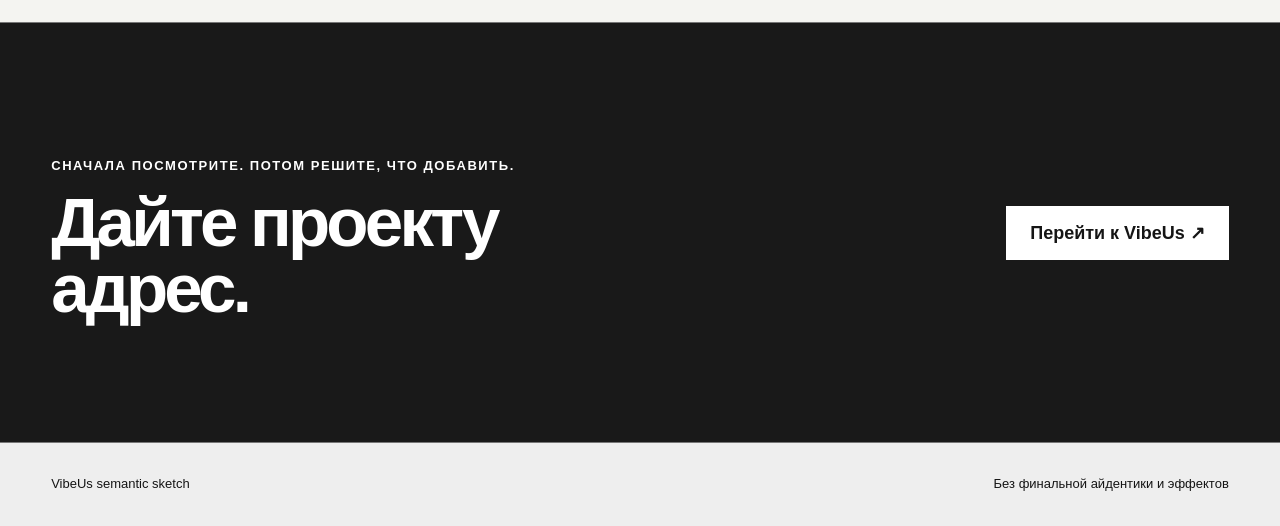
<file: variants/vibeus-public-life/sitecraft/vibeus-public-life-conscious-v3/semantic-sketch.html>
<!doctype html>
<html lang="ru">
<head>
  <meta charset="utf-8">
  <meta name="viewport" content="width=device-width, initial-scale=1">
  <title>VibeUs semantic sketch</title>
  <style>
    *{box-sizing:border-box}html{scroll-behavior:auto}body{margin:0;background:#f4f4f1;color:#151515;font-family:Arial,sans-serif;font-size:18px;line-height:1.45}a{color:inherit}header{height:72px;padding:0 4vw;display:flex;align-items:center;justify-content:space-between;border-bottom:1px solid #777;background:#eee}.brand,.eyebrow,.meta{font-size:13px;font-weight:800;letter-spacing:.12em;text-transform:uppercase}.nav{display:flex;gap:24px;font-size:14px}.chapter{padding:clamp(64px,8vw,128px) 4vw;border-bottom:1px solid #777}.hero{min-height:calc(100svh - 72px);padding-top:56px;padding-bottom:56px;display:grid;grid-template-columns:minmax(0,1fr) minmax(420px,.95fr);gap:5vw;align-items:center;background:#e3e3e0}.copy{max-width:780px}h1,h2{margin:0;font-weight:800;letter-spacing:-.055em;line-height:.96}h1{font-size:clamp(56px,6.2vw,96px);max-width:12ch}h2{font-size:clamp(44px,5.4vw,82px);max-width:12ch}.lead{max-width:650px;font-size:clamp(18px,1.55vw,23px);margin:26px 0}.actions{display:flex;gap:24px;align-items:center;flex-wrap:wrap}.button{display:inline-flex;min-height:54px;align-items:center;padding:0 24px;background:#191919;color:#fff;text-decoration:none;font-weight:700}.condition{margin:20px 0 0;max-width:600px;font-size:14px}.proof{border:2px solid #222;background:#eee;padding:24px}.proof-card{background:#fff;border:1px solid #777;padding:28px;margin-top:18px;min-height:330px}.proof-card h3{font-size:30px;margin:0 0 14px}.placeholder{height:130px;background:#d0d0d0;margin:22px 0;display:grid;place-items:center;font-size:13px;font-weight:700;letter-spacing:.08em}.boundary{padding-top:16px;border-top:1px solid #777;font-size:15px}.split{display:grid;grid-template-columns:minmax(0,.85fr) minmax(420px,1.15fr);gap:8vw;align-items:start}.ledger{border:2px solid #222;background:#ececec;padding:28px}.ledger div{padding:22px 0;border-top:1px solid #777}.ledger div:first-of-type{border-top:0}.ledger strong{display:block;margin-bottom:5px}.note{max-width:660px;margin-top:36px}.catalog{background:#d2d2cf}.catalog-preview{background:#eee;border:2px solid #222;padding:28px}.catalog-window{background:#fff;border:1px solid #777;padding:32px;min-height:360px}.catalog-window h3{font-size:38px;margin:0 0 24px}.records{display:grid;grid-template-columns:repeat(3,1fr);gap:18px}.records i{display:block;min-height:190px;background:#d0d0d0;border:1px solid #888}.route-list{margin-top:58px;border-top:2px solid #222}.route{display:grid;grid-template-columns:210px 1fr auto;gap:24px;align-items:center;padding:28px 0;border-bottom:1px solid #777}.route strong{font-size:14px;letter-spacing:.08em}.route p{margin:0;font-size:22px}.final{background:#191919;color:#fff;min-height:420px;display:grid;grid-template-columns:1fr auto;gap:48px;align-items:center}.final .button{background:#fff;color:#151515}.final h2{max-width:14ch}.footer{padding:32px 4vw;display:flex;justify-content:space-between;gap:24px;font-size:13px;background:#eee}
    @media(max-width:800px){body{font-size:16px}header{height:auto;min-height:62px;padding:16px 20px}.nav{display:none}.chapter{padding:64px 20px}.hero{min-height:auto;display:flex;flex-direction:column;align-items:stretch;gap:26px;padding-top:38px;padding-bottom:56px}.hero .copy{display:contents}.hero .eyebrow{order:0}.hero h1{order:1;font-size:clamp(44px,13.2vw,54px);line-height:.93}.hero .lead{order:2;margin:0}.hero .actions{order:3;align-items:stretch;flex-direction:column;gap:0}.hero .actions .button{justify-content:center}.hero .actions a:not(.button){display:none}.hero .condition{order:4;margin:0}.hero .proof{order:5;padding:18px}.proof-card{min-height:300px;padding:22px}.split{display:flex;flex-direction:column;gap:44px}.split h2{max-width:11ch}.ledger{padding:20px;width:100%}.catalog .split{flex-direction:column}.catalog-preview{padding:18px;width:100%}.catalog-window{min-height:300px;padding:22px}.catalog-window h3{font-size:30px}.records{grid-template-columns:1fr 1fr}.records i:last-child{display:none}.route-list{margin-top:42px}.route{grid-template-columns:1fr auto;gap:10px 16px}.route p{grid-column:1/-1;font-size:18px}.final{min-height:0;display:flex;align-items:stretch;flex-direction:column}.final .button{justify-content:center}.footer{padding:28px 20px;flex-direction:column}}
  </style>
</head>
<body>
  <header><span class="brand">VibeUs</span><nav class="nav" aria-label="Скетч навигации"><a href="https://vibeus.app/catalog">Проекты</a><a href="https://vibeus.app/discussions">Обсуждения</a><a href="https://vibeus.app/ai-tools">AI-сервисы</a><a href="https://vibeus.app/auth">Войти</a></nav></header>
  <main>
    <section class="chapter hero" data-chapter="ch-orient">
      <div class="copy">
        <p class="eyebrow">Социальная платформа для вайбкодеров</p>
        <h1>Сделали с AI? Дайте проекту публичную жизнь.</h1>
        <p class="lead">Покажите работу и её контекст по одному адресу. Или сначала посмотрите, что уже публикуют.</p>
        <div class="actions"><a class="button" href="https://vibeus.app/catalog">Смотреть проекты ↗</a><a href="https://vibeus.app/auth">Показать свой →</a></div>
        <p class="condition">Каталог открывается без регистрации. Текущий состав меняется.</p>
      </div>
      <aside class="proof" aria-label="Будущий реальный продуктовый объект">
        <p class="meta">Реальная публичная запись / demo</p>
        <div class="proof-card"><h3>Launch Content Kit</h3><p>Контент-набор для первого публичного показа проекта.</p><div class="placeholder">ОПИСАНИЕ / СТЕК / ОБСУЖДЕНИЕ</div><p class="boundary">Публичная запись, не готовое решение. Переиспользуемый payload не показан.</p></div>
      </aside>
    </section>

    <section class="chapter split" data-chapter="ch-record">
      <div><p class="eyebrow">Что держит один публичный адрес</p><h2>Не только обложку. Контекст вокруг работы.</h2><p class="lead">Текущая demo-запись показывает ровно тот уровень, который можно проверить публично.</p><p class="note">Граница: на странице нет доказанного файла набора или reusable payload.</p></div>
      <div class="ledger"><p class="meta">Публичная запись</p><div><strong>Название и краткое описание</strong><span>Что это за работа</span></div><div><strong>Описание идеи проекта</strong><span>Как автор объясняет замысел</span></div><div><strong>Теги и стек</strong><span>Видимый технический контекст</span></div><div><strong>Обсуждение</strong><span>Публичная область для реакции</span></div><a href="https://vibeus.app/works/launch-content-kit-df8941b5">Открыть пример записи ↗</a></div>
    </section>

    <section class="chapter catalog split" data-chapter="ch-proof">
      <div><p class="eyebrow">Сначала проверьте продукт</p><h2>Текущий каталог. Без мифа о масштабе.</h2><p class="lead">Публичные записи открываются без аккаунта. Состав ранний и меняется. Он не обещает готовых решений.</p><a class="button" href="https://vibeus.app/catalog">Открыть текущий каталог ↗</a></div>
      <div class="catalog-preview"><p class="meta">Live / catalog / снимок датирован</p><div class="catalog-window"><h3>Каталог проектов</h3><div class="records"><i></i><i></i><i></i></div></div></div>
    </section>

    <section class="chapter" data-chapter="ch-routes">
      <p class="eyebrow">После проекта / три отдельных маршрута</p><h2>Показать. Обсудить. Найти инструмент.</h2>
      <div class="route-list"><div class="route"><strong>ПРОЕКТЫ</strong><p>Публичные записи и их контекст</p><a href="https://vibeus.app/catalog">Каталог ↗</a></div><div class="route"><strong>ОБСУЖДЕНИЯ</strong><p>Отдельные публичные вопросы и опыт</p><a href="https://vibeus.app/discussions">Обсуждения ↗</a></div><div class="route"><strong>AI-СЕРВИСЫ</strong><p>Каталог инструментов без обещания эффективности</p><a href="https://vibeus.app/ai-tools">Найти инструмент ↗</a></div></div>
    </section>

    <section class="chapter final" data-chapter="ch-join"><div><p class="eyebrow">Сначала посмотрите. Потом решите, что добавить.</p><h2>Дайте проекту адрес.</h2></div><a class="button" href="https://vibeus.app/auth">Перейти к VibeUs ↗</a></section>
  </main>
  <footer class="footer"><span>VibeUs semantic sketch</span><span>Без финальной айдентики и эффектов</span></footer>
</body>
</html>
</file>
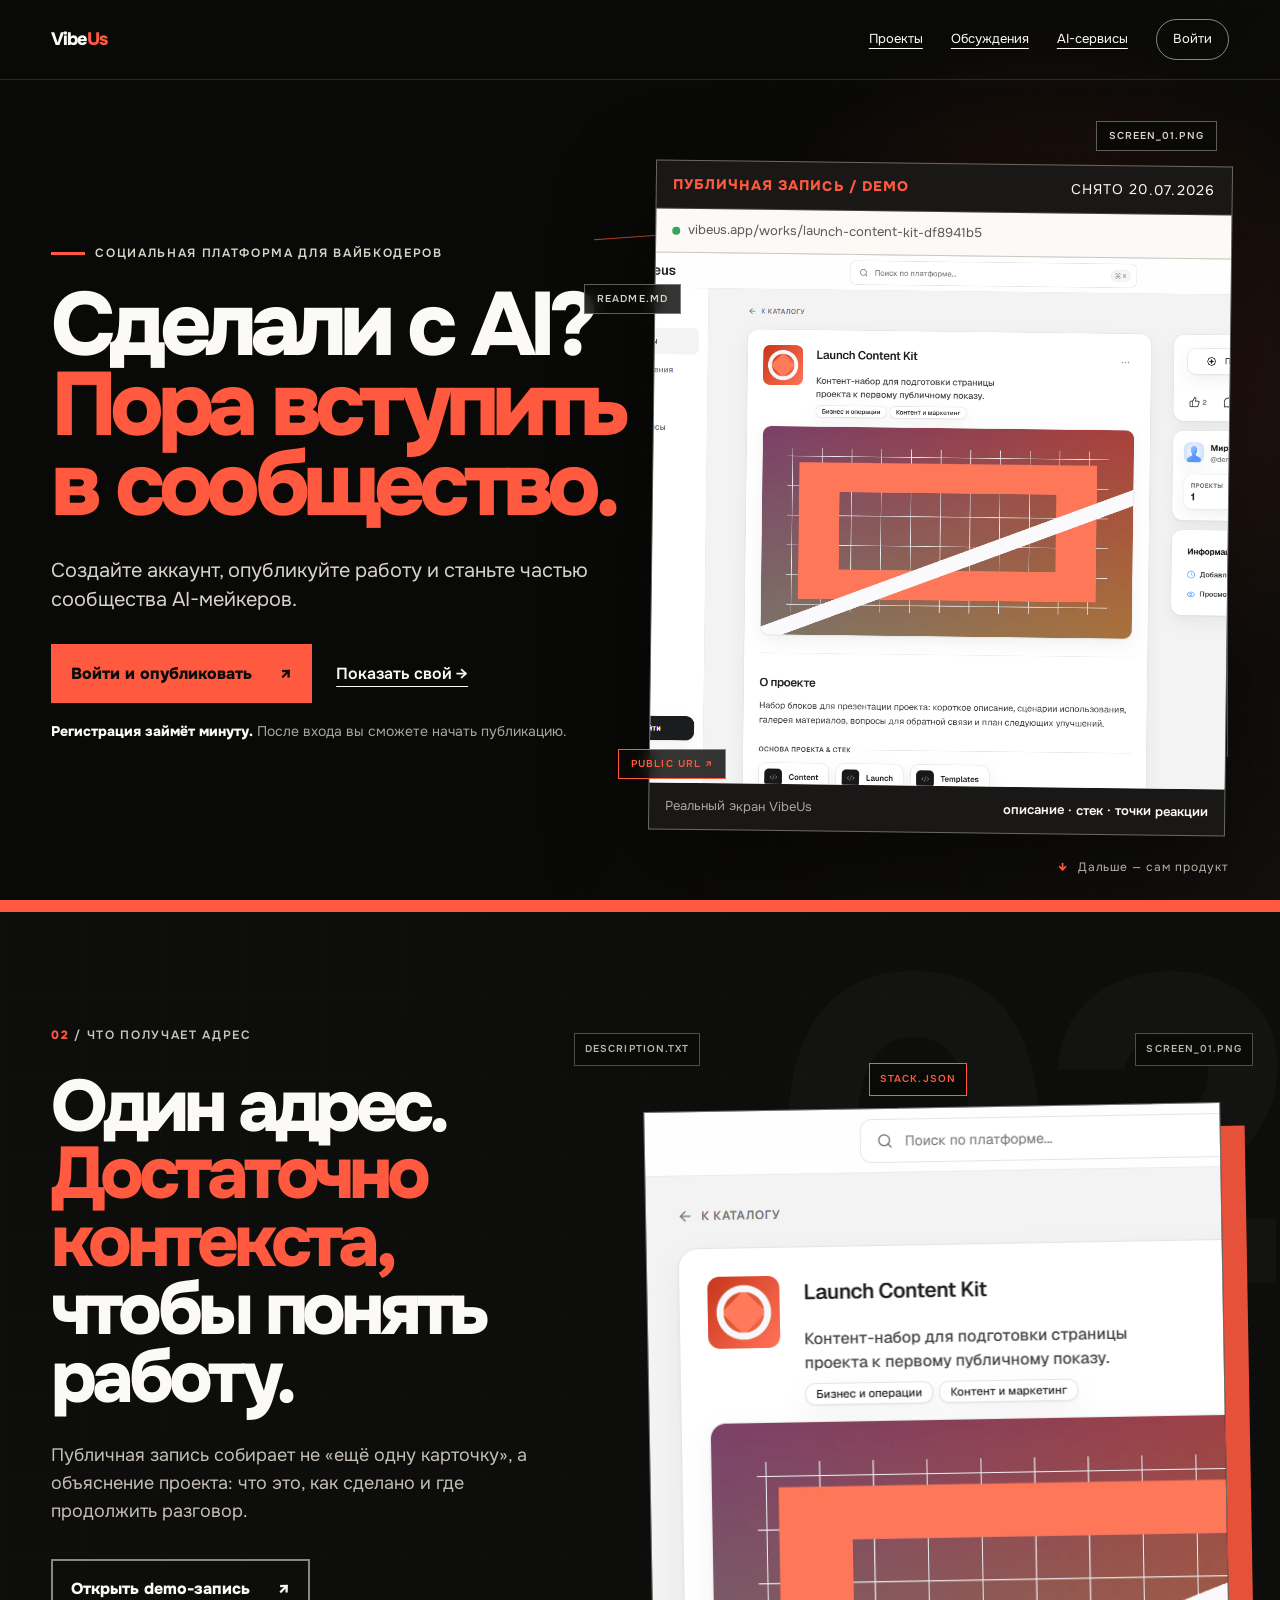
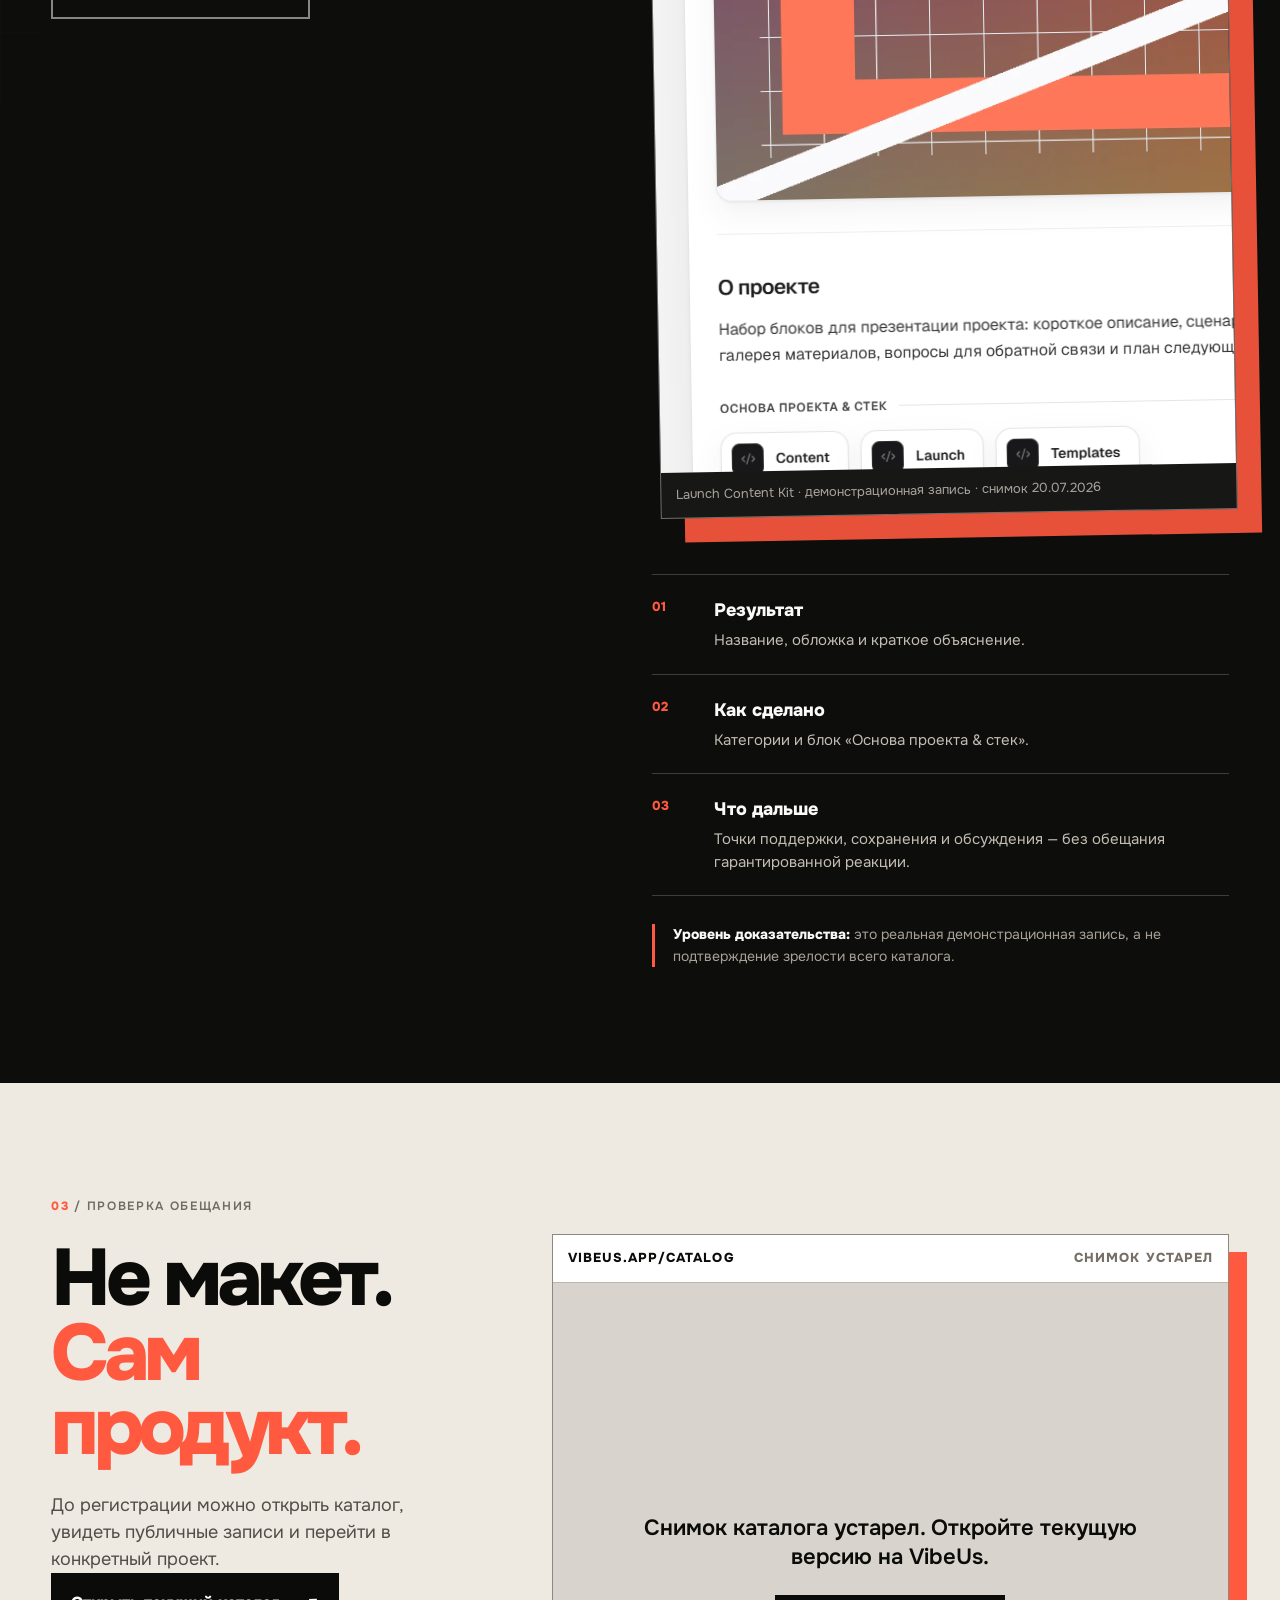
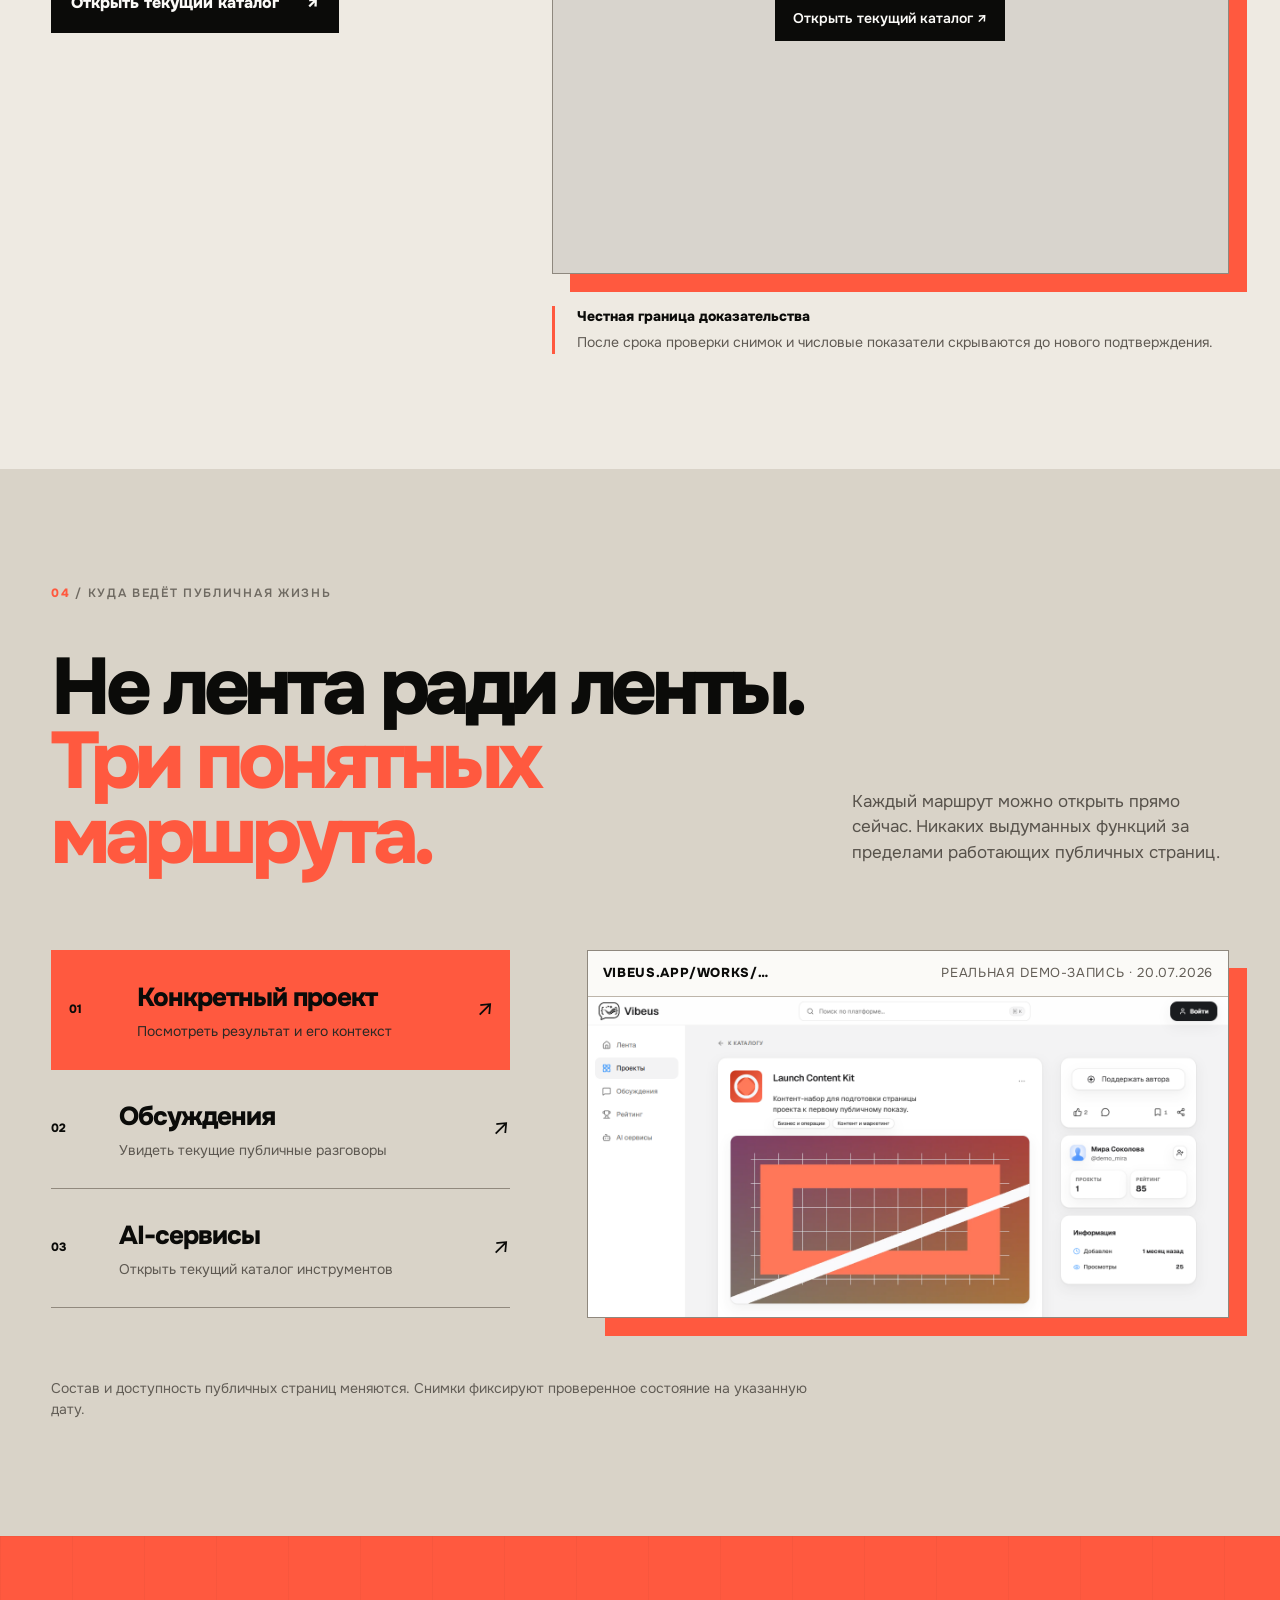
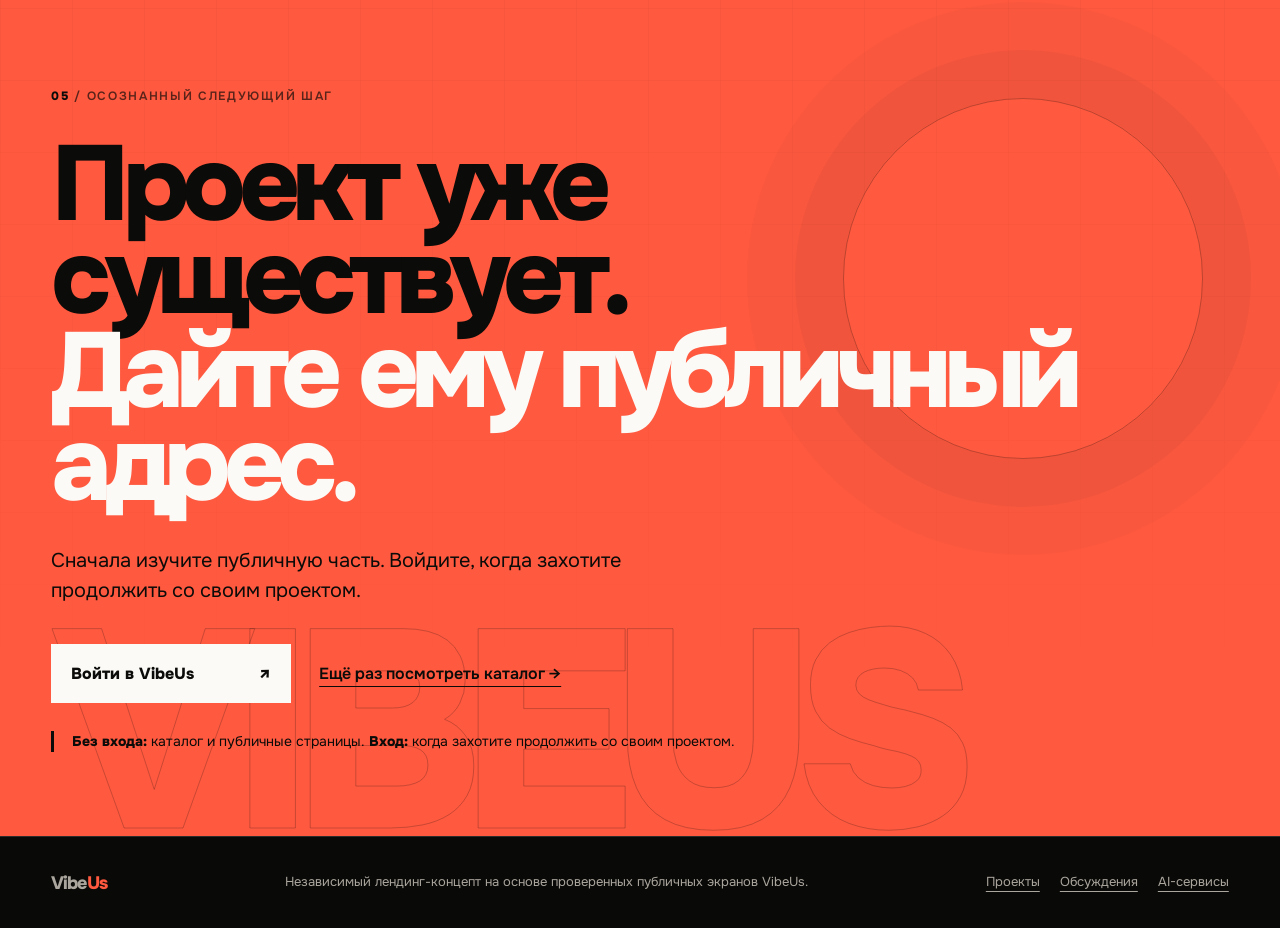
<file: variants/vibeus-public-life/sitecraft/vibeus-public-life-conscious-v3/falsification/plausible-semantic.html>
<!doctype html>
<html lang="ru" class="no-js">
<head>
  <meta charset="utf-8">
  <meta name="viewport" content="width=device-width, initial-scale=1">
  <link rel="icon" href="data:image/svg+xml,%3Csvg xmlns='http://www.w3.org/2000/svg' viewBox='0 0 64 64'%3E%3Crect width='64' height='64' rx='14' fill='%23ff593f'/%3E%3Cpath d='M16 17h10l6 20 6-20h10L38 48H26z' fill='%23090907'/%3E%3C/svg%3E">
  <meta name="theme-color" content="#090907">
  <meta name="description" content="VibeUs — социальная платформа, где AI-проект получает публичную запись, адрес и пространство для обсуждения.">
  <title>VibeUs — дайте AI-проекту публичную жизнь</title>
  <meta name="robots" content="noindex"><link rel="stylesheet" href="../system-source/styles.css">
  <script>document.documentElement.classList.remove('no-js')</script>
</head>
<body data-catalog-state="loading">
  <a class="skip-link" href="#main">К содержанию</a>

  <main id="main">
    <section class="hero" id="top" aria-labelledby="hero-title" data-chapter="01">
      <header class="site-header" aria-label="Навигация VibeUs">
        <a class="brand" href="#top" aria-label="VibeUs, начало страницы">Vibe<span>Us</span></a>
        <nav class="site-nav" aria-label="Основная навигация">
          <a href="https://vibeus.app/catalog">Проекты</a>
          <a href="https://vibeus.app/discussions">Обсуждения</a>
          <a href="https://vibeus.app/ai-tools">AI-сервисы</a>
          <a class="nav-login" href="https://vibeus.app/auth">Войти</a>
        </nav>
      </header>

      <div class="hero-copy">
        <p class="kicker">Социальная платформа для вайбкодеров</p>
        <h1 id="hero-title">Сделали с AI? <em>Пора вступить в сообщество.</em></h1>
        <p class="hero-lead">Создайте аккаунт, опубликуйте работу и станьте частью сообщества AI-мейкеров.</p>
        <div class="hero-actions">
          <a class="button button-coral" href="https://vibeus.app/auth" data-proof-action="catalog-hero">Войти и опубликовать <span aria-hidden="true">↗</span></a>
          <a class="text-link hero-auth-desktop" href="https://vibeus.app/auth">Показать свой →</a>
        </div>
        <p class="action-condition"><strong>Регистрация займёт минуту.</strong> После входа вы сможете начать публикацию.</p>
      </div>

      <div class="hero-record" aria-label="Свежий снимок публичной записи VibeUs">
        <div class="trace" aria-hidden="true"></div>
        <span class="file-fragment fragment-readme" aria-hidden="true">README.MD</span>
        <span class="file-fragment fragment-screen" aria-hidden="true">SCREEN_01.PNG</span>
        <span class="file-fragment fragment-url" aria-hidden="true">PUBLIC URL ↗</span>
        <div class="record-shell">
          <div class="record-meta"><b>Публичная запись / demo</b><span>снято 20.07.2026</span></div>
          <div class="record-url"><i aria-hidden="true"></i><span>vibeus.app/works/launch-content-kit-df8941b5</span></div>
          <div class="record-window">
            <img src="../system-source/assets/vibeus-record-2026-07-20.png" width="1440" height="960" alt="Публичная запись Launch Content Kit на VibeUs" fetchpriority="high">
          </div>
          <div class="record-caption"><span>Реальный экран VibeUs</span><strong>описание · стек · точки реакции</strong></div>
        </div>
        <a class="text-link hero-auth-mobile" href="https://vibeus.app/auth">Показать свой →</a>
      </div>

      <div class="fold-cue" aria-hidden="true"><b>↓</b><span>Дальше — сам продукт</span></div>
    </section>

    <section class="record-anatomy section-pad" id="record" aria-labelledby="record-title" data-chapter="02">
      <div class="anatomy-intro">
        <p class="eyebrow eyebrow-dark"><b>02</b> / Что получает адрес</p>
        <h2 id="record-title">Один адрес.<br><em>Достаточно контекста,</em><br>чтобы понять работу.</h2>
        <p>Публичная запись собирает не «ещё одну карточку», а объяснение проекта: что это, как сделано и где продолжить разговор.</p>
        <a class="button button-outline" href="https://vibeus.app/works/launch-content-kit-df8941b5">Открыть demo-запись <span aria-hidden="true">↗</span></a>
      </div>

      <div class="anatomy-stage">
        <div class="anatomy-files" aria-hidden="true">
          <span>DESCRIPTION.TXT</span>
          <span>STACK.JSON</span>
          <span>SCREEN_01.PNG</span>
        </div>
        <figure class="anatomy-screen">
          <img src="../system-source/assets/vibeus-record-2026-07-20.png" width="1440" height="960" alt="Демонстрационная публичная запись с описанием, тегами, стеком и точками реакции" loading="lazy" decoding="async">
          <figcaption>Launch Content Kit · демонстрационная запись · снимок 20.07.2026</figcaption>
        </figure>
        <ol class="anatomy-ledger" aria-label="Состав публичной записи">
          <li><b>01</b><span><strong>Результат</strong>Название, обложка и краткое объяснение.</span></li>
          <li><b>02</b><span><strong>Как сделано</strong>Категории и блок «Основа проекта &amp; стек».</span></li>
          <li><b>03</b><span><strong>Что дальше</strong>Точки поддержки, сохранения и обсуждения — без обещания гарантированной реакции.</span></li>
        </ol>
        <p class="demo-boundary"><strong>Уровень доказательства:</strong> это реальная демонстрационная запись, а не подтверждение зрелости всего каталога.</p>
      </div>
    </section>

    <section class="catalog-proof section-pad" id="proof" aria-labelledby="proof-title" data-chapter="03">
      <div class="proof-copy">
        <p class="eyebrow"><b>03</b> / Проверка обещания</p>
        <h2 id="proof-title">Не макет.<br><em>Сам продукт.</em></h2>
        <p>До регистрации можно открыть каталог, увидеть публичные записи и перейти в конкретный проект.</p>
        <dl class="live-metrics" data-catalog-current>
          <div><dt>Проектов в снимке</dt><dd>4</dd></div>
          <div><dt>Авторов в снимке</dt><dd>4</dd></div>
        </dl>
        <a class="button button-dark" href="https://vibeus.app/catalog" data-proof-action="catalog-proof">Открыть текущий каталог <span aria-hidden="true">↗</span></a>
      </div>

      <div class="catalog-object">
        <div class="catalog-frame">
          <div class="catalog-label"><strong>vibeus.app/catalog</strong><b data-state-label>снимок не подтверждён</b></div>
          <div class="catalog-window">
            <img src="../system-source/assets/vibeus-catalog-2026-07-20.png" width="1440" height="960" alt="Текущий публичный каталог проектов VibeUs" decoding="async" data-catalog-current>
            <div class="catalog-degraded" role="status" aria-live="polite">
              <span data-state-message>Снимок не подтверждён на этой странице. Откройте текущий каталог напрямую.</span>
              <a href="https://vibeus.app/catalog">Открыть текущий каталог ↗</a>
            </div>
          </div>
        </div>
        <p class="evidence-boundary" data-boundary><strong>Честная граница доказательства</strong>Пока актуальность снимка не подтверждена, сохранённый экран и цифры скрыты. Текущий каталог можно открыть напрямую.</p>
      </div>
    </section>

    <section class="route-ledger section-pad" id="routes" aria-labelledby="routes-title" data-chapter="04">
      <div class="routes-heading">
        <p class="eyebrow"><b>04</b> / Куда ведёт публичная жизнь</p>
        <h2 id="routes-title">Не лента ради ленты.<br><em>Три понятных маршрута.</em></h2>
        <p>Каждый маршрут можно открыть прямо сейчас. Никаких выдуманных функций за пределами работающих публичных страниц.</p>
      </div>

      <div class="routes-system" data-route-system data-active-route="project">
        <div class="route-list" aria-label="Публичные маршруты VibeUs">
          <a class="route-row is-active" href="https://vibeus.app/works/launch-content-kit-df8941b5" data-route="project">
            <span class="route-number">01</span>
            <span class="route-name"><strong>Конкретный проект</strong><small>Посмотреть результат и его контекст</small></span>
            <span class="route-arrow" aria-hidden="true">↗</span>
            <img class="route-mobile-image" src="../system-source/assets/vibeus-record-2026-07-20.png" width="1440" height="960" alt="Публичная запись проекта" loading="lazy" decoding="async">
          </a>
          <a class="route-row" href="https://vibeus.app/discussions" data-route="discussions">
            <span class="route-number">02</span>
            <span class="route-name"><strong>Обсуждения</strong><small>Увидеть текущие публичные разговоры</small></span>
            <span class="route-arrow" aria-hidden="true">↗</span>
            <img class="route-mobile-image" src="../system-source/assets/vibeus-discussions-2026-07-20.png" width="1440" height="960" alt="Публичная страница обсуждений VibeUs" loading="lazy" decoding="async">
          </a>
          <a class="route-row" href="https://vibeus.app/ai-tools" data-route="tools">
            <span class="route-number">03</span>
            <span class="route-name"><strong>AI-сервисы</strong><small>Открыть текущий каталог инструментов</small></span>
            <span class="route-arrow" aria-hidden="true">↗</span>
            <img class="route-mobile-image" src="../system-source/assets/vibeus-ai-tools-2026-07-20.png" width="1440" height="960" alt="Каталог AI-сервисов VibeUs" loading="lazy" decoding="async">
          </a>
        </div>

        <div class="route-preview" aria-live="polite">
          <figure class="route-panel is-active" data-route-panel="project">
            <img src="../system-source/assets/vibeus-record-2026-07-20.png" width="1440" height="960" alt="Публичная запись проекта Launch Content Kit" loading="lazy" decoding="async">
            <figcaption><b>vibeus.app/works/…</b><span>Реальная demo-запись · 20.07.2026</span></figcaption>
          </figure>
          <figure class="route-panel" data-route-panel="discussions" hidden>
            <img src="../system-source/assets/vibeus-discussions-2026-07-20.png" width="1440" height="960" alt="Публичная страница обсуждений VibeUs" loading="lazy" decoding="async">
            <figcaption><b>vibeus.app/discussions</b><span>Текущая публичная страница · 20.07.2026</span></figcaption>
          </figure>
          <figure class="route-panel" data-route-panel="tools" hidden>
            <img src="../system-source/assets/vibeus-ai-tools-2026-07-20.png" width="1440" height="960" alt="Публичный каталог AI-сервисов VibeUs" loading="lazy" decoding="async">
            <figcaption><b>vibeus.app/ai-tools</b><span>Текущая публичная страница · 20.07.2026</span></figcaption>
          </figure>
        </div>
      </div>
      <p class="route-boundary">Состав и доступность публичных страниц меняются. Снимки фиксируют проверенное состояние на указанную дату.</p>
    </section>

    <section class="join" id="join" aria-labelledby="join-title" data-chapter="05">
      <div class="join-grid" aria-hidden="true"></div>
      <p class="eyebrow eyebrow-join"><b>05</b> / Осознанный следующий шаг</p>
      <h2 id="join-title">Проект уже существует.<br><em>Дайте ему публичный адрес.</em></h2>
      <p>Сначала изучите публичную часть. Войдите, когда захотите продолжить со своим проектом.</p>
      <div class="join-actions">
        <a class="button button-light" href="https://vibeus.app/auth">Войти в VibeUs <span aria-hidden="true">↗</span></a>
        <a class="text-link text-link-dark" href="https://vibeus.app/catalog">Ещё раз посмотреть каталог →</a>
      </div>
      <p class="availability-note"><strong>Без входа:</strong> каталог и публичные страницы. <strong>Вход:</strong> когда захотите продолжить со своим проектом.</p>
      <div class="join-wordmark" aria-hidden="true">VIBEUS</div>
    </section>
  </main>

  <footer class="site-footer">
    <a class="brand" href="#top">Vibe<span>Us</span></a>
    <p>Независимый лендинг-концепт на основе проверенных публичных экранов VibeUs.</p>
    <nav aria-label="Ссылки в подвале">
      <a href="https://vibeus.app/catalog">Проекты</a>
      <a href="https://vibeus.app/discussions">Обсуждения</a>
      <a href="https://vibeus.app/ai-tools">AI-сервисы</a>
    </nav>
  </footer>

  <script id="catalog-proof-receipt" type="application/json">{"claim_id":"clm-public-catalog","owner":"VibeUs product owner","verified":true,"verified_at":"2026-07-20T00:00:00Z","expires_at":"2026-07-21T23:59:59Z","landmark":"Каталог проектов","captured_projects":4,"captured_authors":4}</script>
  <script src="../system-source/app.js" defer></script>
</body>
</html>
</file>
<file: styles.css>
:root{--ink:#10120f;--paper:#f3f2ec;--paper-2:#e8e7df;--lime:#c9ff24;--lime-dark:#8ebd00;--muted:#73766e;--line:rgba(16,18,15,.18);--dark-line:rgba(255,255,255,.14);--shell:min(1120px,calc(100vw - 64px));--sans:"Segoe UI Variable Text","Segoe UI",Arial,sans-serif;--display:Bahnschrift,"Segoe UI Variable Display","Segoe UI",Arial,sans-serif;--mono:"SFMono-Regular",Consolas,"Liberation Mono",monospace;--ease:cubic-bezier(.2,.75,.2,1)}
*{box-sizing:border-box}html{scroll-behavior:smooth}body{margin:0;background:var(--paper);color:var(--ink);font:16px/1.5 var(--sans);overflow-x:hidden}body.menu-open{overflow:hidden}a{color:inherit;text-decoration:none}button{font:inherit;color:inherit}.skip-link{position:fixed;left:18px;top:-80px;z-index:100;background:var(--lime);color:var(--ink);padding:12px 18px;font-weight:700}.skip-link:focus{top:18px}.section-shell{width:var(--shell);margin-inline:auto}section[id]{scroll-margin-top:70px}
.site-header{position:fixed;inset:0 0 auto;z-index:50;height:64px;padding:0 max(32px,calc((100vw - 1120px)/2));display:flex;align-items:center;gap:34px;color:#fff;border-bottom:1px solid var(--dark-line);transition:background .3s,color .3s,border-color .3s}.site-header.scrolled{background:rgba(243,242,236,.9);color:var(--ink);border-color:var(--line);backdrop-filter:blur(18px)}.brand{display:inline-flex;align-items:center;gap:10px;font-weight:900;letter-spacing:-.035em}.brand-mark{width:28px;height:24px;border:1.5px solid currentColor;border-radius:8px;display:grid;place-items:center;position:relative}.brand-mark:after{content:"";position:absolute;left:5px;bottom:-5px;width:6px;height:6px;border-left:1.5px solid currentColor;transform:skewY(-35deg)}.brand-mark i{width:3px;height:3px;border-radius:50%;background:currentColor;box-shadow:8px 0 currentColor}.brand-mark b{position:absolute;bottom:2px;font:8px/1 var(--mono)}.desktop-nav{display:flex;gap:27px;margin-left:auto}.desktop-nav a{font-size:12px;font-weight:650;transition:opacity .2s}.desktop-nav a:hover{opacity:.58}.header-cta{display:inline-flex;align-items:center;gap:22px;border:1px solid currentColor;border-radius:999px;padding:10px 15px;font-size:12px;font-weight:750}.header-cta span{font-size:15px}.menu-button,.mobile-menu{display:none}
.hero{position:relative;min-height:760px;height:100svh;max-height:920px;padding:125px max(32px,calc((100vw - 1120px)/2)) 52px;display:grid;grid-template-columns:minmax(0,1.04fr) minmax(420px,.96fr);align-items:center;gap:24px;background:#0d100c;color:#fff;overflow:hidden}.hero:after{content:"";position:absolute;inset:0;background:radial-gradient(circle at var(--mx,78%) var(--my,34%),rgba(201,255,36,.13),transparent 24%);pointer-events:none}.hero-grid,.join-grid{position:absolute;inset:0;background-image:linear-gradient(rgba(255,255,255,.055) 1px,transparent 1px),linear-gradient(90deg,rgba(255,255,255,.055) 1px,transparent 1px);background-size:52px 52px;mask-image:linear-gradient(to bottom,#000,transparent 90%)}.hero-copy{position:relative;z-index:2;align-self:center;min-width:0}.eyebrow,.section-index{font:700 10px/1.2 var(--mono);letter-spacing:.14em;text-transform:uppercase}.eyebrow{color:var(--lime);margin:0 0 28px}.hero h1{max-width:760px;margin:0;font-family:var(--display);font-size:clamp(3.9rem,5.9vw,6.35rem);line-height:.91;letter-spacing:-.045em;font-weight:700}.hero h1 em{color:var(--lime);font-style:normal}.hero-lead{max-width:620px;margin:34px 0 0;color:#c8ccc4;font-size:17px;line-height:1.55}.hero-actions{display:flex;align-items:center;gap:28px;margin-top:28px}.button{display:inline-flex;align-items:center;justify-content:space-between;gap:24px;min-height:48px;padding:0 18px;border:1px solid currentColor;border-radius:999px;font-size:13px;font-weight:800}.button-primary{border-color:var(--lime);background:var(--lime);color:var(--ink);transition:transform .25s var(--ease),background .25s}.button-primary:hover{background:#dcff71;transform:translateY(-2px)}.text-link{display:inline-flex;align-items:center;gap:28px;padding:11px 0;border-bottom:1px solid rgba(255,255,255,.58);font-size:13px;font-weight:700}.hero-route{margin:23px 0 0;color:#747a71;font:9px/1.4 var(--mono);letter-spacing:.1em;text-transform:uppercase;overflow-wrap:anywhere}.scroll-cue{position:absolute;z-index:3;left:max(32px,calc((100vw - 1120px)/2));bottom:26px;display:flex;align-items:center;gap:12px;color:#7d8279;font:9px/1 var(--mono);text-transform:uppercase;letter-spacing:.11em}.scroll-cue i{width:28px;height:1px;background:var(--lime);position:relative}.scroll-cue i:after{content:"";position:absolute;right:0;top:-2px;width:5px;height:5px;border-right:1px solid var(--lime);border-top:1px solid var(--lime);transform:rotate(45deg)}
.signal-stage{position:relative;z-index:2;width:min(100%,510px);aspect-ratio:1/1;justify-self:end}.signal-axis{position:absolute;inset:9%;border:1px solid rgba(255,255,255,.18);border-radius:50%;box-shadow:0 0 0 52px rgba(255,255,255,.045),0 0 0 104px rgba(255,255,255,.035)}.signal-axis:after{content:"";position:absolute;inset:25%;border:1px solid rgba(201,255,36,.62);border-radius:50%;transform:scaleX(1.55) rotate(-7deg)}.signal-core{position:absolute;left:50%;top:50%;transform:translate(-50%,-50%);text-align:center}.signal-core small,.signal-core span{display:block;color:#777d73;font:8px/1.2 var(--mono);letter-spacing:.14em;text-transform:uppercase}.signal-core strong{display:block;margin:10px 0 8px;font-size:44px;letter-spacing:-.06em}.signal-note{position:absolute;width:150px;padding:18px 17px 16px;background:var(--paper);color:var(--ink);box-shadow:0 18px 40px rgba(0,0,0,.18);transform:rotate(-4deg)}.signal-note span,.signal-note small{display:block;font:8px/1.35 var(--mono);color:#787c74;text-transform:uppercase}.signal-note b{display:block;margin:17px 0 3px;font-size:15px}.note-project{left:3%;top:8%}.note-discuss{right:-1%;top:42%;transform:rotate(5deg)}.note-profile{left:11%;bottom:4%;background:var(--lime);transform:rotate(3deg)}.signal-dot{position:absolute;width:12px;height:12px;border:4px solid rgba(201,255,36,.22);border-radius:50%;background:var(--lime)}.dot-a{left:16%;top:43%}.dot-b{right:7%;bottom:18%}
.why{padding:145px 0 130px}.section-index{color:#696d66}.why-heading{display:grid;grid-template-columns:.34fr 1fr;gap:55px;margin-top:56px}.why-heading>p{margin:9px 0 0;color:#6e726b;font-size:14px}.why h2,.mechanism h2,.explore h2,.join h2,.faq h2{margin:0;font-size:clamp(3.5rem,6.4vw,6.5rem);line-height:.9;letter-spacing:-.07em}.why h2 em,.mechanism h2 em,.join h2 em{font-style:normal}.why h2 em{color:#72766e}.why-outcomes{display:grid;grid-template-columns:repeat(3,1fr);gap:0;margin-top:100px;border-top:1px solid var(--line)}.why-outcomes article{min-height:260px;padding:25px 28px 28px 0;border-bottom:1px solid var(--line)}.why-outcomes article+article{padding-left:28px;border-left:1px solid var(--line)}.why-outcomes span{font:9px var(--mono);color:var(--lime-dark)}.why-outcomes h3{max-width:260px;margin:66px 0 13px;font-size:23px;line-height:1.05;letter-spacing:-.04em}.why-outcomes p{max-width:305px;margin:0;color:#6c7068;font-size:14px}
.mechanism{padding:135px 0;background:#151814;color:#f5f5ef}.section-index.light{color:#7c8277}.mechanism-head{display:grid;grid-template-columns:.25fr 1fr .45fr;gap:36px;align-items:end}.mechanism h2 em{color:var(--lime)}.mechanism-head>p{margin:0 0 8px;color:#93988f;font-size:15px}.mechanism-body{display:grid;grid-template-columns:.33fr .67fr;gap:70px;margin-top:90px}.mechanism-nav{border-top:1px solid var(--dark-line)}.mechanism-nav button{width:100%;min-height:78px;padding:0;border:0;border-bottom:1px solid var(--dark-line);background:none;color:#7f857b;display:grid;grid-template-columns:32px 1fr;grid-template-rows:auto auto;gap:0 0;text-align:left;cursor:pointer;transition:color .25s,padding .25s}.mechanism-nav button:hover,.mechanism-nav button.active{color:#fff;padding-left:9px}.mechanism-nav button span{grid-row:1/span 2;align-self:center;font:8px var(--mono)}.mechanism-nav button b{align-self:end;font-size:16px}.mechanism-nav button small{align-self:start;color:#73796f;font-size:10px}.feature-panel{outline:none}.panel-meta{display:flex;justify-content:space-between;color:#767c72;font:8px var(--mono);text-transform:uppercase;letter-spacing:.12em}.panel-canvas{position:relative;height:270px;margin:21px 0 31px;padding:45px;background-color:#0d100c;background-image:linear-gradient(rgba(255,255,255,.07) 1px,transparent 1px),linear-gradient(90deg,rgba(255,255,255,.07) 1px,transparent 1px);background-size:34px 34px;border:1px solid var(--dark-line);overflow:hidden}.code-line{font:14px/2 var(--mono);color:#9ba096}.code-line span,.code-line b{color:var(--lime)}.code-line.muted{margin-left:38px;color:#5f655c}.project-sheet{position:absolute;right:45px;bottom:33px;width:220px;height:115px;padding:17px;background:var(--paper);color:var(--ink);box-shadow:-14px 14px 0 var(--lime)}.project-sheet i{display:block;width:18px;height:3px;background:var(--ink);box-shadow:7px 0 var(--ink)}.project-sheet strong{display:block;margin-top:31px;font:11px var(--mono)}.project-sheet span{display:block;color:#777b73;font:8px var(--mono);text-transform:uppercase}.feature-panel h3{margin:0;font-size:42px;line-height:.95;letter-spacing:-.055em}.feature-panel>p{max-width:530px;margin:18px 0 0;color:#969b92;font-size:14px}
.explore{padding:145px 0}.explore-heading{display:grid;grid-template-columns:1fr .34fr;gap:70px;align-items:end;margin:56px 0 80px}.explore-heading p{margin:0 0 8px;color:#6c7068;font-size:14px}.route-list{border-top:1px solid var(--line)}.route-list a{display:grid;grid-template-columns:60px .8fr 1fr 24px;gap:20px;align-items:center;min-height:112px;border-bottom:1px solid var(--line);transition:padding .25s var(--ease),background .25s}.route-list a:hover{padding-inline:18px;background:var(--paper-2)}.route-list>a>span{font:8px var(--mono)}.route-list small{font:8px var(--mono);text-transform:uppercase;letter-spacing:.1em;color:#7b7f77}.route-list h3{margin:5px 0 0;font-size:25px;letter-spacing:-.04em}.route-list p{margin:0;color:#6f736c;font-size:14px}.route-list i{font-style:normal;font-size:20px}
.join{position:relative;padding:135px 0;background:#272b25;color:#f6f6f0;overflow:hidden}.join-grid{opacity:.65;mask-image:linear-gradient(to right,#000,transparent)}.join-inner{position:relative;display:grid;grid-template-columns:1.05fr .72fr;gap:95px}.join h2 em{color:var(--lime)}.join-copy>p:not(.eyebrow){max-width:600px;margin:28px 0 0;color:#b0b5ab;font-size:15px}.join-steps{display:flex;gap:24px;margin-top:50px;color:#6e756a;font:8px var(--mono);text-transform:uppercase}.join-steps span{display:flex;align-items:center;gap:8px}.join-steps i{width:24px;height:24px;border:1px solid currentColor;border-radius:50%;display:grid;place-items:center;font-style:normal}.join-steps .active{color:var(--lime)}.join-action{align-self:end;padding-top:25px;border-top:1px solid rgba(255,255,255,.3)}.join-action>p{margin:0;color:var(--lime);font:8px var(--mono);text-transform:uppercase;letter-spacing:.1em}.join-action h3{margin:26px 0 28px;font-size:43px;line-height:.93;letter-spacing:-.055em}.join-action dl{margin:0 0 24px;border-top:1px solid var(--dark-line)}.join-action dl div{display:grid;grid-template-columns:74px 1fr;gap:15px;padding:14px 0;border-bottom:1px solid var(--dark-line)}.join-action dt{color:var(--lime);font:8px var(--mono);text-transform:uppercase}.join-action dd{margin:0;color:#a8ada4;font-size:11px}.join-action .button{width:100%}.join-action>small{display:block;margin-top:14px;color:#777d73;font-size:9px;line-height:1.5}.join-action>small a{text-decoration:underline}.login-link{display:flex;justify-content:space-between;margin-top:18px;padding-bottom:7px;border-bottom:1px solid rgba(255,255,255,.35);font-size:11px;font-weight:700}
.faq{display:grid;grid-template-columns:.35fr .65fr;gap:75px;padding:120px 0}.faq h2{margin-top:32px;font-size:70px}.faq-list{border-top:1px solid var(--line)}.faq-list article{border-bottom:1px solid var(--line)}.faq-list button{width:100%;min-height:60px;padding:0;border:0;background:none;display:flex;justify-content:space-between;align-items:center;text-align:left;font-weight:750;cursor:pointer}.faq-list button i{font-style:normal;font-size:18px}.faq-list article>div{display:grid;grid-template-rows:0fr;transition:grid-template-rows .3s var(--ease)}.faq-list article>div p{overflow:hidden;margin:0;color:#686c65;font-size:14px}.faq-list article.open>div{grid-template-rows:1fr}.faq-list article.open>div p{padding:0 45px 22px 0}.site-footer{min-height:100px;padding:25px max(32px,calc((100vw - 1120px)/2));display:flex;align-items:center;gap:40px;background:#0d100c;color:#fff}.site-footer>p{margin-left:auto;color:#72786f;font-size:10px}.site-footer nav{display:flex;gap:20px;font-size:10px;color:#8c9288}
.why h2,.mechanism h2,.explore h2,.join h2,.faq h2,.feature-panel h3,.join-action h3,.route-list h3{font-family:var(--display);letter-spacing:-.035em}.reveal,[data-reveal]{opacity:0;transform:translateY(20px);transition:opacity .75s var(--ease),transform .75s var(--ease)}.reveal.visible,[data-reveal].visible{opacity:1;transform:none}.hero .reveal:nth-child(2){transition-delay:.08s}.hero .reveal:nth-child(3){transition-delay:.14s}.hero .reveal:nth-child(4){transition-delay:.2s}.hero .signal-stage{transition-delay:.12s}.button:focus-visible,.menu-button:focus-visible,.mechanism-nav button:focus-visible,.faq-list button:focus-visible,a:focus-visible{outline:2px solid var(--lime);outline-offset:3px}
@media(max-width:980px){:root{--shell:min(100% - 44px,760px)}.site-header{padding-inline:22px}.desktop-nav,.header-cta{display:none}.menu-button{display:flex;margin-left:auto;width:42px;height:42px;border:1px solid currentColor;border-radius:50%;background:transparent;flex-direction:column;align-items:center;justify-content:center;gap:5px}.menu-button span{width:16px;height:1px;background:currentColor;transition:transform .25s}.menu-button[aria-expanded="true"] span:first-child{transform:translateY(3px) rotate(45deg)}.menu-button[aria-expanded="true"] span:last-child{transform:translateY(-3px) rotate(-45deg)}.mobile-menu{position:fixed;display:block;inset:70px 10px auto;padding:25px;background:rgba(243,242,236,.98);color:var(--ink);border:1px solid var(--line);box-shadow:0 20px 65px rgba(0,0,0,.18)}.mobile-menu[hidden]{display:none}.mobile-menu nav{display:flex;flex-direction:column;margin-bottom:20px}.mobile-menu nav a{padding:13px 0;border-bottom:1px solid var(--line);font-size:17px}.mobile-menu .button{width:100%}.hero{height:auto;max-height:none;min-height:100svh;padding:120px 22px 78px;grid-template-columns:minmax(0,1fr);gap:60px}.hero h1{font-size:clamp(4rem,11vw,6.5rem)}.signal-stage{justify-self:center;width:min(74vw,510px)}.scroll-cue{display:none}.why,.explore{padding-block:110px}.why-heading{grid-template-columns:1fr}.why-heading>p{order:2}.mechanism{padding-block:110px}.mechanism-head{grid-template-columns:1fr}.mechanism-body{gap:35px}.join-inner{grid-template-columns:1fr;gap:80px}.join-action{max-width:560px}.faq{padding-block:100px}}
@media(max-width:700px){:root{--shell:calc(100% - 32px)}.site-header{height:62px;padding-inline:16px}.mobile-menu{inset:66px 8px auto}.hero{padding:108px 16px 65px}.hero h1{font-size:clamp(3.25rem,15.2vw,4.65rem);line-height:.86}.hero-lead{font-size:16px}.hero-actions{align-items:stretch;flex-direction:column;gap:15px}.button{width:100%}.text-link{justify-content:space-between}.hero-route{line-height:1.8}.signal-stage{width:94vw;left:-2vw;margin-top:5px}.signal-note{width:125px;padding:14px}.signal-note b{font-size:13px}.note-project{left:6%}.note-discuss{right:2%}.signal-core strong{font-size:35px}.why,.explore{padding-block:85px}.why-heading{gap:28px;margin-top:45px}.why h2,.mechanism h2,.explore h2,.join h2{font-size:clamp(3.1rem,14vw,4.3rem)}.why-outcomes{grid-template-columns:1fr;margin-top:65px}.why-outcomes article{min-height:0;padding:25px 0}.why-outcomes article+article{padding-left:0;border-left:0}.why-outcomes h3{margin:38px 0 10px}.mechanism{padding-block:85px}.mechanism-body{grid-template-columns:1fr;margin-top:65px}.mechanism-nav{display:grid;grid-template-columns:repeat(3,1fr)}.mechanism-nav button{min-height:96px;padding:12px 8px!important;display:flex;flex-direction:column;justify-content:flex-end}.mechanism-nav button span{margin-bottom:auto}.mechanism-nav button small{display:none}.feature-panel{margin-top:20px}.panel-canvas{height:225px;padding:30px 20px}.code-line{font-size:11px}.project-sheet{right:25px;bottom:25px;width:175px;height:100px}.feature-panel h3{font-size:34px}.explore-heading{grid-template-columns:1fr;gap:25px;margin:45px 0 60px}.explore-heading p{max-width:300px}.route-list a{grid-template-columns:36px 1fr 22px;gap:12px;min-height:96px}.route-list a>p{display:none}.route-list i{grid-column:3;grid-row:1}.join{padding-block:85px}.join-inner{gap:65px}.join h2{font-size:clamp(3.35rem,15vw,4.7rem)}.join-steps{gap:10px;justify-content:space-between}.join-steps span{gap:5px;font-size:7px}.join-steps i{width:22px;height:22px}.join-action h3{font-size:38px}.faq{grid-template-columns:1fr;gap:55px;padding-block:80px}.faq h2{font-size:58px}.site-footer{align-items:flex-start;flex-wrap:wrap;padding:32px 16px}.site-footer>p{order:3;width:100%;margin:0}.site-footer nav{margin-left:auto}}
@media(max-width:340px){:root{--shell:calc(100% - 24px)}.hero{padding-inline:12px}.hero h1{font-size:clamp(2.8rem,14.5vw,3.2rem);overflow-wrap:break-word}.hero-lead{font-size:15px}.signal-stage{width:100vw;left:-12px}.signal-note{width:112px}.mechanism-nav button b{font-size:13px}.join-steps span{font-size:6px}.join-steps i{width:20px;height:20px}.site-footer nav{width:100%;margin:0;justify-content:space-between}}
@media(prefers-reduced-motion:reduce){html{scroll-behavior:auto}.reveal,[data-reveal]{opacity:1;transform:none;transition:none}.button-primary,.route-list a,.mechanism-nav button,.faq-list article>div{transition:none}.hero:after{display:none}}
</file>
<file: AURELIA-ISLE/styles.css>
:root{--ink:#1a211e;--paper:#f0eadf;--muted:#69716b;--acid:#d2ed72;--line:rgba(26,33,30,.22);--sans:Manrope,system-ui,sans-serif;--mono:'DM Mono',monospace;--serif:Georgia,serif}*{box-sizing:border-box}html{scroll-behavior:smooth}body{margin:0;background:var(--paper);color:var(--ink);font:15px/1.5 var(--sans);overflow-x:hidden}a{color:inherit;text-decoration:none}button,input{font:inherit}.header{height:74px;position:fixed;z-index:10;top:0;left:0;right:0;display:flex;align-items:center;justify-content:space-between;padding:0 4vw;background:rgba(240,234,223,.76);backdrop-filter:blur(14px);border-bottom:1px solid rgba(26,33,30,.1)}.brand{font:700 13px var(--mono);letter-spacing:.13em}.brand span{color:#889d3c}.header nav{display:flex;gap:28px;font:11px var(--mono);text-transform:uppercase;letter-spacing:.08em}.header nav a:hover,footer a:hover{opacity:.55}.menu{display:none;border:0;background:none;font-size:20px}.hero{min-height:100svh;position:relative;display:flex;align-items:flex-end;padding:0 8vw 9vh;background:#15251e;color:#f7f2e9;overflow:hidden}.hero-photo{position:absolute;inset:0;background-image:url('https://images.unsplash.com/photo-1734732165350-050d59cffe59?auto=format&fit=crop&fm=jpg&ixlib=rb-4.1.0&q=82&w=2400');background-size:cover;background-position:center 42%;transform:scale(1.06);animation:hero-zoom 12s ease-out both}.hero-shade{position:absolute;inset:0;background:linear-gradient(90deg,rgba(9,17,13,.83),rgba(9,17,13,.18) 70%),linear-gradient(0deg,rgba(9,17,13,.7),transparent 55%)}.hero-copy{position:relative;z-index:1;max-width:760px}.eyebrow{font:11px var(--mono);letter-spacing:.14em;text-transform:uppercase;color:#9cbb4c;margin:0 0 22px}.hero h1{font-size:clamp(3.8rem,8vw,8.8rem);line-height:.88;letter-spacing:-.08em;font-weight:500;margin:0 0 30px}.hero h1 em,.intro h2 em,.house h2 em,.contact h2 em{font-family:var(--serif);font-weight:400;color:var(--acid)}.hero-copy>p:not(.eyebrow){max-width:360px;color:#dae0d7;margin:0 0 32px}.button{display:inline-flex;align-items:center;justify-content:space-between;gap:35px;padding:14px 17px;border:1px solid var(--line);border-radius:999px;font:11px var(--mono);letter-spacing:.08em;text-transform:uppercase;cursor:pointer;transition:.25s}.button:hover{transform:translateY(-3px)}.button span{font-size:18px}.button.light{background:#f7f2e9;color:var(--ink);border-color:#f7f2e9}.button.light:hover{background:#fff}.button.dark{background:var(--ink);color:#f7f2e9;border-color:var(--ink)}.hero-index{position:absolute;z-index:1;right:4vw;bottom:9vh;display:flex;gap:30px;font:10px var(--mono);color:#bfc9bd;letter-spacing:.08em}.hero-index b{color:var(--acid);font-size:17px}.intro{min-height:88vh;padding:16vw 12vw;max-width:1180px}.intro h2,.house h2,.contact h2{font-size:clamp(3rem,7vw,7.8rem);line-height:.88;letter-spacing:-.08em;font-weight:500;margin:0 0 50px}.intro-foot{display:flex;justify-content:space-between;gap:10vw;margin-left:25%;color:var(--muted)}.intro-foot p{max-width:390px;margin:0}.intro-foot span{font:11px var(--mono);color:#8ea742}.journey{min-height:92vh;display:grid;grid-template-columns:1.15fr .85fr;align-items:center;gap:9vw;padding:10vw 8vw;background:#17271f;color:#f5f1e8}.journey-media{height:66vh;position:relative;overflow:hidden;clip-path:polygon(0 5%,94% 0,100% 91%,7% 100%)}.media-image{position:absolute;inset:0;background-image:url('https://images.unsplash.com/photo-1734732165350-050d59cffe59?auto=format&fit=crop&fm=jpg&ixlib=rb-4.1.0&q=82&w=1600');background-size:cover;background-position:63% 55%;filter:saturate(.82) contrast(1.04);transform:scale(1.1);transition:transform 1.2s}.journey-media:hover .media-image{transform:scale(1.17)}.journey-media:after{content:"";position:absolute;inset:0;background:linear-gradient(0deg,rgba(9,17,13,.7),transparent 60%)}.media-marker{position:absolute;z-index:1;left:24px;bottom:24px;color:var(--acid);font:10px var(--mono)}.journey-copy{max-width:410px}.journey-copy h2{font-size:clamp(4rem,7vw,7rem);line-height:.85;letter-spacing:-.08em;font-weight:500;margin:0 0 34px}.journey-copy>p:not(.eyebrow){color:#b9c8bc;max-width:340px}.text-link{display:inline-block;margin-top:28px;padding-bottom:8px;border-bottom:1px solid var(--acid);font:11px var(--mono);letter-spacing:.08em;text-transform:uppercase}.text-link span{color:var(--acid);margin-left:22px}.house{display:grid;grid-template-columns:1fr 1fr;gap:11vw;padding:13vw 8vw;background:#e7e0d4}.house>div:first-child>p:not(.eyebrow){max-width:340px;color:var(--muted)}.house-list{align-self:center}.house-item{width:100%;display:grid;grid-template-columns:35px 1fr 25px;align-items:center;gap:12px;padding:23px 0;border:0;border-top:1px solid var(--line);background:none;text-align:left;cursor:pointer;transition:.25s}.house-item:last-of-type{border-bottom:1px solid var(--line)}.house-item:hover,.house-item.active{padding-left:9px;color:#819b32}.house-item span{font:11px var(--mono);color:var(--muted)}.house-item b{font-size:19px}.house-item i{font-style:normal;font-size:20px}.house-list p{font:11px var(--mono);color:var(--muted);margin:20px 0}.contact{display:grid;grid-template-columns:1fr 1fr;gap:10vw;padding:14vw 12vw;background:var(--acid)}.contact h2{margin-bottom:30px}.contact>div>p:not(.eyebrow){max-width:350px}.contact form{max-width:430px;align-self:center;display:grid;gap:20px}.contact label{display:grid;gap:7px;font:11px var(--mono);text-transform:uppercase}.contact input{border:0;border-bottom:1px solid rgba(26,33,30,.42);padding:11px 0;background:transparent;outline:0;color:var(--ink);font-size:17px}.contact input:focus{border-color:var(--ink)}.status{font:10px var(--mono);opacity:.62;margin:0}.status.ok{opacity:1;font-weight:700}.status.error{color:#8b1a1a;opacity:1}footer{display:flex;justify-content:space-between;gap:18px;padding:28px 4vw;background:var(--ink);color:#aab4aa;font:10px var(--mono);letter-spacing:.08em;text-transform:uppercase}footer span:first-child{color:#f7f2e9}[data-reveal]{opacity:0;transform:translateY(26px);transition:opacity .8s ease,transform .8s ease}[data-reveal].is-visible{opacity:1;transform:none}@keyframes hero-zoom{from{transform:scale(1.14)}to{transform:scale(1.06)}}
@media(max-width:760px){.header{height:64px;padding:0 6vw}.header nav{display:none}.header nav.is-open{display:flex;position:absolute;top:64px;left:0;right:0;padding:20px 6vw;background:rgba(240,234,223,.98);flex-direction:column;gap:18px}.menu{display:block}.hero{padding:0 7vw 11vh}.hero-photo{background-position:58% center}.hero h1{font-size:clamp(3.8rem,16vw,7rem)}.hero-index{left:7vw;right:7vw;bottom:4vh;justify-content:space-between}.intro{min-height:auto;padding:28vw 7vw 23vw}.intro h2,.house h2,.contact h2{font-size:clamp(3.4rem,14vw,6.2rem);margin-bottom:35px}.intro-foot{display:block;margin-left:0}.intro-foot span{display:block;margin-top:30px}.journey,.house,.contact{grid-template-columns:1fr;padding:20vw 7vw;gap:13vw}.journey-media{height:62vh;min-height:420px}.journey-copy h2{font-size:5rem}.house{padding-top:22vw}.contact{padding-bottom:25vw}.contact form{max-width:none}footer{padding:24px 7vw;flex-wrap:wrap}footer span:nth-child(2){width:100%;order:3}}
@media(prefers-reduced-motion:reduce){html{scroll-behavior:auto}.hero-photo{animation:none}.button,.media-image,.house-item{transition:none}[data-reveal],[data-reveal].is-visible{opacity:1;transform:none;transition:none}}
.hero-photo{--hero-y:0px;--hero-scale:1.06;transform:translateY(var(--hero-y)) scale(var(--hero-scale));will-change:transform}.hero-copy{--hero-copy-opacity:1;opacity:var(--hero-copy-opacity);will-change:opacity}.hero-shade{--hero-shade-opacity:1;opacity:var(--hero-shade-opacity)}
</file>
<file: NOCTA-ISLE/styles.css>
:root{--ink:#edf2e9;--muted:#9aa69b;--deep:#0b1210;--panel:#14211b;--line:rgba(237,242,233,.18);--acid:#d8f28b;--serif:Georgia,serif;--sans:Manrope,system-ui,sans-serif;--mono:'DM Mono',monospace}*{box-sizing:border-box}html{scroll-behavior:smooth}body{margin:0;background:var(--deep);color:var(--ink);font:15px/1.5 var(--sans)}a{color:inherit;text-decoration:none}button,input{font:inherit}.header{height:76px;position:fixed;top:0;left:0;right:0;z-index:10;padding:0 4vw;display:flex;align-items:center;justify-content:space-between;border-bottom:1px solid rgba(237,242,233,.1);background:rgba(11,18,16,.35);backdrop-filter:blur(14px)}.brand{font:700 14px var(--mono);letter-spacing:.14em}.brand span{color:var(--acid);margin-left:5px}.header nav{display:flex;gap:28px;color:var(--muted);font:11px var(--mono);text-transform:uppercase;letter-spacing:.08em}.header nav a:hover,footer a:hover{color:var(--acid)}.menu{display:none;color:var(--ink);border:0;background:none;font-size:20px}.hero{min-height:100svh;position:relative;display:flex;align-items:flex-end;padding:0 8vw 9vh;overflow:hidden}.sky{position:absolute;inset:0;background:radial-gradient(circle at 70% 26%,#2b4a38 0,#142b22 23%,#0b1713 66%,#08100d 100%);overflow:hidden}.sky:after{content:"";position:absolute;inset:0;background:linear-gradient(90deg,rgba(8,16,13,.82),rgba(8,16,13,.18) 62%),linear-gradient(0deg,rgba(8,16,13,.8),transparent 48%)}.halo{position:absolute;width:35vw;height:35vw;right:7%;top:6%;border-radius:50%;background:radial-gradient(circle,#d8f28b 0 3%,rgba(216,242,139,.32) 15%,transparent 67%);filter:blur(1px)}.moon{position:absolute;width:15vw;height:15vw;right:25%;top:13%;border:1px solid rgba(216,242,139,.34);border-radius:50%;box-shadow:0 0 90px rgba(216,242,139,.12)}.stars{position:absolute;inset:8% 5% 44%;opacity:.5;background-image:radial-gradient(#d8f28b 1px,transparent 1px),radial-gradient(#fff 1px,transparent 1px);background-size:127px 149px,193px 211px;background-position:20px 31px,80px 2px}.ridge{position:absolute;right:-7%;bottom:31%;width:70vw;height:34vw;background:radial-gradient(ellipse at 52% 37%,#628c5f 0 5%,#234a39 30%,#102b20 61%,#091912 72%);border-radius:50%;transform:rotate(-8deg)}.ridge-front{clip-path:polygon(0 48%,9% 37%,18% 42%,28% 26%,38% 35%,49% 14%,60% 25%,72% 12%,83% 29%,100% 39%,96% 65%,81% 59%,69% 78%,53% 65%,39% 84%,22% 65%,7% 71%);box-shadow:0 30px 90px #000}.ridge-back{right:20%;bottom:42%;width:38vw;height:18vw;opacity:.45;filter:blur(9px)}.water{position:absolute;left:-5%;right:-5%;bottom:0;height:38%;background:linear-gradient(168deg,transparent 0 25%,rgba(34,76,70,.72) 26%,#081a17 68%);transform:skewY(-5deg)}.fog{position:absolute;right:0;bottom:35%;width:58vw;height:7vw;border-radius:50%;background:rgba(194,221,182,.12);filter:blur(23px);transform:rotate(-6deg)}.fog-b{right:30%;bottom:45%;width:32vw;opacity:.55}.hero-copy{position:relative;z-index:1;max-width:710px}.eyebrow{color:var(--acid);font:11px var(--mono);letter-spacing:.14em;text-transform:uppercase;margin:0 0 22px}.hero h1{font-size:clamp(4rem,9vw,9.6rem);font-weight:500;line-height:.86;letter-spacing:-.08em;margin:0 0 32px}.hero h1 em,.manifesto h2 em,.stay h2 em,.contact h2 em{font-family:var(--serif);font-weight:400;color:var(--acid)}.hero-copy>p:not(.eyebrow){max-width:340px;color:#c4d2c4;margin:0 0 32px}.button{display:inline-flex;align-items:center;justify-content:space-between;gap:32px;padding:14px 17px;border:1px solid var(--line);border-radius:999px;font:11px var(--mono);letter-spacing:.08em;text-transform:uppercase;cursor:pointer;transition:transform .25s,background .25s,color .25s}.button:hover{transform:translateY(-3px)}.button span{font-size:18px}.button.light{color:var(--deep);background:var(--ink);border-color:var(--ink)}.button.light:hover{background:#fff}.button.acid{background:var(--acid);color:var(--deep);border-color:var(--acid)}.button.acid:hover{background:#efffb0}.hero-bottom{position:absolute;right:4vw;bottom:9vh;z-index:1;display:flex;gap:30px;color:var(--muted);font:10px var(--mono);letter-spacing:.08em}.hero-bottom b{color:var(--acid);font-size:17px}.manifesto{min-height:90vh;padding:17vw 12vw;max-width:1150px}.manifesto h2,.stay h2,.contact h2{font-size:clamp(3rem,7vw,7.6rem);line-height:.87;letter-spacing:-.08em;font-weight:500;margin:0 0 50px}.manifesto-meta{display:flex;justify-content:space-between;gap:10vw;margin-left:25%;color:var(--muted)}.manifesto-meta p{max-width:390px;margin:0}.manifesto-meta span{font:11px var(--mono;color:var(--acid))}.arrival{min-height:90vh;display:grid;grid-template-columns:1.15fr .85fr;align-items:center;gap:9vw;padding:10vw 8vw;background:var(--panel)}.arrival-visual{height:64vh;min-height:410px;position:relative;overflow:hidden;background:radial-gradient(ellipse at 56% 44%,#5f8b60 0 7%,#234a3a 26%,#0e281f 63%,#091813 77%);clip-path:polygon(0 7%,92% 0,100% 88%,7% 100%)}.arrival-visual:after{content:"";position:absolute;inset:46% -5% -5%;background:linear-gradient(165deg,transparent 0 19%,#06120f 20% 28%,#10251d 29%)}.route-line{position:absolute;width:70%;height:20%;border-top:1px solid var(--acid);border-radius:50%;top:32%;left:13%;transform:rotate(-14deg);opacity:.65}.route-dot{position:absolute;width:9px;height:9px;border-radius:50%;background:var(--acid);box-shadow:0 0 24px var(--acid);z-index:1}.dot-a{top:34%;left:15%}.dot-b{top:19%;right:20%}.arrival-coordinates{position:absolute;left:24px;bottom:24px;z-index:1;color:var(--acid);font:10px var(--mono);line-height:1.6}.arrival-copy{max-width:410px}.arrival-copy h2{font-size:clamp(4rem,7vw,7rem);line-height:.84;letter-spacing:-.08em;margin:0 0 35px;font-weight:500}.arrival-copy>p:not(.eyebrow){color:var(--muted);max-width:340px}.text-link{display:inline-block;margin-top:28px;border-bottom:1px solid var(--acid);padding-bottom:8px;font:11px var(--mono);letter-spacing:.08em;text-transform:uppercase}.text-link span{margin-left:22px;color:var(--acid)}.stay{display:grid;grid-template-columns:1fr 1fr;gap:11vw;padding:13vw 8vw;background:#0d1914}.stay-intro>p:not(.eyebrow){max-width:350px;color:var(--muted)}.stay-list{align-self:center}.stay-item{width:100%;display:grid;grid-template-columns:35px 1fr 1fr 25px;align-items:center;gap:12px;padding:22px 0;border:0;border-top:1px solid var(--line);background:none;color:var(--ink);text-align:left;cursor:pointer;transition:padding .25s,color .25s}.stay-item:last-of-type{border-bottom:1px solid var(--line)}.stay-item:hover,.stay-item.active{padding-left:9px;color:var(--acid)}.stay-item span,.stay-item small{font:11px var(--mono);color:var(--muted)}.stay-item b{font-size:18px}.stay-item i{font-style:normal;font-size:20px}.stay-status{font:10px var(--mono);color:var(--muted);margin:20px 0}.contact{display:grid;grid-template-columns:1fr 1fr;gap:10vw;padding:14vw 12vw;background:var(--acid);color:var(--deep)}.contact .eyebrow{color:rgba(17,17,17,.72)}.contact h2{margin-bottom:30px}.contact>div>p:not(.eyebrow){max-width:350px}.contact form{max-width:430px;align-self:center;display:grid;gap:20px}.contact label{display:grid;gap:7px;font:11px var(--mono);text-transform:uppercase}.contact input{border:0;border-bottom:1px solid rgba(17,17,17,.45);background:transparent;outline:0;padding:10px 0;font-size:17px;color:var(--deep)}.contact input:focus{border-color:var(--deep)}.form-status{font:10px var(--mono);opacity:.6;margin:0}.form-status.ok{opacity:1;font-weight:700}.form-status.error{color:#8b1a1a;opacity:1}footer{display:flex;justify-content:space-between;gap:20px;padding:28px 4vw;border-top:1px solid var(--line);color:var(--muted);font:10px var(--mono);letter-spacing:.08em;text-transform:uppercase}footer span:first-child{color:var(--ink)}
[data-reveal]{opacity:0;transform:translateY(26px);transition:opacity .8s ease,transform .8s ease}[data-reveal].is-visible{opacity:1;transform:none}[data-reveal="hero"] .hero-copy{animation:hero-in .8s .1s both}@keyframes hero-in{from{opacity:0;transform:translateY(18px)}to{opacity:1;transform:none}}
@media(max-width:750px){.header{height:64px;padding:0 6vw}.header nav{display:none}.header nav.is-open{display:flex;position:absolute;top:64px;left:0;right:0;padding:20px 6vw;background:rgba(11,18,16,.96);flex-direction:column;gap:18px}.menu{display:block}.hero{padding:0 7vw 11vh;min-height:100svh}.hero h1{font-size:clamp(4.1rem,17vw,7.2rem)}.hero-bottom{left:7vw;right:7vw;justify-content:space-between;bottom:4vh}.halo{width:70vw;height:70vw;right:-10%;top:16%}.moon{width:30vw;height:30vw;right:15%;top:23%}.ridge{right:-25%;bottom:29%;width:120vw;height:62vw}.ridge-back{right:0;bottom:41%;width:80vw;height:38vw}.fog{width:100vw;height:18vw;bottom:38%}.manifesto{padding:29vw 7vw 24vw;min-height:auto}.manifesto h2,.stay h2,.contact h2{font-size:clamp(3.4rem,14vw,6rem);margin-bottom:34px}.manifesto-meta{display:block;margin-left:0}.manifesto-meta span{display:block;margin-top:30px}.arrival,.stay,.contact{grid-template-columns:1fr;padding:20vw 7vw;gap:13vw}.arrival-visual{height:62vh;min-height:420px}.arrival-copy h2{font-size:5rem}.stay{padding-top:22vw}.stay-item{grid-template-columns:28px 1fr 1fr 18px}.stay-item small{font-size:9px}.contact{padding-bottom:24vw}.contact form{max-width:none}footer{padding:24px 7vw;flex-wrap:wrap}footer span:nth-child(2){width:100%;order:3}}
@media(prefers-reduced-motion:reduce){html{scroll-behavior:auto}.button,.stay-item{transition:none}[data-reveal],[data-reveal].is-visible{opacity:1;transform:none;transition:none}[data-reveal="hero"] .hero-copy{animation:none}}
html,body{overflow-x:hidden}.manifesto-meta span{font:11px var(--mono);color:var(--acid)}
@media(max-width:750px){.hero h1 em{display:block;max-width:100%;font-size:.84em;overflow-wrap:anywhere}}
</file>
<file: variants/vibeus-public-life/styles.css>
@font-face{font-family:Onest;src:url('assets/onest-400.ttf') format('truetype');font-weight:400;font-display:swap}
@font-face{font-family:Onest;src:url('assets/onest-600.ttf') format('truetype');font-weight:600;font-display:swap}
@font-face{font-family:Onest;src:url('assets/onest-800.ttf') format('truetype');font-weight:800;font-display:swap}

:root{--ink:#090b0a;--paper:#f2f0e9;--warm:#d7d0c2;--acid:#b8ff3d;--accent:#ff5137;--muted:#aaa9a3;--line:rgba(9,11,10,.18);--pad:clamp(22px,4.8vw,78px);--ease:cubic-bezier(.22,1,.36,1)}
*{box-sizing:border-box}
html{scroll-behavior:smooth;background:var(--ink)}
body{margin:0;font-family:Onest,Arial,sans-serif;color:var(--ink);background:var(--paper);overflow-x:visible}
section[id]{scroll-margin-top:72px}
img{display:block;max-width:100%}a{color:inherit;text-decoration:none}button{font:inherit}h1,h2,h3{overflow-wrap:anywhere}:focus-visible{outline:2px solid var(--accent);outline-offset:4px}
.sr-only{position:absolute;width:1px;height:1px;padding:0;margin:-1px;overflow:hidden;clip:rect(0,0,0,0);white-space:nowrap;border:0}
.skip-link{position:fixed;z-index:1000;left:16px;top:12px;padding:12px 16px;background:#fff;color:#000;transform:translateY(-150%);transition:.2s}.skip-link:focus{transform:none}

.site-header{position:fixed;z-index:100;top:0;left:0;width:100%;height:72px;padding:0 var(--pad);display:flex;align-items:center;justify-content:space-between;color:#fff;border-bottom:1px solid transparent;transition:background .3s,border-color .3s}
.site-header.is-scrolled{background:rgba(5,7,6,.9);border-color:rgba(255,255,255,.14);backdrop-filter:blur(14px)}
.brand{font-weight:800;font-size:19px;letter-spacing:-.06em}.brand span{color:var(--accent)}
.site-nav{display:flex;align-items:center;gap:clamp(16px,2.3vw,36px);font-size:12px;font-weight:600}.site-nav a{position:relative}.site-nav>a:not(.nav-cta):after{content:"";position:absolute;left:0;bottom:-7px;width:100%;height:1px;background:currentColor;transform:scaleX(0);transform-origin:right;transition:transform .3s}.site-nav>a:hover:after{transform:scaleX(1);transform-origin:left}
.nav-cta{padding:10px 17px;border:1px solid rgba(255,255,255,.5);border-radius:999px}
.menu-button{display:none;background:none;border:0;color:#fff;width:42px;height:42px;padding:11px}.menu-button i{display:block;height:1px;background:currentColor;margin:6px 0;transition:.2s}

.hero{position:relative;min-height:760px;height:100svh;max-height:1050px;color:#fff;background:#030504;isolation:isolate;overflow:hidden;border-bottom:1px solid #292b29}
.hero-media,.hero-shade{position:absolute;inset:0}.hero-media{z-index:-3;overflow:hidden;background:radial-gradient(circle at 72% 50%,#172018 0,#050806 42%,#020302 72%)}
.hero-shade{z-index:-2;background:linear-gradient(90deg,rgba(2,3,2,.98) 0,rgba(2,3,2,.9) 34%,rgba(2,3,2,.25) 66%,rgba(2,3,2,.6) 100%),linear-gradient(0deg,rgba(2,3,2,.8),transparent 35%)}
.hero-copy{position:absolute;z-index:4;left:var(--pad);top:18%;width:min(650px,48vw)}
.hero-kicker,.section-index,.section-label{font-size:11px;font-weight:800;letter-spacing:.13em;text-transform:uppercase}.hero-kicker{display:flex;align-items:center;gap:12px;margin:0 0 26px;color:#d9ded8}.hero-kicker:before{content:"";width:34px;height:2px;background:var(--accent)}
.hero h1{margin:0;font-size:clamp(48px,5.2vw,84px);line-height:.91;letter-spacing:-.072em;max-width:760px}.hero h1 span,.hero h1 em{display:block}.hero h1 em{font-style:normal;color:var(--accent)}
.hero-lead{max-width:570px;margin:26px 0 0;color:#d0d3d0;font-size:clamp(15px,1.16vw,18px);line-height:1.55}
.hero-actions{display:flex;align-items:center;gap:26px;margin-top:31px}.button{min-height:50px;padding:0 20px;display:inline-flex;align-items:center;justify-content:space-between;gap:28px;border:1px solid currentColor;font-size:12px;font-weight:800;transition:transform .25s,background .25s,color .25s}.button:hover{transform:translateY(-2px)}.button-primary{background:var(--accent);border-color:var(--accent);color:#fff}.button-dark{background:var(--ink);color:#fff}.button-light{background:#fff;color:var(--ink);border-color:#fff}
.text-link{font-size:12px;font-weight:700;padding:12px 0;border-bottom:1px solid rgba(255,255,255,.45)}.text-link-dark{border-color:rgba(9,11,10,.4)}
.hero-receipt{display:flex;gap:10px;align-items:flex-start;max-width:470px;margin:22px 0 0;color:#9da39e;font-size:11px;line-height:1.45}.hero-receipt i{flex:0 0 6px;width:6px;height:6px;margin-top:5px;border-radius:50%;background:var(--acid);box-shadow:0 0 14px var(--acid)}
.hero-note{position:absolute;z-index:4;right:var(--pad);bottom:35px;width:290px;display:grid;grid-template-columns:26px 1fr;gap:10px;color:#c8ccc8;font-size:10px;line-height:1.5}.hero-note span{color:var(--accent);font-weight:800}.hero-note p{margin:0}

.code-rain{position:absolute;inset:0;width:100%;height:100%;opacity:.38}.code-plane{position:absolute;right:-3%;top:-12%;width:61%;height:125%;background:repeating-linear-gradient(90deg,transparent 0 46px,rgba(184,255,61,.06) 47px 48px),repeating-linear-gradient(0deg,transparent 0 46px,rgba(184,255,61,.06) 47px 48px);transform:perspective(950px) rotateY(-18deg) rotateZ(-4deg);mask-image:linear-gradient(90deg,transparent,#000 30%)}
.breach-field{position:absolute;right:31%;top:50%;width:130px;height:130px;transform:translate(50%,-50%);border:1px solid rgba(184,255,61,.45);border-radius:50%;box-shadow:0 0 55px rgba(184,255,61,.17)}.breach-field:before,.breach-field:after{content:"";position:absolute;inset:18px;border:1px dashed rgba(184,255,61,.5);border-radius:46% 54% 65% 35%}.breach-field:after{inset:42px;background:var(--acid);filter:blur(8px);box-shadow:0 0 42px var(--acid)}.breach-field i{position:absolute;left:50%;top:50%;width:210px;height:1px;background:linear-gradient(90deg,var(--acid),transparent);transform-origin:left}.breach-field i:nth-child(1){transform:rotate(-25deg)}.breach-field i:nth-child(2){transform:rotate(12deg)}.breach-field i:nth-child(3){transform:rotate(48deg)}
.hero-proof{position:absolute;z-index:2;right:4.8%;top:14%;width:min(43vw,620px);padding:13px;color:#0b0d0b;background:#f3f1eb;border:1px solid rgba(255,255,255,.88);box-shadow:0 38px 110px rgba(0,0,0,.58);transform:perspective(1300px) rotateY(-6deg) rotateZ(1.1deg);transition:transform .75s var(--ease),box-shadow .75s var(--ease)}
.hero-proof:hover{transform:perspective(1300px) rotateY(-1.5deg) rotateZ(.15deg) translateY(-5px);box-shadow:0 48px 125px rgba(0,0,0,.68)}
.proof-bar{height:34px;display:flex;align-items:center;justify-content:space-between;gap:12px;padding:0 6px;border-bottom:1px solid #151715;font-size:8px;font-weight:800;letter-spacing:.12em}.proof-bar span,.proof-bar b,.proof-caption>*{min-width:0;overflow-wrap:anywhere}.proof-bar b{color:var(--accent);text-align:right}
.proof-screen{position:relative;height:min(46vh,465px);margin-top:12px;overflow:hidden;background:#e9e9e7;border:1px solid #c8c8c5}.proof-screen:after{content:"";position:absolute;inset:0;box-shadow:inset 0 -70px 70px rgba(242,240,233,.08);pointer-events:none}.proof-screen img{width:100%;height:auto;min-height:100%;object-fit:cover;object-position:top center;filter:saturate(.9) contrast(1.03)}
.proof-caption{display:grid;grid-template-columns:.85fr 1.3fr;gap:20px;align-items:end;padding:16px 6px 5px}.proof-caption span{font-size:8px;line-height:1.4;text-transform:uppercase;letter-spacing:.1em;color:#60635f}.proof-caption strong{font-size:11px;line-height:1.35;text-align:right}
.proof-route{position:absolute;z-index:3;right:3.5%;top:72%;width:42%;display:grid;grid-template-columns:minmax(35px,1fr) auto minmax(35px,1fr) auto;align-items:center;gap:9px;color:var(--acid);font-size:8px;font-weight:800;letter-spacing:.11em}.proof-route i{height:1px;background:linear-gradient(90deg,transparent,currentColor)}.proof-route i:nth-of-type(2){background:linear-gradient(90deg,currentColor,transparent)}
.field-label{position:absolute;z-index:3;padding:7px 10px;color:var(--acid);background:#071008;border:1px solid rgba(184,255,61,.38);font:700 8px Onest}.field-label-a{right:40%;top:23%}.field-label-b{right:3%;top:60%}.field-label-c{right:37%;top:76%}
.code-foreground{position:absolute;z-index:5;inset:0;pointer-events:none;color:var(--acid);font:10px/1.5 monospace;opacity:.78}.code-foreground span{position:absolute;text-shadow:0 0 8px var(--acid)}

.quantum-field,.black-hole{display:none}.hero-quantum .code-rain,.hero-quantum .code-plane,.hero-quantum .breach-field,.hero-quantum .code-foreground{display:none}.hero-quantum .hero-media{background:radial-gradient(circle at 70% 47%,#152734,#080b10 35%,#020304 72%)}.hero-quantum .quantum-field{display:block;position:absolute;right:9%;top:2%;width:57%;height:95%;filter:drop-shadow(0 0 24px rgba(80,192,255,.32))}.quantum-field:before,.quantum-field:after{content:"";position:absolute;inset:15%;border:1px solid rgba(107,209,255,.38);border-radius:50%;transform:rotate(35deg)}.quantum-field:after{inset:25% 8%;transform:rotate(-28deg);border-color:rgba(255,81,55,.45)}.quantum-field i{position:absolute;width:9px;height:9px;border-radius:50%;background:#bff3ff;box-shadow:0 0 24px 8px #39bdfd}.quantum-field i:nth-child(1){left:13%;top:23%}.quantum-field i:nth-child(2){right:8%;top:30%;background:#ff735f;box-shadow:0 0 22px 8px #ff5137}.quantum-field i:nth-child(3){right:25%;bottom:8%}.quantum-field i:nth-child(4){left:23%;bottom:25%;background:#ff735f;box-shadow:0 0 22px 8px #ff5137}.quantum-field b{position:absolute;left:47%;top:43%;width:120px;height:120px;border-radius:50%;background:radial-gradient(circle,#fff 0,#83e3ff 7%,#147ac4 18%,transparent 64%);filter:blur(.5px)}.hero-quantum .hero-passport{transform:perspective(1200px) rotateY(-4deg) rotateZ(-1.2deg);box-shadow:0 0 90px rgba(78,194,255,.18),0 38px 100px rgba(0,0,0,.54)}.hero-quantum .field-label{color:#bff3ff;border-color:rgba(140,225,255,.38);background:#071019}

.hero-singularity .code-rain,.hero-singularity .code-plane,.hero-singularity .breach-field,.hero-singularity .code-foreground{display:none}.hero-singularity .hero-media{background:radial-gradient(circle at 73% 50%,#23120b 0,#080403 29%,#020202 63%)}.hero-singularity .black-hole{display:block;position:absolute;right:2%;top:0;width:61%;height:100%}.black-hole .event-horizon{position:absolute;left:53%;top:48%;width:230px;height:230px;transform:translate(-50%,-50%);border-radius:50%;background:#000;box-shadow:0 0 25px #000,0 0 85px rgba(255,90,40,.22)}.black-hole .accretion{position:absolute;left:53%;top:48%;width:590px;height:145px;transform:translate(-50%,-50%) rotate(-8deg);border-radius:50%;border:22px solid rgba(255,107,49,.55);box-shadow:0 0 28px #ff6737,inset 0 0 34px #ff9b59;filter:blur(5px)}.black-hole .light-bend{position:absolute;left:53%;top:48%;width:490px;height:490px;transform:translate(-50%,-50%);border:1px solid rgba(255,187,128,.33);border-radius:50%;box-shadow:0 0 70px rgba(255,104,50,.18)}.hero-singularity .hero-passport{right:5%;top:18%;transform:perspective(1200px) rotateY(-9deg) rotateZ(2deg);box-shadow:-30px 10px 80px rgba(255,91,43,.18),0 45px 100px #000}.hero-singularity .field-label{color:#ffae73;border-color:rgba(255,118,62,.45);background:#170804}

.hero-quantum .hero-proof{transform:perspective(1300px) rotateY(-3deg) rotateZ(-.8deg);box-shadow:0 0 90px rgba(78,194,255,.19),0 38px 100px rgba(0,0,0,.58)}
.hero-quantum .proof-route{color:#bff3ff}
.hero-singularity .hero-proof{right:4.5%;top:16%;transform:perspective(1300px) rotateY(-8deg) rotateZ(1.4deg);box-shadow:-30px 10px 80px rgba(255,91,43,.2),0 45px 100px #000}
.hero-singularity .proof-route{color:#ffae73}

.section-pad{padding:clamp(82px,10vw,160px) var(--pad)}.section-label{display:flex;gap:28px;align-items:center}.section-label span,.section-index{color:var(--accent)}.section-label p{margin:0}
.orientation{background:var(--paper)}.orientation-copy{display:grid;grid-template-columns:minmax(0,2.2fr) minmax(260px,.8fr);gap:8vw;margin-top:54px;align-items:end}.orientation h2,.record h2,.reasons h2,.collective h2,.final-cta h2,.journey h2{margin:0;font-size:clamp(42px,5.8vw,90px);line-height:.94;letter-spacing:-.065em}.orientation h2 em,.reasons h2 em,.final-cta h2 em{font-style:normal;color:var(--accent)}.orientation-copy>p,.reasons-head>p{margin:0;font-size:16px;line-height:1.55}.relay-line{display:grid;grid-template-columns:auto 1fr auto 1fr auto;gap:18px;align-items:center;margin-top:80px;font-size:10px;font-weight:800;letter-spacing:.12em}.relay-line i{height:1px;background:#111;position:relative}.relay-line i:after{content:"";position:absolute;right:0;top:-3px;border-left:6px solid #111;border-top:3px solid transparent;border-bottom:3px solid transparent}

.record{display:grid;grid-template-columns:1.08fr .92fr;min-height:920px;background:#d7d0c2}.record-visual{position:relative;overflow:hidden;padding:10vw 7vw 8vw;background:#111411}.record-index{position:absolute;top:25px;left:28px;color:#959b96;font:700 9px Onest;letter-spacing:.12em}.product-sheet{position:relative;margin:0;transform:rotate(-2deg);box-shadow:0 40px 90px rgba(0,0,0,.48)}.product-sheet img{width:100%;max-height:700px;object-fit:cover;object-position:top}.product-sheet figcaption,.catalog-window figcaption{padding:12px 0;color:#a8aca8;font-size:9px;letter-spacing:.08em;text-transform:uppercase}.record-copy{align-self:center}.record-intro{max-width:440px;margin:30px 0 46px;font-size:18px;line-height:1.45}.record-fields{margin:0 0 35px;border-top:1px solid var(--line)}.record-fields div{display:grid;grid-template-columns:110px 1fr;gap:20px;padding:18px 0;border-bottom:1px solid var(--line)}.record-fields dt{font-size:11px;font-weight:800;text-transform:uppercase}.record-fields dd{margin:0;color:#4e514e;font-size:13px}.availability-note{padding:17px 18px;margin:0 0 28px;border-left:3px solid var(--accent);background:rgba(255,255,255,.35)}.availability-note b{font-size:11px;text-transform:uppercase}.availability-note p{margin:6px 0 0;font-size:12px;line-height:1.5}

.journey{position:relative;height:260vh;color:#fff;background:#090b0a}.journey-sticky{position:sticky;top:0;height:100svh;min-height:680px;padding:86px var(--pad) 38px;display:grid;grid-template-columns:31% 69%;overflow:hidden}.journey-head{padding-right:4vw;align-self:center}.journey-head>p:first-child{color:var(--accent);font-size:10px;font-weight:800;text-transform:uppercase;letter-spacing:.12em}.journey h2{font-size:clamp(41px,4.5vw,70px)}.journey-progress{height:2px;margin-top:55px;background:#333}.journey-progress i{display:block;width:25%;height:100%;background:var(--accent);transition:width .45s var(--ease)}.journey-status{font-size:11px;color:#909590}.journey-window{overflow:hidden;align-self:stretch}.journey-track{height:100%;display:flex;will-change:transform;transition:transform .58s var(--ease)}.step{position:relative;flex:0 0 100%;padding:6vh 5vw;display:grid;grid-template-rows:auto auto 1fr;color:#111;background:var(--paper);border-left:1px solid #aaa}.step:nth-child(2){background:#d9d2c4}.step:nth-child(3){background:#ff593d}.step:nth-child(4){background:#c6ff57}.step-number{position:absolute;right:24px;top:20px;font-size:10px;font-weight:800}.step-label{font-size:9px;font-weight:800;letter-spacing:.13em;text-transform:uppercase}.step h3{margin:20px 0 0;font-size:clamp(35px,4.5vw,69px);line-height:.94;letter-spacing:-.06em}.step-note{align-self:end;max-width:490px;font-size:13px;line-height:1.5}.context-specimen,.route-specimen{align-self:end;margin-top:20px;padding:20px;border:1px solid #111;display:grid;gap:11px}.context-specimen span,.route-specimen span{font-size:8px;font-weight:800}.context-specimen strong,.route-specimen strong{font-size:17px}.context-specimen i,.route-specimen i{font-size:10px;font-style:normal}.screen-fragment{align-self:end;height:34vh;margin:20px 0 0;overflow:hidden;border:1px solid #111}.screen-fragment img{width:100%;object-fit:cover;object-position:top}.question-specimen{align-self:end;margin:20px 0 0;padding:28px;border:1px solid #111;font-size:clamp(18px,2vw,30px);line-height:1.25;font-weight:600}

.reasons{background:var(--paper)}.reasons-head{display:grid;grid-template-columns:2fr 1fr;gap:7vw;margin-top:55px;align-items:end}.reason-list{margin-top:75px;border-top:1px solid #111}.reason-list a{display:grid;grid-template-columns:70px 1.1fr 1.4fr auto;gap:24px;align-items:center;padding:28px 0;border-bottom:1px solid #111;transition:padding .3s,background .3s}.reason-list a:hover{padding-left:16px;padding-right:16px;background:#fff}.reason-list span{color:var(--accent);font-size:10px}.reason-list strong{font-size:clamp(26px,3vw,45px);letter-spacing:-.045em}.reason-list p{margin:0;font-size:13px;line-height:1.45}.reason-list i{font-style:normal;font-size:10px;font-weight:800}.catalog-window{position:relative;width:78%;margin:95px 0 0 auto;padding:18px;background:#101210;box-shadow:0 32px 70px rgba(0,0,0,.22)}.catalog-window img{width:100%;max-height:650px;object-fit:cover;object-position:top}.catalog-window-early{width:100%;margin:64px 0 0}.catalog-window-early img{max-height:620px}.catalog-window-early+.reason-list{margin-top:48px}

.collective{display:grid;grid-template-columns:55% 45%;min-height:720px;color:#fff;background:#0a0c0b}.collective-copy{align-self:center}.collective h2 span{color:var(--acid)}.collective-copy>p:last-child{max-width:570px;margin:35px 0 0;color:#adb1ad;line-height:1.6}.reuse-chain{align-self:center;margin:72px var(--pad) 72px 0;border-top:1px solid rgba(184,255,61,.36)}.reuse-chain>div{display:grid;grid-template-columns:36px minmax(130px,.8fr) 1.2fr;gap:18px;align-items:center;padding:24px 0;border-bottom:1px solid rgba(184,255,61,.25)}.reuse-chain span{color:var(--acid);font-size:9px;font-weight:800}.reuse-chain strong{font-size:16px}.reuse-chain p{margin:0;color:#9fa59f;font-size:12px;line-height:1.45}
.final-cta{position:relative;min-height:720px;padding:clamp(86px,10vw,150px) var(--pad) 70px;overflow:hidden;background:var(--accent);color:#0b0c0b}.final-grid{position:absolute;inset:0;background:linear-gradient(rgba(0,0,0,.1) 1px,transparent 1px),linear-gradient(90deg,rgba(0,0,0,.1) 1px,transparent 1px);background-size:64px 64px;mask-image:linear-gradient(#000,transparent 80%)}.final-cta>p{position:relative;font-size:10px;font-weight:800;text-transform:uppercase;letter-spacing:.13em}.final-cta h2{position:relative;margin-top:36px;font-size:clamp(56px,8.5vw,132px)}.final-cta h2 em{color:#fff}.final-row{position:relative;display:flex;justify-content:space-between;align-items:end;gap:60px;margin-top:42px}.final-row>p{max-width:500px;margin:0;font-size:15px;line-height:1.55}.final-actions{display:flex;align-items:center;gap:25px}.final-word{position:absolute;right:-.03em;bottom:-.25em;font-size:clamp(140px,25vw,400px);line-height:1;font-weight:800;letter-spacing:-.09em;color:rgba(0,0,0,.07)}
.site-footer{min-height:150px;padding:45px var(--pad);display:grid;grid-template-columns:1fr 1fr auto;align-items:center;gap:30px;color:#fff;background:#080a09}.site-footer>p{margin:0;color:#8f948f;font-size:11px}.footer-links{display:flex;gap:22px;color:#b8bbb8;font-size:10px}

@media(max-width:900px){
  .site-header{height:64px}.menu-button{display:block;position:relative;z-index:2}.site-nav{position:fixed;inset:0;padding:100px var(--pad) 50px;display:flex;flex-direction:column;align-items:flex-start;gap:24px;background:#080a09;transform:translateX(100%);transition:transform .35s var(--ease);font-size:22px}.site-nav.is-open{transform:none}.nav-cta{margin-top:10px}
  .hero{height:auto;min-height:850px;max-height:none;padding:110px var(--pad) 60px;display:flex;flex-direction:column}.hero-copy{position:relative;left:auto;top:auto;width:100%;transform:none}.hero h1{font-size:clamp(45px,12vw,72px);max-width:650px}.hero-lead{max-width:620px}.hero-media{position:absolute;height:100%;}.hero-shade{background:linear-gradient(180deg,rgba(2,3,2,.98) 0,rgba(2,3,2,.86) 52%,rgba(2,3,2,.3) 80%,rgba(2,3,2,.86) 100%)}
  .hero-passport{top:auto;bottom:75px;right:8%;width:min(58vw,470px);min-height:320px;opacity:.88}.passport-body{padding:25px 14px 20px}.passport-body strong{font-size:40px}.passport-body small{margin-top:16px}.hero-note{display:none}.field-label{display:none}.breach-field{right:35%;top:75%}.code-plane{right:-10%;top:35%;width:80%;height:70%}.hero-quantum .quantum-field{right:-5%;top:43%;width:78%;height:50%}.hero-singularity .black-hole{right:-10%;top:38%;width:80%;height:56%}.black-hole .accretion{width:410px}.black-hole .event-horizon{width:180px;height:180px}.hero-receipt{max-width:430px}.code-foreground{opacity:.5}
  .hero{min-height:0;padding-bottom:0}.hero-proof{position:relative;top:auto;bottom:auto;right:auto;align-self:flex-end;width:min(61vw,500px);margin:34px 6% -15px 0;padding:10px;opacity:.9;transform:rotate(1.5deg)!important}.proof-screen{height:330px}.proof-route{display:none}.proof-bar{height:29px}.proof-caption{padding:12px 4px 3px}.hero-singularity .hero-proof{top:auto;right:auto}
  .orientation-copy,.reasons-head{grid-template-columns:1fr}.orientation-copy{gap:28px}.record{grid-template-columns:1fr}.record-visual{padding:100px 12vw 70px}.record-copy{padding-top:85px;padding-bottom:100px}.journey{height:auto}.journey-sticky{position:relative;height:auto;min-height:0;padding:90px var(--pad);display:block;overflow:visible}.journey-head{padding:0}.journey-progress,.journey-status{display:none}.journey-window{overflow:visible;margin-top:55px}.journey-track{height:auto;display:grid;gap:2px;transform:none!important;transition:none}.step{min-height:620px;padding:55px 35px}.reason-list a{grid-template-columns:45px 1fr auto}.reason-list p{grid-column:2/4}.catalog-window{width:100%;margin-top:65px}.catalog-window-early{margin-top:50px}.catalog-window-early+.reason-list{margin-top:44px}.collective{grid-template-columns:1fr;min-height:0}.reuse-chain{margin:0 var(--pad) 72px}.final-row{align-items:flex-start;flex-direction:column}.site-footer{grid-template-columns:1fr}.footer-links{flex-wrap:wrap}
}
@media(max-width:560px){
  :root{--pad:20px}.site-header{padding:0 20px}.hero{min-height:820px;padding-top:94px}.hero-kicker{margin-bottom:19px}.hero h1{font-size:clamp(42px,12.5vw,58px);line-height:.94}.hero-lead{margin-top:21px;font-size:14px}.hero-actions{align-items:flex-start;flex-direction:column;gap:8px;margin-top:24px}.button{width:100%}.text-link{font-size:11px}.hero-receipt{margin-top:15px;font-size:10px}.hero-passport{right:-11%;bottom:45px;width:78vw;min-height:268px;opacity:.52;transform:rotate(4deg)!important}.passport-body strong{font-size:32px}.passport-body small{display:none}.passport-fields span:nth-child(n+3){display:none}.passport-fields{grid-template-columns:1fr 1fr}.passport-route{font-size:8px}.breach-field{top:77%;right:42%}.hero-quantum .quantum-field{top:50%;width:105%;right:-23%}.hero-singularity .black-hole{top:50%;width:110%;right:-28%}.black-hole .accretion{width:330px;height:95px}.black-hole .event-horizon{width:140px;height:140px}.black-hole .light-bend{width:290px;height:290px}
  .hero{min-height:0}.hero-receipt{font-size:11px;line-height:1.45}.hero-proof{right:auto;bottom:auto;width:80vw;margin:54px 0 -95px auto;padding:8px;opacity:.66}.proof-bar{height:25px;font-size:6px}.proof-screen{height:245px}.proof-caption{grid-template-columns:1fr;padding:9px 3px 2px}.proof-caption span{display:none}.proof-caption strong{text-align:left;font-size:8px}.hero-singularity .hero-proof{right:auto;top:auto}.hero-note{display:none}
  .section-pad{padding:78px 20px}.orientation h2,.record h2,.reasons h2,.collective h2,.journey h2{font-size:39px}.relay-line{grid-template-columns:1fr;gap:12px;margin-top:55px}.relay-line i{width:1px;height:25px;margin-left:8px}.relay-line i:after{right:-3px;top:auto;bottom:0;border:0;border-top:6px solid #111;border-left:3px solid transparent;border-right:3px solid transparent}.record-visual{padding:80px 32px 55px}.record-fields div{grid-template-columns:85px 1fr}.journey-sticky{padding:75px 20px}.step{min-height:520px;padding:42px 24px}.step h3{font-size:38px}.screen-fragment{height:240px}.reason-list{margin-top:55px}.reason-list a{grid-template-columns:32px 1fr}.reason-list i{grid-column:2}.reason-list p{grid-column:2}.catalog-window{padding:10px}.reuse-chain{margin:0 20px 60px}.reuse-chain>div{grid-template-columns:28px 1fr;gap:8px 14px;padding:19px 0}.reuse-chain p{grid-column:2}.final-cta{min-height:0;padding:68px 20px 54px}.final-cta h2{margin-top:26px;font-size:48px;line-height:.92}.final-row{gap:26px;margin-top:28px}.final-row>p{font-size:14px}.final-actions{width:100%;align-items:flex-start;flex-direction:column;gap:8px}.final-word{display:none}.site-footer{padding:40px 20px}
}
@media(prefers-reduced-motion:reduce){html{scroll-behavior:auto}*,*:before,*:after{animation:none!important;transition:none!important}.code-rain,.code-foreground{display:none!important}.journey{height:auto}.journey-sticky{position:relative;height:auto;display:block;overflow:visible}.journey-head{padding:0}.journey-progress,.journey-status{display:none}.journey-window{overflow:visible;margin-top:55px}.journey-track{height:auto;display:grid;gap:2px;transform:none!important}.step{min-height:620px}}
</file>
<file: variants/vibeus-relay/styles.css>
@font-face{font-family:Manrope;src:url("assets/Manrope-400.ttf") format("truetype");font-weight:400;font-style:normal;font-display:swap}
@font-face{font-family:Manrope;src:url("assets/Manrope-800.ttf") format("truetype");font-weight:800;font-style:normal;font-display:swap}
@font-face{font-family:PlexMono;src:url("assets/IBMPlexMono-400.ttf") format("truetype");font-weight:400;font-style:normal;font-display:swap}

:root{--paper:#f2f0e8;--ink:#11120f;--muted:#66675f;--line:#b9b8ad;--acid:#c8ff36;--red:#ff543d;--white:#fff;--max:1520px;--pad:clamp(20px,3.6vw,64px)}
*{box-sizing:border-box}
html{scroll-behavior:smooth;background:var(--paper)}
body{margin:0;background:var(--paper);color:var(--ink);font-family:Manrope,"Segoe UI",sans-serif;font-size:16px;line-height:1.45;overflow-x:hidden}
a{color:inherit;text-decoration:none}
button{font:inherit;color:inherit}
.skip-link{position:fixed;left:16px;top:-60px;z-index:1000;padding:12px 18px;background:var(--ink);color:var(--paper)}
.skip-link:focus{top:16px}
.site-header{height:76px;padding:0 var(--pad);display:grid;grid-template-columns:1fr auto 1fr;align-items:center;border-bottom:1px solid var(--line);position:relative;z-index:20}
.brand{font-weight:800;letter-spacing:-.06em;font-size:21px;display:inline-flex;gap:5px;align-items:center;width:max-content}
.brand span{font-family:PlexMono;font-size:12px;letter-spacing:0}
.desktop-nav{display:flex;align-items:center;gap:28px;font-family:PlexMono,monospace;font-size:11px;text-transform:uppercase;letter-spacing:.03em}
.desktop-nav a,.login{padding:10px 0;border-bottom:1px solid transparent}
.desktop-nav a:hover,.login:hover{border-color:currentColor}
.header-actions{display:flex;justify-content:flex-end;align-items:center;gap:20px}
.login{font-family:PlexMono,monospace;font-size:11px;text-transform:uppercase}
.theme-toggle,.menu-toggle{border:0;background:none;cursor:pointer;min-width:40px;min-height:40px}
.theme-toggle{font-size:20px}.menu-toggle{display:none;font-family:PlexMono;font-size:11px;text-transform:uppercase}
.mobile-nav{position:absolute;top:76px;left:0;right:0;padding:20px var(--pad) 28px;background:var(--ink);color:var(--paper);border-bottom:1px solid var(--line);grid-template-columns:1fr;gap:0}
.mobile-nav:not([hidden]){display:grid}
.mobile-nav a{padding:16px 0;border-bottom:1px solid #ffffff38;font-size:20px;font-weight:800}

.hero{min-height:calc(100dvh - 76px);max-width:var(--max);margin:auto;padding:clamp(56px,7vw,112px) var(--pad) clamp(64px,8vw,128px);display:grid;grid-template-columns:minmax(0,1.08fr) minmax(440px,.92fr);gap:clamp(46px,7vw,130px);align-items:center}
.hero>*{min-width:0}
.kicker{font:400 11px/1.2 PlexMono,monospace;text-transform:uppercase;letter-spacing:.04em;margin:0 0 28px;display:flex;align-items:center;gap:12px}
.kicker span{display:grid;place-items:center;width:27px;height:27px;border:1px solid currentColor;border-radius:50%;font-size:9px}
h1,h2,h3,p{margin-top:0}
h1{font-size:clamp(58px,7.8vw,132px);line-height:.84;letter-spacing:-.085em;margin:0 0 40px;font-weight:800}
h1 em{font-style:normal;color:var(--red);display:inline-block;transform:translateX(clamp(0px,4vw,68px))}
.hero-lead{max-width:650px;margin:0 0 38px;font-size:clamp(18px,1.4vw,23px);line-height:1.45;letter-spacing:-.02em}
.hero-actions{display:flex;align-items:center;gap:28px;flex-wrap:wrap}
.button{display:inline-flex;align-items:center;justify-content:space-between;gap:30px;min-height:55px;padding:0 20px;font-family:PlexMono,monospace;font-size:11px;text-transform:uppercase;letter-spacing:.02em;border:1px solid currentColor;transition:transform .2s ease,background .2s ease,color .2s ease}
.button:hover{transform:translateY(-3px)}
.button-dark{background:var(--ink);color:var(--paper);min-width:210px}.button-dark:hover{background:var(--red)}
.text-link{font:400 11px PlexMono,monospace;text-transform:uppercase;border-bottom:1px solid currentColor;padding-bottom:5px}

.relay-board{position:relative;min-height:660px;border-left:1px solid var(--ink);border-bottom:1px solid var(--ink);background:linear-gradient(var(--line) 1px,transparent 1px),linear-gradient(90deg,var(--line) 1px,transparent 1px);background-size:25% 25%;isolation:isolate}
.board-label{position:absolute;top:-27px;left:0;font:10px PlexMono,monospace}
.board-item{position:absolute;background:var(--paper);border:1px solid var(--ink);padding:18px;display:flex;flex-direction:column;z-index:2;box-shadow:8px 8px 0 var(--ink);transition:transform .25s ease,box-shadow .25s ease}
.board-item:hover{transform:translate(-4px,-4px);box-shadow:12px 12px 0 var(--red)}
.board-item-a{top:30px;left:8%;width:50%;height:230px;transform:rotate(-2deg)}
.board-item-b{top:250px;right:0;width:45%;height:210px;transform:rotate(2deg);background:var(--acid)}
.board-item-c{bottom:20px;left:16%;width:54%;height:200px;transform:rotate(-1deg)}
.item-index,.item-tag,.item-author{font:9px PlexMono,monospace;text-transform:uppercase}.item-tag{margin-left:auto;margin-top:-13px}.item-author{margin-top:auto}
.board-item strong{font-size:clamp(24px,2.4vw,42px);line-height:.95;letter-spacing:-.06em;margin-top:22px}
.handoff{position:absolute;z-index:1;display:flex;align-items:center;gap:8px;font:9px PlexMono,monospace;transform-origin:left center}
.handoff i{display:block;width:110px;border-top:2px dashed var(--red)}
.handoff-a{top:235px;left:44%;transform:rotate(20deg)}.handoff-b{bottom:190px;right:30%;transform:rotate(145deg)}
.board-stamp{position:absolute;right:-34px;bottom:36px;padding:9px 14px;border:2px solid var(--red);color:var(--red);font:800 14px PlexMono;transform:rotate(-90deg);z-index:3}

.manifesto{background:var(--ink);color:var(--paper);min-height:70dvh;padding:clamp(80px,11vw,180px) var(--pad);display:grid;grid-template-columns:1.2fr .8fr;align-items:end;gap:40px}
.manifesto p{font-size:clamp(42px,6.4vw,110px);line-height:.95;letter-spacing:-.07em;font-weight:800;margin:0;max-width:1050px}
.manifesto .manifesto-accent{color:var(--acid);font-size:clamp(38px,4.3vw,72px);transform:rotate(-4deg);justify-self:end}

.proof{max-width:var(--max);margin:auto;padding:clamp(88px,11vw,180px) var(--pad);border-bottom:1px solid var(--line)}
.section-intro{display:grid;grid-template-columns:.55fr 1.45fr;gap:40px;margin-bottom:clamp(60px,8vw,120px)}
.section-intro h2,.relay-heading h2,.routes h2,.final-cta h2{font-size:clamp(48px,6vw,96px);line-height:.95;letter-spacing:-.07em;margin:0;font-weight:800}
.proof-switcher{display:grid;grid-template-columns:.7fr 1.3fr;gap:0;border-top:1px solid var(--ink)}
.proof-tabs{display:flex;flex-direction:column;border-right:1px solid var(--ink)}
.proof-tabs button{background:none;border:0;border-bottom:1px solid var(--line);text-align:left;padding:22px 14px 22px 0;font:11px PlexMono,monospace;text-transform:uppercase;cursor:pointer;min-height:70px;transition:padding .2s ease,background .2s ease}
.proof-tabs button[aria-selected="true"]{background:var(--acid);padding-left:18px}
.proof-panel{min-height:390px;padding:clamp(28px,4vw,64px);display:flex;flex-direction:column;outline:none}
.proof-meta{display:flex;justify-content:space-between;font:10px PlexMono,monospace;text-transform:uppercase;margin-bottom:70px}
.proof-panel h3{font-size:clamp(44px,5vw,82px);line-height:.92;letter-spacing:-.07em;max-width:780px;margin-bottom:30px}
.proof-panel>p{font-size:clamp(17px,1.5vw,23px);max-width:720px}
.proof-foot{display:flex;justify-content:space-between;align-items:flex-end;gap:20px;margin-top:auto;padding-top:50px;font:10px PlexMono,monospace;text-transform:uppercase}
.proof-foot a{border-bottom:1px solid currentColor;padding-bottom:5px}

.relay{max-width:var(--max);margin:auto;padding:clamp(88px,10vw,160px) var(--pad);display:grid;grid-template-columns:.8fr 1.2fr;gap:clamp(50px,8vw,130px)}
.relay-heading{position:sticky;top:110px;align-self:start}
.relay-steps{list-style:none;padding:0;margin:0;border-top:1px solid var(--ink)}
.relay-steps li{display:grid;grid-template-columns:70px 1fr;gap:20px;padding:36px 0 70px;border-bottom:1px solid var(--line);min-height:235px}
.step-number{font:12px PlexMono,monospace;color:var(--red)}
.relay-steps h3{font-size:clamp(30px,3.1vw,52px);line-height:1;letter-spacing:-.05em;margin-bottom:22px}
.relay-steps p{font-size:18px;max-width:560px;color:var(--muted);margin:0}

.routes{background:var(--red);color:#160b08;padding:clamp(82px,10vw,150px) var(--pad);display:grid;grid-template-columns:.7fr 1.3fr;gap:clamp(50px,10vw,180px)}
.route-links{border-top:1px solid currentColor}
.route-links a{display:grid;grid-template-columns:.45fr 1fr auto;align-items:center;gap:24px;padding:29px 0;border-bottom:1px solid currentColor;transition:padding .2s ease,background .2s ease}
.route-links a:hover{padding-left:16px;padding-right:16px;background:#fff2}
.route-links span{font:10px PlexMono,monospace;text-transform:uppercase}.route-links strong{font-size:clamp(22px,2.4vw,38px);letter-spacing:-.04em}.route-links i{font-style:normal;font-size:28px}

.final-cta{min-height:85dvh;background:var(--ink);color:var(--paper);padding:clamp(82px,10vw,160px) var(--pad);display:grid;grid-template-columns:1fr .72fr;gap:60px;align-items:center;position:relative;overflow:hidden}
.final-cta h2{font-size:clamp(75px,11vw,190px);line-height:.8}
.final-action{max-width:560px;z-index:1}.final-action p{font-size:clamp(20px,2vw,30px);line-height:1.3;margin-bottom:36px}.button-acid{background:var(--acid);color:var(--ink);border-color:var(--acid);width:100%;max-width:460px}.button-acid:hover{background:var(--paper);border-color:var(--paper)}
.final-action small{display:block;margin-top:14px;font:9px PlexMono,monospace;text-transform:uppercase;color:#aaa}
.final-mark{position:absolute;right:-2vw;bottom:-8vw;font-weight:800;font-size:clamp(180px,34vw,620px);line-height:.75;letter-spacing:-.14em;color:#ffffff08;pointer-events:none}
footer{min-height:180px;padding:42px var(--pad);display:grid;grid-template-columns:1fr auto 1fr;align-items:end;gap:30px;border-top:1px solid #333;background:var(--ink);color:var(--paper)}
footer p{font:10px PlexMono,monospace;text-transform:uppercase;margin:0}footer nav{display:flex;justify-content:flex-end;gap:18px;font:9px PlexMono,monospace;text-transform:uppercase}

:focus-visible{outline:3px solid var(--red);outline-offset:4px}
[id]{scroll-margin-top:90px}
.is-changing{animation:panel-in .32s ease both}@keyframes panel-in{from{opacity:.25;transform:translateY(10px)}to{opacity:1;transform:none}}

body[data-theme="dark"]{--paper:#10110e;--ink:#f3f1e8;--muted:#a7a89f;--line:#44463e;--white:#111}
body[data-theme="dark"] .board-item{box-shadow:8px 8px 0 #000}body[data-theme="dark"] .board-item:hover{box-shadow:12px 12px 0 var(--red)}body[data-theme="dark"] .board-item-b,body[data-theme="dark"] .proof-tabs button[aria-selected="true"]{color:#10110e}

@media(max-width:980px){
  .site-header{grid-template-columns:1fr auto}.desktop-nav,.login{display:none}.menu-toggle{display:block}.header-actions{gap:5px}
  .hero{grid-template-columns:1fr;gap:90px;padding-top:70px}.relay-board{max-width:650px;width:100%;justify-self:end}
  .manifesto{grid-template-columns:1fr;align-content:center}.manifesto .manifesto-accent{justify-self:start}
  .section-intro,.relay,.routes,.final-cta{grid-template-columns:1fr}.section-intro{margin-bottom:70px}.proof-switcher{grid-template-columns:1fr}.proof-tabs{border-right:0;display:grid;grid-template-columns:repeat(3,1fr)}.proof-tabs button{padding:16px 12px;border-right:1px solid var(--line)}.proof-tabs button[aria-selected="true"]{padding-left:12px}
  .relay-heading{position:static}.routes{gap:70px}.final-cta{align-content:center}.final-action{justify-self:end}
  footer{grid-template-columns:1fr 1fr}footer p{display:none}
}

@media(max-width:620px){
  :root{--pad:20px}.site-header{height:66px}.mobile-nav{top:66px}.hero{min-height:auto;padding-top:56px;gap:78px}.kicker{margin-bottom:22px}h1{font-size:clamp(50px,15vw,68px);margin-bottom:30px}h1 em{transform:none}.hero-lead{font-size:17px}.hero-actions{align-items:flex-start;flex-direction:column}.button{width:100%}
  .relay-board{min-height:530px;margin-right:0}.board-item{padding:14px;box-shadow:6px 6px 0 var(--ink)}.board-item-a{left:0;width:64%;height:185px}.board-item-b{top:208px;right:8px;width:59%;height:172px}.board-item-c{left:5%;bottom:0;width:68%;height:165px}.board-item strong{font-size:25px}.handoff i{width:65px}.handoff-a{top:183px;left:41%}.handoff-b{bottom:145px;right:20%}.board-stamp{right:-8px;bottom:20px}
  .manifesto{min-height:72dvh}.manifesto p{font-size:clamp(42px,13vw,66px)}.manifesto .manifesto-accent{font-size:39px;margin-top:30px}
  .section-intro{grid-template-columns:1fr;gap:8px}.section-intro h2,.relay-heading h2,.routes h2{font-size:48px}.proof-tabs{display:flex;overflow-x:auto;border-bottom:1px solid var(--ink);scrollbar-width:none}.proof-tabs button{flex:0 0 75%;border-bottom:0}.proof-panel{padding:34px 0 20px;min-height:430px}.proof-meta{margin-bottom:50px}.proof-panel h3{font-size:45px}.proof-foot{align-items:flex-start;flex-direction:column}
  .relay-steps li{grid-template-columns:45px 1fr;padding:30px 0 55px;min-height:0}.relay-steps h3{font-size:34px}.relay-steps p{font-size:16px}
  .route-links a{grid-template-columns:1fr auto;gap:10px}.route-links span{grid-column:1/-1}.route-links strong{font-size:25px}
  .final-cta{min-height:80dvh}.final-cta h2{font-size:79px}.final-action{justify-self:start}.final-action p{font-size:21px}
  footer{min-height:210px;grid-template-columns:1fr;align-content:center}footer nav{justify-content:flex-start;flex-wrap:wrap}
}

@media(max-width:340px){.hero{padding-left:16px;padding-right:16px}h1{font-size:41px}.section-intro>*,.routes>*,.final-cta>*{min-width:0}.relay-board{min-height:500px}.board-item strong{font-size:21px}.final-cta h2{font-size:66px}.final-mark{right:0}.proof-panel h3{font-size:40px}}
@media(prefers-reduced-motion:reduce){html{scroll-behavior:auto}*,*::before,*::after{animation-duration:.01ms!important;animation-iteration-count:1!important;transition-duration:.01ms!important}.board-item{transform:none!important}.manifesto .manifesto-accent{transform:none}}
</file>
<file: variants/vibeus-taste/styles.css>
@font-face{font-family:Geist;src:url('assets/Geist-Variable.woff2') format('woff2');font-weight:100 900;font-display:swap}
:root{--page:#e8eaec;--surface:#dfe2e4;--surface-strong:#d3d6d9;--ink:#17191c;--muted:#5e6268;--line:#b8bdc2;--accent:#d94f3d;--accent-ink:#20110f;--header:rgba(232,234,236,.86);--max:1440px;--radius:0px}
@media(prefers-color-scheme:dark){:root{--page:#17191c;--surface:#202327;--surface-strong:#2a2d31;--ink:#ecebea;--muted:#a9adb2;--line:#3d4146;--accent:#e06a58;--accent-ink:#24100d;--header:rgba(23,25,28,.88)}}
*{box-sizing:border-box}
html{scroll-behavior:smooth;background:var(--page)}
body{margin:0;background:var(--page);color:var(--ink);font-family:Geist,Arial,sans-serif;font-size:16px;line-height:1.5;overflow-x:hidden}
img{display:block;max-width:100%;object-fit:cover}
a{color:inherit;text-decoration:none}
button,input{font:inherit}
button,a{-webkit-tap-highlight-color:transparent}
:focus-visible{outline:3px solid var(--accent);outline-offset:4px}
.skip-link{position:fixed;left:18px;top:-80px;z-index:50;background:var(--ink);color:var(--page);padding:12px 18px}.skip-link:focus{top:18px}
.site-header{position:sticky;top:0;z-index:20;height:72px;display:grid;grid-template-columns:1fr auto 1fr;align-items:center;padding:0 clamp(20px,4vw,64px);background:var(--header);border-bottom:1px solid var(--line);backdrop-filter:blur(18px);-webkit-backdrop-filter:blur(18px)}
.wordmark{font-size:15px;font-weight:850;letter-spacing:-.02em}.desktop-nav{display:flex;gap:34px;align-items:center;white-space:nowrap}.desktop-nav a,.header-login,.menu-toggle{font-size:13px;font-weight:600}.desktop-nav a{color:var(--muted)}.desktop-nav a:hover{color:var(--ink)}.header-login{justify-self:end}.menu-toggle{display:none;border:0;background:transparent;color:var(--ink);cursor:pointer}.mobile-nav{position:absolute;left:0;right:0;top:72px;padding:28px 20px;background:var(--page);border-bottom:1px solid var(--line)}.mobile-nav a{display:block;padding:12px 0;font-size:24px;font-weight:650}
.hero{min-height:calc(100dvh - 72px);max-width:var(--max);margin:0 auto;display:grid;grid-template-columns:minmax(0,1.25fr) minmax(350px,.75fr);gap:clamp(30px,5vw,90px);align-items:center;padding:clamp(36px,6vh,70px) clamp(20px,4vw,64px)}
.hero-copy{max-width:800px}.eyebrow{margin:0 0 22px;color:var(--accent);font-size:12px;font-weight:750;letter-spacing:.13em;text-transform:uppercase}
h1,h2,h3,p{margin-top:0}h1,h2,h3{letter-spacing:-.055em}
h1{margin-bottom:24px;font-size:clamp(54px,6.2vw,92px);font-weight:650;line-height:.91;white-space:nowrap}h1 em{display:inline-block;color:var(--accent);font-style:italic;font-weight:650;line-height:1.1;padding-bottom:.08em}
.hero-lead{max-width:580px;margin-bottom:30px;color:var(--muted);font-size:clamp(17px,1.35vw,21px);line-height:1.45}
.hero-actions{display:flex;gap:12px;flex-wrap:wrap}.button{display:inline-flex;align-items:center;justify-content:center;min-height:52px;padding:0 22px;border:1px solid var(--ink);border-radius:var(--radius);font-size:14px;font-weight:720;white-space:nowrap;transition:transform .25s cubic-bezier(.16,1,.3,1),background .25s,color .25s}.button:active{transform:translateY(1px) scale(.98)}.button-primary{background:var(--ink);color:var(--page)}.button-primary:hover{background:var(--accent);border-color:var(--accent);color:var(--accent-ink)}.button-secondary{background:transparent;color:var(--ink)}.button-secondary:hover{background:var(--surface)}
.hero-visual{position:relative;margin:0;height:min(72vh,760px);min-height:480px;overflow:hidden;background:var(--surface)}.hero-visual:before{content:"";position:absolute;z-index:1;inset:0;border:1px solid rgba(255,255,255,.25);pointer-events:none}.hero-visual img{width:100%;height:100%;object-position:center}
.belief{max-width:var(--max);margin:0 auto;padding:clamp(110px,15vw,220px) clamp(20px,8vw,130px)}.belief h2{max-width:1080px;margin-bottom:35px;font-size:clamp(52px,8vw,124px);font-weight:620;line-height:.92}.belief p{max-width:740px;margin:0 0 0 auto;color:var(--muted);font-size:clamp(20px,2vw,30px);line-height:1.35}
.collective{max-width:var(--max);margin:0 auto;display:grid;grid-template-columns:1.4fr .6fr;grid-template-rows:auto auto;gap:clamp(20px,3vw,48px);padding:0 clamp(20px,4vw,64px) clamp(110px,14vw,210px)}.collective-image{overflow:hidden;background:var(--surface)}.collective-image img{width:100%;height:100%}.collective-image-wide{height:clamp(420px,60vw,760px)}.collective-copy{align-self:end;padding:10px 0 40px}.collective-copy h2{font-size:clamp(36px,4.3vw,68px);font-weight:640;line-height:.98}.collective-copy p{max-width:450px;margin:0;color:var(--muted);font-size:18px}.collective-image-detail{grid-column:2;height:360px;margin-top:-90px}
.finder{max-width:var(--max);margin:0 auto;padding:clamp(90px,11vw,170px) clamp(20px,4vw,64px);background:var(--surface)}.finder-heading{max-width:860px;margin-bottom:70px}.finder-heading h2,.method>h2,.routes-copy h2,.closing h2{font-size:clamp(48px,6.7vw,104px);font-weight:630;line-height:.92}.finder-heading p,.routes-copy p{max-width:580px;color:var(--muted);font-size:18px}.finder-layout{display:grid;grid-template-columns:.75fr 1.25fr;gap:clamp(34px,7vw,110px);align-items:stretch}.finder-options{display:flex;flex-direction:column;justify-content:center}.finder-options button{position:relative;padding:23px 0;border:0;border-bottom:1px solid var(--line);background:transparent;color:var(--muted);text-align:left;font-size:clamp(20px,2.3vw,34px);font-weight:560;cursor:pointer;transition:color .2s,padding .25s}.finder-options button:hover,.finder-options button[aria-pressed=true]{padding-left:18px;color:var(--ink)}.finder-options button[aria-pressed=true]:before{content:"";position:absolute;left:0;top:50%;width:8px;height:8px;background:var(--accent);transform:translateY(-50%)}
.route-result{min-height:400px;display:grid;align-content:end;padding:clamp(28px,5vw,70px);background:var(--page);border:1px solid var(--line)}.route-result strong{display:block;margin-bottom:16px;font-size:clamp(34px,4vw,62px);line-height:.95;letter-spacing:-.055em}.route-result p{max-width:520px;color:var(--muted);font-size:18px}.result-link,.result-error a{display:inline-block;margin-top:20px;padding-bottom:4px;border-bottom:2px solid var(--accent);font-weight:720}.result-loading{display:none;align-content:end;gap:14px}.result-loading span{display:block;height:16px;background:var(--surface-strong);animation:skeleton 1.1s ease-in-out infinite alternate}.result-loading span:nth-child(1){width:67%;height:54px}.result-loading span:nth-child(2){width:86%}.result-loading span:nth-child(3){width:48%}.route-result[data-state=loading]>*{display:none}.route-result[data-state=loading] .result-loading{display:grid}.route-result[data-state=success]>*{display:none}.route-result[data-state=success] .result-success{display:block}.route-result[data-state=error]>*{display:none}.route-result[data-state=error] .result-error{display:block}.noscript-note{margin-top:20px;color:var(--muted)}
.method{max-width:var(--max);margin:0 auto;padding:clamp(110px,14vw,210px) clamp(20px,4vw,64px)}.method>h2{max-width:1050px;margin-bottom:90px}.method-flow{display:grid;grid-template-columns:1.1fr .9fr 1fr;gap:0}.method-flow article{min-height:330px;padding:32px;border-left:1px solid var(--line);display:flex;flex-direction:column;justify-content:space-between}.method-flow article:nth-child(2){margin-top:85px}.method-flow article:nth-child(3){margin-top:170px}.method-flow h3{margin:0;color:var(--accent);font-size:clamp(42px,5vw,76px);font-weight:640;line-height:1}.method-flow p{max-width:280px;margin:70px 0 0;color:var(--muted);font-size:17px}
.routes{max-width:var(--max);margin:0 auto;padding:clamp(90px,12vw,180px) clamp(20px,4vw,64px)}.routes-copy{max-width:900px;margin-bottom:70px}.routes-stage{display:grid;grid-template-columns:1fr 1fr;gap:clamp(30px,5vw,80px);align-items:start}.route-preview{position:sticky;top:100px;height:620px;overflow:hidden;background:var(--surface)}.route-preview img{width:100%;height:100%;transition:opacity .25s,transform .6s cubic-bezier(.16,1,.3,1)}.route-preview.is-changing img{opacity:.25;transform:scale(1.02)}.route-list a{display:block;padding:32px 0;border-bottom:1px solid var(--line);transition:padding .25s}.route-list a:hover,.route-list a:focus-visible{padding-left:18px}.route-list strong{display:block;margin-bottom:7px;font-size:clamp(28px,3.2vw,48px);line-height:1;letter-spacing:-.045em}.route-list span{color:var(--muted)}
.closing{max-width:var(--max);margin:0 auto;display:grid;grid-template-columns:1fr 1fr;min-height:720px;background:var(--surface);overflow:hidden}.closing-copy{display:flex;flex-direction:column;justify-content:center;align-items:flex-start;padding:clamp(42px,7vw,110px)}.closing h2{margin-bottom:28px}.closing-copy p{max-width:540px;margin-bottom:32px;color:var(--muted);font-size:19px}.closing>img{width:100%;height:100%;min-height:720px}
footer{max-width:var(--max);margin:0 auto;display:grid;grid-template-columns:1fr 1fr 1fr;gap:30px;align-items:start;padding:58px clamp(20px,4vw,64px);border-top:1px solid var(--line);color:var(--muted);font-size:13px}footer p{margin:0}footer>div{justify-self:end;display:flex;gap:22px}footer .wordmark{color:var(--ink)}
.reveal{opacity:0;transform:translateY(28px);transition:opacity .75s cubic-bezier(.16,1,.3,1),transform .75s cubic-bezier(.16,1,.3,1)}.reveal.is-visible{opacity:1;transform:none}
@keyframes skeleton{to{opacity:.36}}
@media(prefers-reduced-motion:no-preference){.hero-copy>*{opacity:0;transform:translateY(18px);animation:enter .7s cubic-bezier(.16,1,.3,1) forwards}.hero-copy>*:nth-child(2){animation-delay:.08s}.hero-copy>*:nth-child(3){animation-delay:.16s}.hero-copy>*:nth-child(4){animation-delay:.24s}.hero-visual{opacity:0;transform:translateX(28px);animation:visual-enter .85s .12s cubic-bezier(.16,1,.3,1) forwards}@keyframes enter{to{opacity:1;transform:none}}@keyframes visual-enter{to{opacity:1;transform:none}}}
@media(max-width:900px){.site-header{grid-template-columns:1fr auto;height:64px;padding:0 20px}.desktop-nav,.header-login{display:none}.menu-toggle{display:block}.mobile-nav{top:64px}.hero{min-height:calc(100dvh - 64px);grid-template-columns:1fr;padding:28px 20px 50px}.hero-copy{padding-top:10px}.hero h1{white-space:normal}.hero-visual{height:46vh;min-height:300px}.belief{padding-left:20px;padding-right:20px}.collective{grid-template-columns:1fr;padding-left:20px;padding-right:20px}.collective-image-wide{height:54vh}.collective-copy{padding:16px 0}.collective-image-detail{grid-column:1;height:330px;margin:0 0 0 15vw}.finder{padding-left:20px;padding-right:20px}.finder-layout{grid-template-columns:1fr}.route-result{min-height:330px}.method{padding-left:20px;padding-right:20px}.method-flow{grid-template-columns:1fr}.method-flow article{min-height:210px;border-left:0;border-top:1px solid var(--line);padding:28px 0}.method-flow article:nth-child(2),.method-flow article:nth-child(3){margin-top:0}.method-flow p{margin-top:50px}.routes{padding-left:20px;padding-right:20px}.routes-stage{grid-template-columns:1fr}.route-preview{position:relative;top:auto;height:52vh}.closing{grid-template-columns:1fr}.closing>img{min-height:420px;height:55vh}footer{grid-template-columns:1fr}footer>div{justify-self:start;flex-wrap:wrap}}
@media(max-width:520px){h1{font-size:clamp(42px,13.5vw,64px)}.hero-actions{display:grid}.button{width:100%}.hero-visual{height:42vh}.belief h2{font-size:48px}.collective-image-detail{margin-left:0}.finder-heading{margin-bottom:45px}.finder-options button{font-size:22px}.route-result{padding:24px}.route-result strong{font-size:38px}.method>h2,.routes-copy h2,.closing h2{font-size:47px}.route-preview{height:380px}.closing-copy{padding:62px 20px}.closing>img{min-height:340px;height:42vh}}
@media(prefers-reduced-motion:reduce){html{scroll-behavior:auto}.reveal,.hero-copy>*,.hero-visual{opacity:1;transform:none;animation:none;transition:none}.result-loading span{animation:none}.route-preview img,.button,.finder-options button,.route-list a{transition:none}}
@media(prefers-reduced-transparency:reduce){.site-header{background:var(--page);backdrop-filter:none;-webkit-backdrop-filter:none}}
</file>
<file: variants/vibeus-public-life/sitecraft/vibeus-public-life-conscious-v3/system-source/styles.css>
@font-face{font-family:Onest;src:url("assets/onest-400.ttf") format("truetype");font-weight:400;font-display:swap}
@font-face{font-family:Onest;src:url("assets/onest-600.ttf") format("truetype");font-weight:600;font-display:swap}
@font-face{font-family:Onest;src:url("assets/onest-800.ttf") format("truetype");font-weight:800;font-display:swap}

:root{
  --night:#090907;
  --ink:#0b0b09;
  --paper:#eeeae2;
  --paper-deep:#d9d3c8;
  --white:#fbfaf7;
  --coral:#ff593f;
  --coral-dark:#d93d29;
  --muted-dark:#aaa59d;
  --muted-light:#5d5851;
  --line-dark:rgba(255,255,255,.2);
  --line-light:#bdb5aa;
  --gutter:clamp(20px,4vw,64px);
  --max:1600px;
}

*{box-sizing:border-box}
html{scroll-behavior:smooth;background:var(--night)}
body{margin:0;background:var(--night);color:var(--white);font-family:Onest,Arial,sans-serif;font-size:16px;line-height:1.45;text-rendering:optimizeLegibility}
img{max-width:100%}
a{color:inherit}
button,a{-webkit-tap-highlight-color:transparent}
:focus-visible{outline:3px solid #ffd342;outline-offset:4px}
::selection{background:var(--coral);color:var(--ink)}

.skip-link{position:fixed;z-index:100;left:18px;top:-90px;padding:12px 16px;background:var(--white);color:var(--ink);font-weight:800;text-decoration:none}
.skip-link:focus{top:18px}
.section-pad{padding:clamp(86px,9vw,144px) var(--gutter)}
.brand{font-size:18px;font-weight:800;letter-spacing:-.05em;text-decoration:none}.brand span{color:var(--coral)}
.eyebrow,.kicker{margin:0;font-size:12px;font-weight:600;letter-spacing:.14em;text-transform:uppercase}.eyebrow b{color:var(--coral)}
.eyebrow-dark{color:#c9c4bb}.eyebrow-join{color:rgba(11,11,9,.68)}.eyebrow-join b{color:var(--ink)}
h1,h2,p{overflow-wrap:break-word}
h2{margin:0;font-size:clamp(52px,6.25vw,96px);line-height:.93;letter-spacing:-.07em;font-weight:800;text-wrap:balance}
h2 em{font-style:normal;color:var(--coral)}

.button{display:inline-flex;align-items:center;justify-content:space-between;gap:28px;min-height:58px;padding:16px 18px;border:2px solid currentColor;font-weight:800;text-decoration:none;transition:background-color .2s ease,color .2s ease,transform .2s ease}
.button:hover{transform:translateY(-2px)}
.button-coral{min-width:236px;background:var(--coral);border-color:var(--coral);color:var(--ink)}
.button-coral:hover{background:var(--white);border-color:var(--white)}
.button-dark{background:var(--ink);border-color:var(--ink);color:var(--white)}
.button-dark:hover{background:var(--coral);border-color:var(--coral);color:var(--ink)}
.button-outline{border-color:rgba(255,255,255,.5);color:var(--white)}
.button-outline:hover{background:var(--white);color:var(--ink)}
.button-light{min-width:240px;background:var(--white);border-color:var(--white);color:var(--ink)}
.button-light:hover{background:var(--ink);border-color:var(--ink);color:var(--white)}
.text-link{font-weight:600;text-underline-offset:7px;text-decoration-thickness:1px}.text-link-dark{color:var(--ink)}

/* 01 — orientation */
.hero{position:relative;isolation:isolate;min-height:100svh;padding:112px var(--gutter) 42px;display:grid;grid-template-columns:repeat(12,minmax(0,1fr));column-gap:24px;align-items:center;overflow:clip}
.hero::before{content:"";position:absolute;inset:0;z-index:-2;background:radial-gradient(circle at 82% 42%,rgba(255,89,63,.17),transparent 30%),linear-gradient(125deg,#090907 0 60%,#12100d)}
.hero::after{content:"";position:absolute;inset:0;z-index:-1;opacity:.13;background-image:linear-gradient(rgba(255,255,255,.07) 1px,transparent 1px),linear-gradient(90deg,rgba(255,255,255,.07) 1px,transparent 1px);background-size:64px 64px;mask-image:linear-gradient(90deg,transparent 0,#000 60%,#000)}
.site-header{position:absolute;z-index:8;top:0;left:0;right:0;height:80px;padding:0 var(--gutter);display:flex;align-items:center;justify-content:space-between;border-bottom:1px solid rgba(255,255,255,.12)}
.site-nav{display:flex;align-items:center;gap:28px;font-size:13px}.site-nav a{text-underline-offset:5px}.site-nav a:hover{text-decoration-color:var(--coral)}
.site-nav .nav-login{padding:10px 16px;border:1px solid rgba(255,255,255,.5);border-radius:999px;text-decoration:none}.site-nav .nav-login:hover{border-color:var(--coral)}
.hero-copy{grid-column:1/span 6;position:relative;z-index:2;padding:40px 0 24px}
.kicker{display:flex;align-items:center;gap:10px;margin-bottom:24px;color:#d9d5cd}.kicker::before{content:"";width:34px;height:3px;background:var(--coral)}
h1{max-width:760px;margin:0;font-size:clamp(68px,7vw,112px);line-height:.89;letter-spacing:-.075em;font-weight:800;text-wrap:balance}
h1 em{display:block;color:var(--coral);font-style:normal}
.hero-lead{max-width:610px;margin:30px 0 0;color:#d7d2ca;font-size:20px;line-height:1.45}
.hero-actions{display:flex;align-items:center;gap:24px;margin-top:30px;flex-wrap:wrap}
.action-condition{max-width:630px;margin:18px 0 0;color:var(--muted-dark);font-size:14px}.action-condition strong{color:var(--white)}
.hero-auth-mobile{display:none}
.hero-record{grid-column:7/span 6;position:relative;align-self:center;min-width:0;margin-top:26px}
.trace{position:absolute;z-index:-1;left:-58px;top:8%;width:110%;height:84%;border-top:1px solid var(--coral);border-right:1px solid var(--coral);transform:skewY(-4deg);opacity:.75}
.file-fragment{position:absolute;z-index:4;padding:9px 12px;border:1px solid rgba(255,255,255,.34);background:rgba(9,9,7,.82);color:#d6d0c8;font:600 10px/1 Onest,Arial,sans-serif;letter-spacing:.11em;backdrop-filter:blur(8px)}
.fragment-readme{left:-68px;top:18%}.fragment-screen{right:12px;top:-42px}.fragment-url{left:-34px;bottom:8%;border-color:var(--coral);color:var(--coral)}
.record-shell{background:#191816;border:1px solid rgba(255,255,255,.35);box-shadow:0 34px 100px rgba(0,0,0,.46);transform:rotate(.7deg);transform-origin:50% 50%}
.record-meta{min-height:48px;padding:10px 16px;display:flex;align-items:center;justify-content:space-between;gap:14px;border-bottom:1px solid rgba(255,255,255,.18);font-size:14px;letter-spacing:.08em;text-transform:uppercase}.record-meta b{color:var(--coral)}
.record-url{height:44px;padding:0 16px;display:flex;align-items:center;gap:8px;min-width:0;background:var(--white);color:#5d5a55;border-bottom:1px solid #ccc6bb;font-size:13px}.record-url i{width:8px;height:8px;flex:0 0 auto;border-radius:50%;background:#35a657}.record-url span{overflow:hidden;white-space:nowrap;text-overflow:ellipsis}
.record-window{height:min(49vw,530px);max-height:530px;min-height:410px;overflow:hidden;background:#f3f3f3}.record-window img{display:block;width:100%;height:100%;object-fit:cover;object-position:31% top}
.record-caption{padding:14px 16px;display:grid;grid-template-columns:1fr auto;gap:16px;color:var(--muted-dark);font-size:13px;line-height:1.35}.record-caption strong{color:var(--white);font-weight:600;text-align:right}
.fold-cue{position:absolute;right:var(--gutter);bottom:24px;display:flex;align-items:center;gap:10px;color:#b7b1a8;font-size:12px;letter-spacing:.08em}.fold-cue b{color:var(--coral)}

/* 03 — owned proof */
.catalog-proof{min-height:920px;background:var(--paper);color:var(--ink);display:grid;grid-template-columns:repeat(12,minmax(0,1fr));gap:24px;align-items:start}
.proof-copy{grid-column:1/span 4;position:sticky;top:56px}.proof-copy>.eyebrow{margin-bottom:26px;color:#6f6a62}
.proof-copy>p:not(.eyebrow){max-width:410px;margin:28px 0 0;color:#514d47;font-size:18px;line-height:1.5}
.live-metrics{margin:38px 0 32px;border-top:1px solid var(--line-light);border-bottom:1px solid var(--line-light)}
.live-metrics>div{padding:14px 0;display:grid;grid-template-columns:1fr auto;align-items:end;gap:16px}.live-metrics>div+div{border-top:1px solid var(--line-light)}
.live-metrics dt{font-size:14px}.live-metrics dd{margin:0;color:var(--coral);font-size:38px;font-weight:800;line-height:1}
.catalog-object{grid-column:6/span 7;min-width:0;margin-top:36px}
.catalog-frame{position:relative;border:1px solid #8e887e;background:#fff;box-shadow:18px 18px 0 var(--coral)}
.catalog-label{min-height:48px;padding:12px 15px;display:flex;align-items:center;justify-content:space-between;gap:14px;border-bottom:1px solid var(--line-light);font-size:13px;text-transform:uppercase;letter-spacing:.08em}.catalog-label b{color:#766f66;text-align:right}
.catalog-window{height:590px;overflow:hidden}.catalog-window>img{display:block;width:100%;height:100%;object-fit:cover;object-position:54% top}
.catalog-degraded{display:none;height:100%;padding:48px;align-items:center;justify-content:center;flex-direction:column;gap:24px;text-align:center;background:#d8d4cd;font-size:22px;font-weight:600;line-height:1.3}.catalog-degraded a{padding:14px 18px;background:var(--ink);color:var(--white);font-size:14px;text-decoration:none}
body:not([data-catalog-state="current"]) [data-catalog-current]{display:none!important}
body:not([data-catalog-state="current"]) .catalog-degraded{display:flex}
.evidence-boundary{margin:32px 0 0;padding-left:22px;border-left:3px solid var(--coral);color:#5f5a53;font-size:14px;line-height:1.55}.evidence-boundary strong{display:block;margin-bottom:5px;color:var(--ink)}

/* 02 — mechanism */
.record-anatomy{position:relative;isolation:isolate;min-height:1080px;border-top:12px solid var(--coral);background:#0d0d0b;display:grid;grid-template-columns:repeat(12,minmax(0,1fr));gap:24px;align-items:start;overflow:clip}
.record-anatomy::before{content:"02";position:absolute;right:-.03em;top:.02em;z-index:-1;color:rgba(255,255,255,.025);font-size:min(34vw,520px);font-weight:800;line-height:1}
.record-anatomy::after{content:"";position:absolute;inset:0;z-index:-2;opacity:.14;background-image:linear-gradient(rgba(255,255,255,.08) 1px,transparent 1px),linear-gradient(90deg,rgba(255,255,255,.08) 1px,transparent 1px);background-size:80px 80px;mask-image:linear-gradient(120deg,#000,transparent 72%)}
.anatomy-intro{grid-column:1/span 5;position:sticky;top:56px;padding-bottom:60px}.anatomy-intro>.eyebrow{margin-bottom:28px}.anatomy-intro h2{font-size:clamp(54px,5.7vw,88px)}.anatomy-intro h2 em{color:var(--coral)}
.anatomy-intro>p:not(.eyebrow){max-width:500px;margin:30px 0 34px;color:#c4beb4;font-size:18px;line-height:1.55}
.anatomy-stage{grid-column:7/span 6;position:relative;padding-top:80px;min-width:0}
.anatomy-files{position:absolute;z-index:3;left:-78px;right:-24px;top:6px;display:flex;justify-content:space-between;align-items:center;gap:10px;pointer-events:none}.anatomy-files span{padding:8px 10px;border:1px solid rgba(255,255,255,.28);background:rgba(9,9,7,.84);color:#bcb6ac;font-size:10px;font-weight:600;letter-spacing:.11em}
.anatomy-files span:nth-child(2){color:var(--coral);border-color:var(--coral);transform:translateY(30px)}
.anatomy-screen{margin:0;border:1px solid rgba(255,255,255,.38);background:#171715;box-shadow:24px 24px 0 rgba(255,89,63,.9);transform:rotate(-1deg)}
.anatomy-screen img{display:block;width:100%;aspect-ratio:3/2;object-fit:cover;object-position:30% top}
.anatomy-screen figcaption{padding:13px 15px;color:#aaa59d;font-size:13px}
.anatomy-ledger{list-style:none;margin:60px 0 0;padding:0;border-top:1px solid var(--line-dark)}
.anatomy-ledger li{padding:22px 0;display:grid;grid-template-columns:48px 1fr;gap:14px;border-bottom:1px solid var(--line-dark);color:#c3bdb4;font-size:15px;line-height:1.5}.anatomy-ledger li>b{color:var(--coral);font-size:13px}.anatomy-ledger strong{display:block;margin-bottom:5px;color:var(--white);font-size:18px}
.demo-boundary{margin:28px 0 0;padding-left:18px;border-left:3px solid var(--coral);color:#a8a198;font-size:14px;line-height:1.55}.demo-boundary strong{color:var(--white)}

/* 04 — public routes */
.route-ledger{background:var(--paper-deep);color:var(--ink)}
.routes-heading{display:grid;grid-template-columns:repeat(12,minmax(0,1fr));gap:24px;align-items:end}.routes-heading>.eyebrow{grid-column:1/span 4;align-self:start;color:#6f6a62}.routes-heading h2{grid-column:1/span 8;margin-top:24px}.routes-heading>p:not(.eyebrow){grid-column:9/span 4;max-width:430px;margin:0 0 8px;color:#57524b;font-size:17px;line-height:1.5}
.routes-system{margin-top:clamp(60px,6vw,92px);display:grid;grid-template-columns:5fr 7fr;gap:clamp(36px,6vw,96px);align-items:start}
.route-list{border-top:1px solid #91897e}
.route-row{position:relative;padding:28px 0;display:grid;grid-template-columns:52px 1fr auto;align-items:center;gap:16px;border-bottom:1px solid #91897e;text-decoration:none;transition:padding .2s ease,color .2s ease}
.route-row::before{content:"";position:absolute;left:0;top:-1px;bottom:-1px;width:0;background:var(--coral);z-index:0;transition:width .22s ease}
.route-row>*{position:relative;z-index:1}.route-row:hover,.route-row:focus-visible,.route-row.is-active{padding-left:18px;padding-right:16px}.route-row:hover::before,.route-row:focus-visible::before,.route-row.is-active::before{width:100%}
.route-number{font-size:12px;font-weight:800}.route-name strong{display:block;font-size:26px;letter-spacing:-.04em}.route-name small{display:block;margin-top:4px;color:#5d5851;font-size:14px}.route-row.is-active .route-name small,.route-row:hover .route-name small,.route-row:focus-visible .route-name small{color:#2c2925}.route-arrow{font-size:24px}.route-mobile-image{display:none}
.route-preview{position:sticky;top:56px;min-width:0}.route-panel{margin:0;display:flex;flex-direction:column;border:1px solid #8f887e;background:var(--white);box-shadow:18px 18px 0 var(--coral);animation:preview-in .28s ease both}.route-panel[hidden]{display:none}.route-panel img{display:block;width:100%;height:clamp(300px,25vw,360px);object-fit:cover;object-position:35% top}.route-panel figcaption{order:-1;padding:13px 15px;display:flex;justify-content:space-between;gap:18px;border-bottom:1px solid var(--line-light);color:#625d56;font-size:13px;text-transform:uppercase;letter-spacing:.05em}.route-panel figcaption b{color:var(--ink)}
.route-boundary{max-width:760px;margin:60px 0 0;color:#625d56;font-size:14px;line-height:1.55}
@keyframes preview-in{from{opacity:0;transform:translateY(8px)}to{opacity:1;transform:none}}

/* 05 — earned auth handoff */
.join{position:relative;isolation:isolate;min-height:900px;padding:clamp(100px,10vw,156px) var(--gutter) 60px;display:flex;flex-direction:column;justify-content:center;background:var(--coral);color:var(--ink);overflow:clip}
.join-grid{position:absolute;inset:0;z-index:-2;opacity:.22;background-image:linear-gradient(rgba(11,11,9,.14) 1px,transparent 1px),linear-gradient(90deg,rgba(11,11,9,.14) 1px,transparent 1px);background-size:72px 72px;mask-image:linear-gradient(#000,transparent 90%)}
.join::after{content:"";position:absolute;z-index:-1;right:6vw;top:18%;width:clamp(230px,28vw,470px);aspect-ratio:1;border:1px solid rgba(11,11,9,.28);border-radius:50%;box-shadow:0 0 0 48px rgba(11,11,9,.035),0 0 0 96px rgba(11,11,9,.025)}
.join>.eyebrow{margin-bottom:32px}.join h2{max-width:1100px;font-size:clamp(62px,8.3vw,132px);line-height:.88}.join h2 em{color:var(--white)}
.join>p:not(.eyebrow):not(.availability-note){max-width:600px;margin:34px 0 0;font-size:20px;line-height:1.5}
.join-actions{display:flex;align-items:center;gap:28px;margin-top:38px;flex-wrap:wrap}
.availability-note{max-width:780px;margin:28px 0 0;padding-left:18px;border-left:3px solid var(--ink);font-size:14px;line-height:1.55}.availability-note strong{font-weight:800}
.join-wordmark{position:absolute;left:var(--gutter);bottom:-.14em;z-index:-1;color:transparent;-webkit-text-stroke:1px rgba(11,11,9,.22);font-size:clamp(130px,22vw,350px);font-weight:800;line-height:1;letter-spacing:-.09em;white-space:nowrap}

.site-footer{min-height:92px;padding:24px var(--gutter);display:grid;grid-template-columns:auto 1fr auto;align-items:center;gap:32px;border-top:1px solid rgba(255,255,255,.14);background:var(--night);color:#aaa59d;font-size:13px}.site-footer p{margin:0;text-align:center}.site-footer nav{display:flex;gap:20px}.site-footer a{text-underline-offset:5px}

@media(max-width:1100px){
  h1{font-size:clamp(64px,7.1vw,88px)}
  .hero{column-gap:18px}.hero-copy{grid-column:1/span 6}.hero-record{grid-column:7/span 6}
  .record-meta{font-size:12px}.record-caption strong{display:none}
  .anatomy-intro{grid-column:1/span 5}.anatomy-stage{grid-column:6/span 7}
  .routes-heading h2{grid-column:1/span 9}.routes-heading>p:not(.eyebrow){grid-column:9/span 4}
}

@media(max-width:900px){
  .section-pad{padding:86px 20px}
  .site-header{height:64px;padding:0 20px}.site-nav a:not(.nav-login){display:none}.site-nav{gap:0}.site-nav .nav-login{padding:8px 13px}
  .hero{display:block;min-height:0;padding:96px 20px 48px}.hero-copy{padding:20px 0 0}.kicker{margin-bottom:18px;font-size:10px}
  h1{max-width:650px;font-size:clamp(52px,13vw,76px);line-height:.9}.hero-lead{max-width:560px;margin-top:24px;font-size:16px}.hero-actions{margin-top:24px}.button-coral{width:100%;max-width:354px}.hero-auth-desktop{display:none}
  .action-condition{max-width:420px;line-height:1.45}.hero-record{margin:38px 0 0}.record-shell{transform:none}.file-fragment{display:none}.record-window{height:560px;min-height:0}.record-window img{object-position:30% top}.record-caption{grid-template-columns:1fr}.record-caption strong{display:block;text-align:left}.hero-auth-mobile{display:inline-block;margin-top:22px;font-size:14px}.fold-cue{display:none}
  .catalog-proof{display:block;min-height:0}.proof-copy{position:static}.proof-copy>p:not(.eyebrow){font-size:16px}.live-metrics{max-width:460px}.catalog-object{margin-top:54px}.catalog-window{height:520px}.catalog-frame{box-shadow:10px 10px 0 var(--coral)}
  .record-anatomy{display:block;min-height:0}.anatomy-intro{position:static}.anatomy-intro h2{font-size:clamp(50px,12vw,72px)}.anatomy-intro>p:not(.eyebrow){font-size:16px}.anatomy-stage{padding-top:82px}.anatomy-files{left:0;right:0}.anatomy-screen{box-shadow:10px 10px 0 var(--coral);transform:none}.anatomy-ledger{margin-top:48px}
  .routes-heading{display:block}.routes-heading h2{margin-top:24px}.routes-heading>p:not(.eyebrow){max-width:560px;margin:28px 0 0;font-size:16px}.routes-system{display:block;margin-top:62px}.route-preview{display:none}.route-row{display:grid;grid-template-columns:42px 1fr auto;padding:24px 0}.route-row:hover,.route-row:focus-visible,.route-row.is-active{padding:24px 14px}.route-mobile-image{grid-column:1/-1;display:block;width:100%;max-height:0;margin:0;opacity:0;object-fit:cover;object-position:32% top;transition:max-height .35s ease,margin .35s ease,opacity .25s ease}.route-row.is-active .route-mobile-image,.route-row:focus-visible .route-mobile-image{max-height:440px;margin-top:18px;opacity:1}.route-name strong{font-size:23px}
  .join{min-height:780px;padding:100px 20px 70px}.join h2{font-size:clamp(58px,14vw,92px)}.join>p:not(.eyebrow):not(.availability-note){font-size:17px}.join::after{right:-80px;top:14%}.join-wordmark{left:20px}
  .site-footer{padding:26px 20px;grid-template-columns:1fr;justify-items:start;gap:16px}.site-footer p{text-align:left}.site-footer nav{flex-wrap:wrap}
}

@media(max-width:430px){
  .hero{padding-left:18px;padding-right:18px}.site-header{padding:0 18px}.brand{font-size:16px}
  h1{font-size:52px}.hero-lead{font-size:15px;line-height:1.42}.hero-actions{align-items:flex-start;flex-direction:column}.record-meta{min-height:42px;padding:8px 11px}.record-meta span:last-child{display:none}.record-url{padding:0 11px}.record-window{height:410px}.record-caption{padding:12px 11px}.record-caption strong{font-size:13px}
  h2{font-size:48px}.catalog-window{height:390px}.catalog-label{font-size:11px}.catalog-label b{font-size:10px}.catalog-degraded{padding:28px 20px;font-size:18px}.live-metrics dd{font-size:32px}
  .anatomy-screen img{aspect-ratio:1/1.08}.anatomy-files{gap:6px}.anatomy-files span{padding:7px 6px;font-size:8px}.anatomy-ledger li{grid-template-columns:36px 1fr}.anatomy-ledger strong{font-size:17px}
  .route-name strong{font-size:20px}.route-name small{font-size:13px}.route-row{grid-template-columns:34px 1fr auto;gap:10px}.route-row.is-active .route-mobile-image,.route-row:focus-visible .route-mobile-image{max-height:320px}
  .join-actions{align-items:flex-start;flex-direction:column}.button-light{width:100%;max-width:354px}.join::after{display:none}.availability-note{margin-top:30px}
}

@media(max-width:340px){
  h1{font-size:45px}.hero-lead{font-size:14px}.button{padding:15px 14px;gap:16px}.record-window{height:350px}
  h2,.anatomy-intro h2{font-size:42px}.catalog-label b{display:none}.catalog-window{height:340px}.route-number{display:none}.route-row{grid-template-columns:1fr auto}.route-mobile-image{grid-column:1/-1}.join h2{font-size:50px}.join-wordmark{font-size:120px}
}

@media(prefers-reduced-motion:no-preference){
  .file-fragment{animation:align-fragment 5s ease-in-out infinite alternate}.fragment-screen{animation-delay:-1.5s}.fragment-url{animation-delay:-3s}
  .trace{animation:trace-breathe 6s ease-in-out infinite alternate}
  @keyframes align-fragment{to{transform:translate3d(8px,4px,0)}}
  @keyframes trace-breathe{to{opacity:.42;transform:skewY(-3deg) translateX(7px)}}
}

@media(prefers-reduced-motion:reduce){
  html{scroll-behavior:auto}.button,.route-row,.route-row::before,.route-mobile-image{transition:none}.route-panel{animation:none}
}

@media(forced-colors:active){
  .button{border:2px solid ButtonText}.trace,.catalog-frame,.anatomy-screen,.route-panel{border-color:CanvasText}.catalog-frame,.anatomy-screen,.route-panel{box-shadow:none}.route-row::before{background:Highlight}.route-row:hover,.route-row:focus-visible,.route-row.is-active{color:HighlightText}.join h2 em{color:CanvasText}.join-wordmark{display:none}
}

@media print{
  *{animation:none!important}.site-header{position:static}.hero,.catalog-proof,.record-anatomy,.route-ledger,.join{min-height:0;break-inside:avoid}.fold-cue{display:none}.route-preview{position:static}.join-wordmark{display:none}
}
</file>
